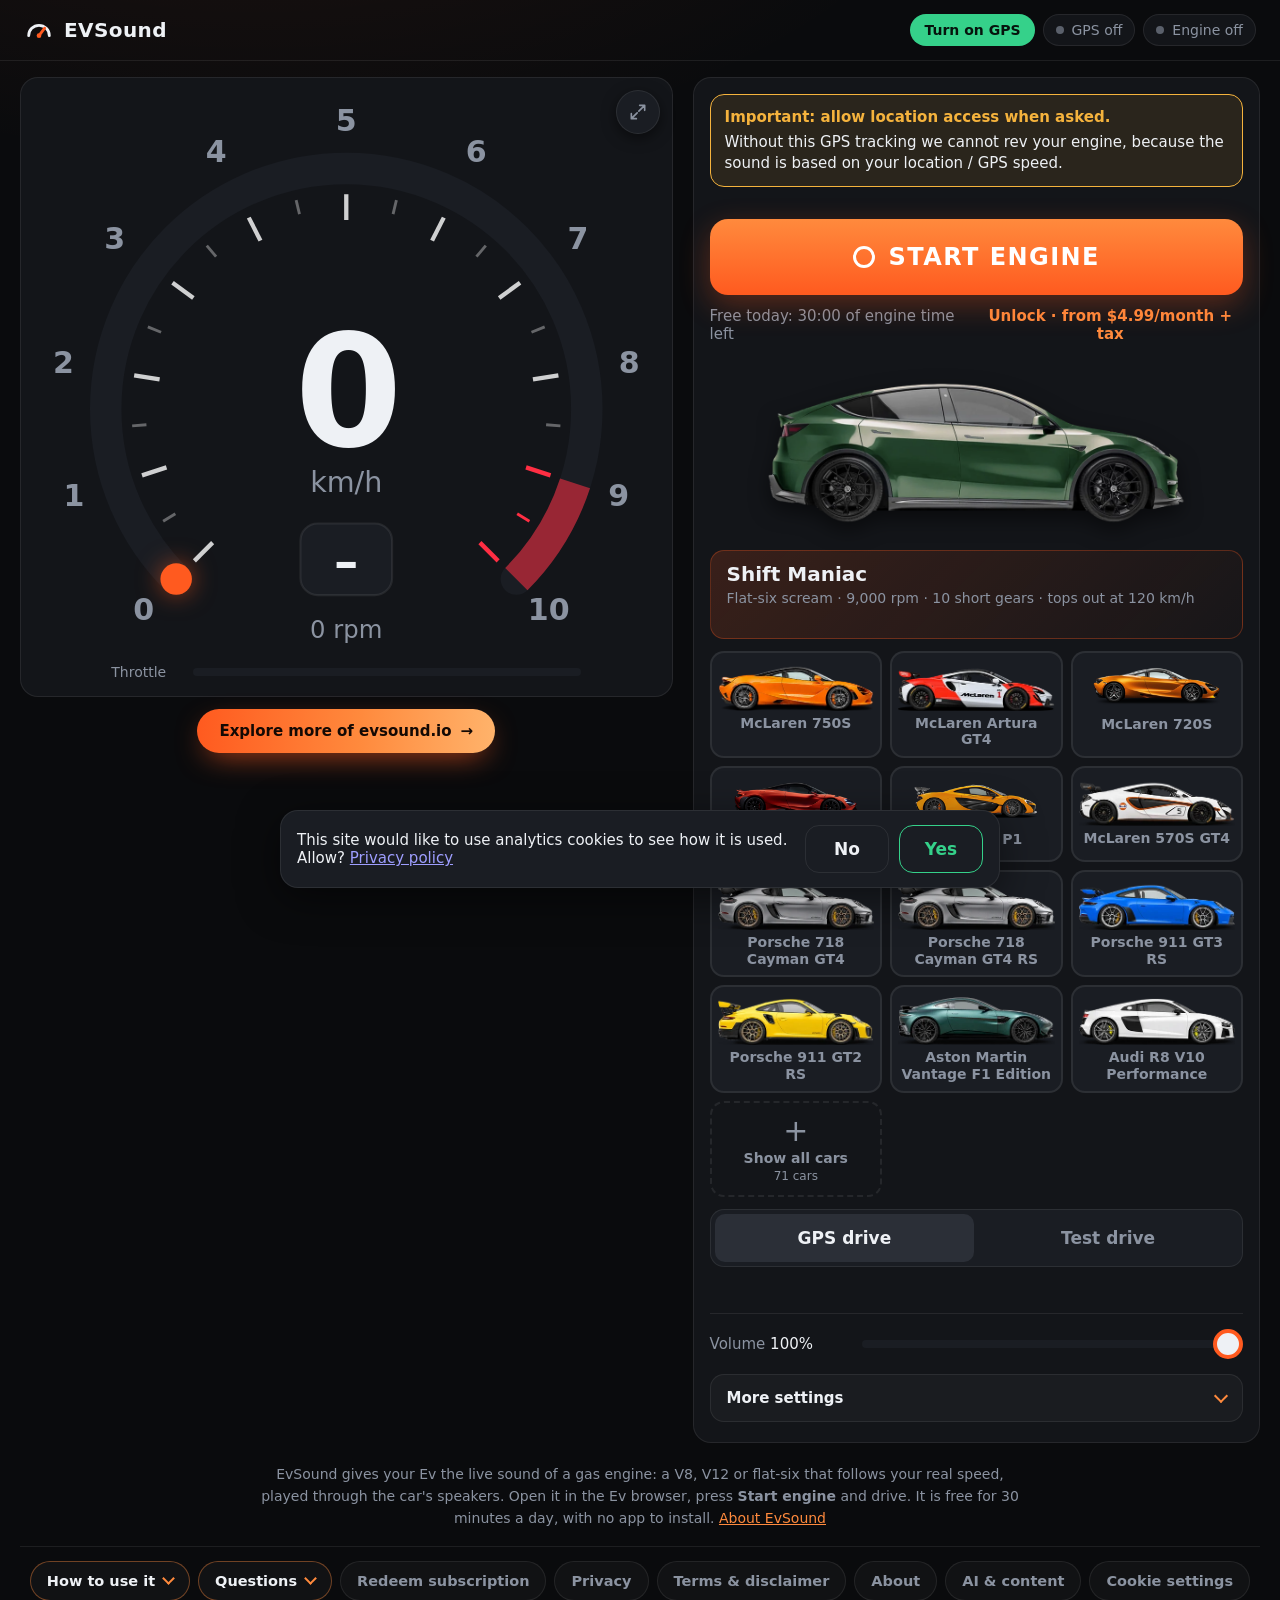
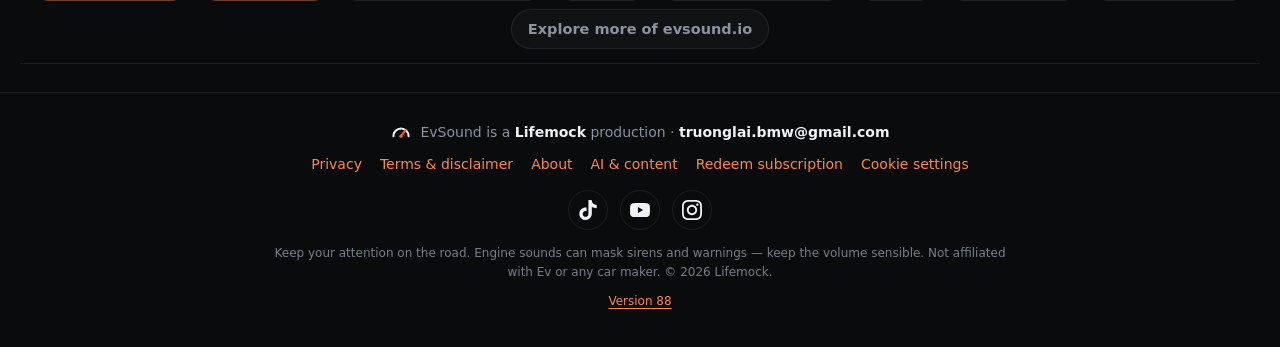
<file: index.html>
<!DOCTYPE html><html lang="en"><head>
<!--
description: Main EvSound simulator page and interface.
createdDate: 2026-11-17
maintainer: Truong Lai
-->
  <meta charset="utf-8">
  <meta name="viewport" content="width=device-width, initial-scale=1, viewport-fit=cover">
  <meta name="theme-color" content="#0a0b0d">
  <meta name="color-scheme" content="dark">
  <title>EvSound – Gas Engine Sound &amp; V8 Noise for Your Ev</title>
  <meta name="description" content="Engine sound for your Ev: a live V8, V12 or flat-six, or an electric motor sound, that follows your speed. For Model 3, Y, S, X and Cybertruck.">
  <link rel="canonical" href="https://evsound.io/">
  <meta name="robots" content="index, follow, max-image-preview:large">
  <meta property="og:type" content="website">
  <meta property="og:site_name" content="EvSound">
  <meta property="og:url" content="https://evsound.io/">
  <meta property="og:title" content="EvSound – Gas Engine Sound for Your Ev">
  <meta property="og:description" content="Make your Ev sound like a gasoline car, or something new: a live V8, V12 or flat-six engine, or an electric buzz, that follows your GPS speed. Runs in the Ev browser.">
  <meta property="og:image" content="images/og.png">
  <meta property="og:image:width" content="1200">
  <meta property="og:image:height" content="630">
  <meta property="og:image:alt" content="EvSound: gas engine sound for your Ev">
  <meta name="twitter:card" content="summary_large_image">
  <meta name="twitter:title" content="EvSound – Gas Engine Sound for Your Ev">
  <meta name="twitter:description" content="A live V8, V12 or flat-six engine sound for your Ev that follows your real speed. Free for 30 minutes a day. Runs in the Ev browser.">
  <meta name="twitter:image" content="images/og.png">
  <link rel="icon" href="images/icon.svg" type="image/svg+xml">
  <link rel="icon" href="images/favicon.ico" sizes="48x48">
  <link rel="icon" href="images/icon-192.png" sizes="192x192" type="image/png">
  <link rel="apple-touch-icon" href="images/apple-touch-icon.png">
  <link rel="stylesheet" href="css/style.css">
  <script type="application/ld+json">
  {
    "@context": "https://schema.org",
    "@graph": [
      {
        "@type": "WebSite",
        "@id": "https://evsound.io/#website",
        "url": "https://evsound.io/",
        "name": "EvSound",
        "alternateName": ["Ev Sound", "evsound.io"],
        "inLanguage": "en",
        "publisher": { "@id": "https://evsound.io/#org" }
      },
      {
        "@type": "Organization",
        "@id": "https://evsound.io/#org",
        "name": "Lifemock",
        "url": "https://lifemock.com/",
        "email": "truonglai.bmw@gmail.com",
        "sameAs": ["#", "#", "#"],
        "brand": { "@type": "Brand", "name": "EvSound" }
      },
      {
        "@type": "HowTo",
        "@id": "https://evsound.io/#howto",
        "name": "How to make your Ev sound like a gas car",
        "description": "Open EvSound in the Ev browser, allow location and drive: a live engine sound follows your speed.",
        "step": [
          { "@type": "HowToStep", "position": 1, "name": "Park and open evsound.io", "text": "Open evsound.io in the Ev browser while parked. Bookmark it so it is one tap away next time." },
          { "@type": "HowToStep", "position": 2, "name": "Press Start engine and allow location", "text": "The engine is driven by your GPS speed, so without location access it cannot rev. Your location stays in the browser." },
          { "@type": "HowToStep", "position": 3, "name": "Turn up the media volume and drive", "text": "The engine plays through the car speakers, like music, and follows your speed. Accelerate harder for more revs." },
          { "@type": "HowToStep", "position": 4, "name": "Hold Rev at a light", "text": "Stopped at a light? Hold Rev to blip the throttle." }
        ]
      },
      {
        "@type": "WebApplication",
        "@id": "https://evsound.io/#app",
        "name": "EvSound",
        "url": "https://evsound.io/",
        "image": "https://evsound.io/img/og.png",
        "description": "Gas engine sound for Ev and other electric cars. A V8, V12 or flat-six engine noise, or an electric buzz, is synthesized live in the browser and follows your GPS speed.",
        "applicationCategory": "EntertainmentApplication",
        "operatingSystem": "Any modern web browser, including the Ev in-car browser",
        "browserRequirements": "Requires JavaScript, Web Audio and location access",
        "isPartOf": { "@id": "https://evsound.io/#website" },
        "offers": [
          {
            "@type": "Offer",
            "name": "Free daily trial",
            "description": "30 minutes of engine time every day",
            "price": "0",
            "priceCurrency": "USD"
          },
          {
            "@type": "Offer",
            "name": "EvSound Pro (monthly)",
            "description": "Unlimited engine time, up to 2 cars, cancel any time",
            "price": "4.99",
            "priceCurrency": "USD",
            "priceSpecification": {
              "@type": "UnitPriceSpecification",
              "price": "4.99",
              "priceCurrency": "USD",
              "valueAddedTaxIncluded": false,
              "referenceQuantity": { "@type": "QuantitativeValue", "value": 1, "unitCode": "MON" }
            }
          },
          {
            "@type": "Offer",
            "name": "EvSound Pro (yearly)",
            "description": "Unlimited engine time, up to 2 cars, cancel any time",
            "price": "49.99",
            "priceCurrency": "USD",
            "priceSpecification": {
              "@type": "UnitPriceSpecification",
              "price": "49.99",
              "priceCurrency": "USD",
              "valueAddedTaxIncluded": false,
              "referenceQuantity": { "@type": "QuantitativeValue", "value": 1, "unitCode": "ANN" }
            }
          }
        ]
      },
      {
        "@type": "FAQPage",
        "@id": "https://evsound.io/#faq",
        "isPartOf": { "@id": "https://evsound.io/#website" },
        "mainEntity": [
          {
            "@type": "Question",
            "name": "How do I make my Ev sound like a gas car?",
            "acceptedAnswer": { "@type": "Answer", "text": "While parked, open evsound.io in the Ev browser, press Start engine and allow location access. Turn up the media volume and drive: the engine sound follows your speed. Bookmark the page so it is one tap away next time." }
          },
          {
            "@type": "Question",
            "name": "Does it play outside the car, like Boombox?",
            "acceptedAnswer": { "@type": "Answer", "text": "No. EvSound plays inside the car through the regular speakers, like music. A web page cannot use the external Boombox speaker." }
          },
          {
            "@type": "Question",
            "name": "Why does it need my location?",
            "acceptedAnswer": { "@type": "Answer", "text": "The engine noise is driven by your speed, and the browser measures speed with GPS. Your location stays in the browser and is never sent anywhere." }
          },
          {
            "@type": "Question",
            "name": "Is there a delay in the sound?",
            "acceptedAnswer": { "@type": "Answer", "text": "A short one. In a Ev the revs follow your speed about half a second behind, and when you floor it or lift off, the engine responds after about a second. About a quarter of a second of that is the car's own audio system; the rest is because GPS only sees the car speed up after it happens. On a phone, GPS updates once a second, so the sound reacts after about 1.5 to 2 seconds." }
          },
          {
            "@type": "Question",
            "name": "Is it a recording of a real engine?",
            "acceptedAnswer": { "@type": "Answer", "text": "No. Every sound is synthesized live by our own code, so the engine reacts to each change in speed instead of looping a sample." }
          },
          {
            "@type": "Question",
            "name": "Does it work in other electric cars?",
            "acceptedAnswer": { "@type": "Answer", "text": "Yes, in any car with a modern web browser and location access. You can also use it on a phone connected to the car speakers by Bluetooth. Keep the page open: the sound stops when the browser goes to the background." }
          },
          {
            "@type": "Question",
            "name": "Is EvSound free?",
            "acceptedAnswer": { "@type": "Answer", "text": "You get 30 minutes of engine time free every day. EvSound Pro costs $4.99 per month or $49.99 per year (two months free), plus tax, for unlimited driving on up to 2 cars, and you can cancel any time. You can pay by card, Apple Pay, Google Pay or Link." }
          },
          {
            "@type": "Question",
            "name": "How do I cancel my subscription?",
            "acceptedAnswer": { "@type": "Answer", "text": "Subscriptions are handled by our payment partner, Stripe. If you pay $4.99 a month or $49.99 a year, whichever way you paid (card, Apple Pay, Google Pay or Link), Stripe sold it through Link: sign in at link.com with the email address you paid with and cancel it there. If you pay $3 a month, open the subscription page and enter the email address you paid with; Stripe will email you a link to sign in, where you can cancel. You keep Pro until the end of the month or year you paid for, and you will not be charged again. This works the same for yearly plans: you can cancel any time, and you keep Pro for the rest of the year. The unused part is not refunded, unless the law where you live requires it." }
          },
          {
            "@type": "Question",
            "name": "Can I use my subscription on my phone or another device?",
            "acceptedAnswer": { "@type": "Answer", "text": "Yes, no need to pay again. One subscription covers up to 2 devices, such as your car and your phone. Tap Redeem subscription under the Start engine button. The browser you paid with unlocks at once; on any other device, tap Add another device on a Pro device to get a one-time code and type it in." }
          }
        ]
      }
    ]
  }
  </script>
</head>
<body>
  <header class="topbar">
    <div class="brand">
      <svg class="brand-mark" viewBox="0 0 32 32" aria-hidden="true">
        <path d="M5 22a11 11 0 1 1 22 0" fill="none" stroke="currentColor" stroke-width="3" stroke-linecap="round"></path>
        <path d="M16 22l6-8" stroke="var(--accent)" stroke-width="3" stroke-linecap="round"></path>
        <circle cx="16" cy="22" r="2.5" fill="var(--accent)"></circle>
      </svg>
      <h1 class="brand-name">EVSound<span class="brand-pro" id="brandPro" hidden=""> Pro</span></h1>
    </div>
    <div class="chips">
      <button type="button" class="gps-on-btn" id="gpsOnBtn" hidden="">Turn on GPS</button>
      <span class="chip" id="gpsChip" data-state="off">GPS off</span>
      <span class="chip" id="audioChip" data-state="off">Engine off</span>
    </div>
  </header>

  <main class="dash">
    <!-- Left column: the gauge box, and under it the way to the story page,
         only without Pro (js/help.js). -->
    <div class="gauge-col">
      <section class="gauge-panel" aria-label="Instrument cluster">
        <div class="gauge">
          <svg id="tach" viewBox="-16 -20 432 390" role="img" aria-label="Speed, gear and engine speed">
            <path id="tachTrack" class="tach-track" pathLength="100"></path>
            <path id="tachRed" class="tach-red"></path>
            <path id="tachValue" class="tach-value" pathLength="100" stroke-dasharray="0 100"></path>
            <g id="tachTicks"></g>
            <text id="speed" class="g-speed" x="200" y="226">0</text>
            <text id="unit" class="g-unit" x="200" y="258">km/h</text>
            <rect class="g-gear-box" x="168" y="280" width="64" height="50" rx="12"></rect>
            <text id="gear" class="g-gear" x="200" y="306">–</text>
            <text class="g-rpm" x="200" y="360"><tspan id="rpm">0</tspan> rpm</text>
          </svg>
        </div>
        <div class="bars">
          <div class="bar"><span class="bar-label">Throttle</span><div class="bar-track"><div class="bar-fill" id="throttleBar"></div></div></div>
        </div>
        <div class="pedals demo-only">
          <button type="button" class="pedal pedal-brake" data-pedal="brake" aria-label="Brake: press lower to brake harder">
            Brake
            <span class="pedal-plate" aria-hidden="true"><i></i><i></i><i></i><i></i><i></i><i></i></span>
          </button>
          <button type="button" class="pedal pedal-gas" data-pedal="gas" aria-label="Gas: the top holds your speed, press lower to accelerate">
            Gas
            <span class="pedal-plate" aria-hidden="true"><i></i><i></i><i></i></span>
          </button>
        </div>
        <p class="pedal-note demo-only">The test drive reacts instantly. On the road, GPS and the car's audio add a short delay.</p>
        <!-- Top right corner: the gauge column takes the full width, the controls move under it, and back (app.js). -->
        <button type="button" class="gauge-max" id="gaugeMax" aria-pressed="false" aria-label="Maximize gauge" title="Maximize gauge">
          <svg class="ico-max" viewBox="0 0 24 24" aria-hidden="true"><path d="M14 4h6v6M20 4l-7 7M10 20H4v-6M4 20l7-7"></path></svg>
          <svg class="ico-min" viewBox="0 0 24 24" aria-hidden="true"><path d="M19 10h-5V5M14 10l7-7M5 14h5v5M10 14l-7 7"></path></svg>
        </button>
      </section>
      <!-- With the gauge maximized, the free engine time left shows to the left of Explore (app.js). -->
      <div class="gauge-foot">
        <span class="gauge-time" id="gaugeTime"></span>
        <a class="explore-link" href="explore.html" hidden="">Explore more of evsound.io<span aria-hidden="true">→</span></a>
      </div>
    </div>

    <section class="control-panel" aria-label="Controls">
      <div class="gps-warn" id="gpsWarn" role="alert" hidden="">
        <strong>Important: allow location access when asked.</strong>
        <span>Without this GPS tracking we cannot rev your engine, because the sound is based on your location / GPS speed.</span>
        <button type="button" class="link-btn" id="gpsWarnHelp" hidden="">How to turn location on</button>
      </div>
      <button class="start-btn" id="startBtn" type="button">
        <span class="start-ring" aria-hidden="true"></span>
        <span id="startLabel">Start engine</span>
      </button>

      <div class="pro-line" id="proLine">
        <span id="proText"></span>
        <button type="button" class="link-btn" id="proBtn">Unlock · from $4.99/month + tax</button>
        <button type="button" class="link-btn" id="redeemBtn" hidden="">Redeem subscription</button>
      </div>

      <div class="car-hero pick-art" id="carHero"><img alt=""></div>
      <div class="car-card">
        <div class="car-name" id="carName">Porsche 911 GT3</div>
        <div class="car-tag" id="carTag"></div>
      </div>

      <div class="car-picker" id="carPicker" role="radiogroup" aria-label="Car"></div>

      <div class="segmented" role="radiogroup" aria-label="Speed source">
        <button type="button" role="radio" data-mode="gps" aria-checked="true">GPS drive</button>
        <button type="button" role="radio" data-mode="demo" aria-checked="false">Test drive</button>
      </div>

      <button type="button" class="pad pad-rev" data-pad="rev">Rev<small>hold while stopped</small></button>
      <button type="button" class="ghost-btn demo-only" id="demoBtn">▶ Play demo run</button>

      <div class="status" id="status" role="status" aria-live="polite"></div>

      <div class="settings">
        <label class="slider">
          <span>Volume <output id="volumeOut"></output></span>
          <input type="range" id="volume" min="0" max="100" step="1">
        </label>
        <!-- Everything but Volume folds away under "More settings" (app.js
             opens it and remembers open or closed). The Pro line stays out. -->
        <button type="button" class="more-btn" id="moreBtn" aria-expanded="false" aria-controls="moreSettings">More settings</button>
        <div class="more-settings" id="moreSettings" hidden="">
          <div class="slider">
            <div class="slider-heading">
              <label class="slider-label" for="intensity">Intensity</label>
              <span class="setting-tip">
                <button type="button" class="setting-tip-button" aria-label="Thông tin về Intensity" aria-describedby="intensityTip" aria-expanded="false">i</button>
                <span class="setting-tooltip" id="intensityTip" role="tooltip">Điều chỉnh độ nhạy của động cơ khi tăng tốc và thời điểm chuyển số. Giá trị cao khiến động cơ phản hồi mạnh hơn và chuyển số muộn hơn.</span>
              </span>
              <output id="intensityOut"></output>
            </div>
            <input type="range" id="intensity" min="0" max="100" step="1">
          </div>
          <div class="slider">
            <div class="slider-heading">
              <label class="slider-label" for="character">Character</label>
              <span class="setting-tip">
                <button type="button" class="setting-tip-button" aria-label="Thông tin về Character" aria-describedby="characterTip" aria-expanded="false">i</button>
                <span class="setting-tooltip" id="characterTip" role="tooltip">Thay đổi âm sắc từ tiếng động cơ nguyên bản, êm và trầm đến tiếng máy gằn, pô thoáng và có tiếng nổ lách tách.</span>
              </span>
              <output id="characterOut"></output>
            </div>
            <input type="range" id="character" min="0" max="100" step="1">
          </div>
          <div class="slider">
            <div class="slider-heading">
              <label class="slider-label" for="crackle">Crackle</label>
              <span class="setting-tip">
                <button type="button" class="setting-tip-button" aria-label="Thông tin về Crackle" aria-describedby="crackleTip" aria-expanded="false">i</button>
                <span class="setting-tooltip" id="crackleTip" role="tooltip">Điều chỉnh mức độ tiếng pô nổ lách tách và tiếng động cơ bỏ máy. 0% là động cơ chạy êm, không có tiếng nổ.</span>
              </span>
              <output id="crackleOut"></output>
            </div>
            <input type="range" id="crackle" min="0" max="100" step="1">
          </div>
          <!-- Whine tuning: only shown when the site runs locally (see app.js). -->
          <div class="slider" data-local="" hidden="">
            <div class="slider-heading">
              <label class="slider-label" for="whinePitch">Whine pitch</label>
              <span class="setting-tip">
                <button type="button" class="setting-tip-button" aria-label="Thông tin về Whine pitch" aria-describedby="whinePitchTip" aria-expanded="false">i</button>
                <span class="setting-tooltip" id="whinePitchTip" role="tooltip">Điều chỉnh cao độ tiếng rít của mô-tơ điện. 0 giữ nguyên âm thanh gốc; -100 thấp hơn một quãng tám, +100 cao hơn một quãng tám.</span>
              </span>
              <output id="whinePitchOut"></output>
            </div>
            <input type="range" id="whinePitch" min="-100" max="100" step="1" value="0">
          </div>
          <div class="slider" data-local="" hidden="">
            <div class="slider-heading">
              <label class="slider-label" for="whineLevel">Whine volume</label>
              <span class="setting-tip">
                <button type="button" class="setting-tip-button" aria-label="Thông tin về Whine volume" aria-describedby="whineLevelTip" aria-expanded="false">i</button>
                <span class="setting-tooltip" id="whineLevelTip" role="tooltip">Điều chỉnh âm lượng tiếng rít của mô-tơ điện. 0 giữ nguyên âm lượng gốc; -100 nhỏ hơn 4 lần, +100 lớn hơn 4 lần.</span>
              </span>
              <output id="whineLevelOut"></output>
            </div>
            <input type="range" id="whineLevel" min="-100" max="100" step="1" value="0">
          </div>
          <p class="hint" id="whineInfo" data-local="" hidden=""></p>
          <div class="units">
            <span>Units</span>
            <div class="segmented small" role="radiogroup" aria-label="Speed units">
              <button type="button" role="radio" data-units="kmh" aria-checked="true">km/h</button>
              <button type="button" role="radio" data-units="mph" aria-checked="false">mph</button>
            </div>
          </div>
          <div class="units" id="autoplaySwitch">
            <span>Autoplay last engine</span>
            <div class="segmented small" role="radiogroup" aria-label="Autoplay last engine">
              <button type="button" role="radio" data-autoplay="on" aria-checked="false">On</button>
              <button type="button" role="radio" data-autoplay="off" aria-checked="true">Off</button>
            </div>
          </div>
        </div>
        <div class="renew-line" id="renewLine" hidden="">EvSound <b>Pro</b> · renews <span id="renewDate"></span> · <button type="button" class="link-btn" id="transferBtn">Add another device</button></div>
      </div>
    </section>
  </main>

  <!-- At the fold: help. "How to use it" and "Questions" open in place
       (js/help.js), the rest are pages. -->
  <section class="help" aria-label="Help">
    <p class="help-intro">EvSound gives your Ev the live sound of a gas engine: a V8, V12 or flat-six that follows your real speed, played through the car's speakers. Open it in the Ev browser, press <b>Start engine</b> and drive. It is free for 30 minutes a day, with no app to install. <a href="about.html">About EvSound</a></p>
    <nav class="help-links" aria-label="Help and legal">
      <button type="button" class="help-tab" aria-expanded="false" aria-controls="howto">How to use it</button>
      <button type="button" class="help-tab" aria-expanded="false" aria-controls="faq">Questions</button>
      <a href="redeem.html">Redeem subscription</a>
      <a href="privacy.html">Privacy</a>
      <a href="terms.html">Terms &amp; disclaimer</a>
      <a href="about.html">About</a>
      <a href="content.html">AI &amp; content</a>
      <a href="#" data-cookie-settings="">Cookie settings</a>
      <a href="explore.html">Explore more of evsound.io</a>
    </nav>
    <div class="help-panel" id="howto" hidden="">
      <div class="help-col">
        <h2>Use it in your Ev</h2>
        <ol class="help-steps">
          <li>Open this page in the Ev browser while parked. Bookmark it so it is one tap away next time.</li>
          <li>Press <b>Start engine</b> and <b class="important">allow location access when asked</b>. Without GPS the engine cannot rev: the sound follows your location / speed.</li>
          <li>Turn up the media volume. The engine follows your speed; accelerate harder for more revs.</li>
          <li>Stopped at a light? Hold <b>Rev</b> to blip the throttle.</li>
        </ol>
        <p class="hint">Volume is always in view; the rest is under <b>More settings</b>, right below it.
          <b>Intensity</b> controls how eagerly acceleration turns into throttle and how late it shifts.
          <b>Character</b> goes from a stock, muffled engine to a lumpy cam with open pipes and crackle.
          <b>Crackle</b> sets how much the exhaust pops and the engine misfires; 0% is a clean-running engine.</p>
        <p class="hint"><b>Test drive</b> lets you hear the car without moving: press the Gas and Brake pedals (lower on the pedal presses harder; the top of Gas holds your speed), or play the demo run.</p>
        <p class="hint"><b>Autoplay last engine</b> starts the car you drove last as soon as the page opens. If the browser blocks sound until you touch the screen, tap anywhere to start it.</p>
      </div>
      <div class="help-col">
        <h2>Compatibility</h2>
        <ul class="diag" id="diag"></ul>
        <p class="hint">Location stays in this browser: it is only used to measure speed and is never sent anywhere.</p>
        <h2>Good to know</h2>
        <ul class="help-know">
          <li>Works in Model 3, Model Y, Model S, Model X and Cybertruck, in other EVs with a modern web browser, and on a phone on the car speakers over Bluetooth.</li>
          <li>Keep your music on. Play Spotify or the radio as usual and the engine sound plays along with it.</li>
          <li>It plays inside the car, like music. A web page cannot use the outside Boombox speaker.</li>
          <li>Expect a short delay: the revs follow your speed about half a second behind.</li>
          <li>Keep the page open. The sound stops when the browser goes to the background.</li>
        </ul>
      </div>
    </div>
    <div class="help-panel help-wide" id="faq" hidden="">
      <h2>Questions</h2>
      <div class="help-faq">
        <details class="faq">
          <summary>How do I make my Ev sound like a gas car?</summary>
          <p>While parked, open evsound.io in the Ev browser, press <b>Start engine</b> and allow location access. Turn up the media volume and drive: the engine sound follows your speed. Bookmark the page so it is one tap away next time.</p>
        </details>
        <details class="faq">
          <summary>Does it play outside the car, like Boombox?</summary>
          <p>No. EvSound plays inside the car through the regular speakers, like music. A web page cannot use the external Boombox speaker.</p>
        </details>
        <details class="faq">
          <summary>Why does it need my location?</summary>
          <p>The engine noise is driven by your speed, and the browser measures speed with GPS. Your location stays in the browser and is never sent anywhere.</p>
        </details>
        <details class="faq">
          <summary>Is there a delay in the sound?</summary>
          <p>A short one. In a Ev the revs follow your speed about half a second behind, and when you floor it or lift off, the engine responds after about a second. About a quarter of a second of that is the car's own audio system; the rest is because GPS only sees the car speed up after it happens. On a phone, GPS updates once a second, so the sound reacts after about 1.5 to 2 seconds.</p>
        </details>
        <details class="faq">
          <summary>Is it a recording of a real engine?</summary>
          <p>No. Every sound is synthesized live by our own code, so the engine reacts to each change in speed instead of looping a sample.</p>
        </details>
        <details class="faq">
          <summary>Does it work in other electric cars?</summary>
          <p>Yes, in any car with a modern web browser and location access. You can also use it on a phone connected to the car speakers by Bluetooth. Keep the page open: the sound stops when the browser goes to the background.</p>
        </details>
        <details class="faq">
          <summary>Is EvSound free?</summary>
          <p>You get 30 minutes of engine time free every day. EvSound Pro costs $4.99 per month or $49.99 per year (two months free), plus tax, for unlimited driving on up to 2 cars, and you can cancel any time. You can pay by card, Apple Pay, Google Pay or Link.</p>
        </details>
        <details class="faq">
          <summary>How do I cancel my subscription?</summary>
          <p>Subscriptions are handled by our payment partner, Stripe.</p>
          <p><b>$4.99 a month or $49.99 a year:</b> whichever way you paid (card, Apple Pay, Google Pay or Link), Stripe sold it through Link. Sign in at <a href="https://link.com/" rel="noopener">link.com</a> with the email address you paid with and cancel it there.</p>
          <p><b>$3 a month:</b> open the <a href="https://billing.stripe.com/p/login/14A14n79t8WC5jn8PY7g400" rel="noopener">subscription page</a> and enter the email address you paid with. Stripe will email you a link to sign in, where you can cancel.</p>
          <p>You keep Pro until the end of the month or year you paid for, and you will not be charged again. This works the same for yearly plans: you can cancel any time, and you keep Pro for the rest of the year. The unused part isn't refunded, unless the law where you live requires it.</p>
        </details>
        <details class="faq">
          <summary>Can I use my subscription on my phone or another device?</summary>
          <p>Yes, no need to pay again. One subscription covers up to 2 devices, such as your car and your phone. Tap <b>Redeem subscription</b> under the Start engine button. The browser you paid with unlocks at once; on any other device, tap <b>Add another device</b> on a Pro device to get a one-time code and type it in. <a href="redeem.html">Step-by-step guide</a>.</p>
        </details>
      </div>
    </div>
  </section>

  <footer class="foot foot-made">
    <p class="made-line"><svg class="made-mark" viewBox="0 0 32 32" aria-hidden="true"><path d="M5 22a11 11 0 1 1 22 0" fill="none" stroke="currentColor" stroke-width="3" stroke-linecap="round"></path><path d="M16 22l6-8" stroke="var(--accent)" stroke-width="3" stroke-linecap="round"></path><circle cx="16" cy="22" r="2.5" fill="var(--accent)"></circle></svg><span>EvSound is a <a href="https://lifemock.com/">Lifemock</a> production · <a href="mailto:truonglai.bmw@gmail.com">truonglai.bmw@gmail.com</a></span></p>
    <nav class="foot-links" aria-label="Legal">
      <a href="privacy.html">Privacy</a>
      <a href="terms.html">Terms &amp; disclaimer</a>
      <a href="about.html">About</a>
      <a href="content.html">AI &amp; content</a>
      <a href="redeem.html">Redeem subscription</a>
      <a href="#" data-cookie-settings="">Cookie settings</a>
    </nav>
    <p class="foot-social"><a href="#" target="_blank" rel="noopener" aria-label="Lifemock on TikTok" title="Lifemock on TikTok"><svg viewBox="0 0 24 24" aria-hidden="true"><path d="M12.525.02c1.31-.02 2.61-.01 3.91-.02.08 1.53.63 3.09 1.75 4.17 1.12 1.11 2.7 1.62 4.24 1.79v4.03c-1.44-.05-2.89-.35-4.2-.97-.57-.26-1.1-.59-1.62-.93-.01 2.92.01 5.84-.02 8.75-.08 1.4-.54 2.79-1.35 3.94-1.31 1.92-3.58 3.17-5.91 3.21-1.43.08-2.86-.31-4.08-1.03-2.02-1.19-3.44-3.37-3.65-5.71-.02-.5-.03-1-.01-1.49.18-1.9 1.12-3.72 2.58-4.96 1.66-1.44 3.98-2.13 6.15-1.72.02 1.48-.04 2.96-.04 4.44-.99-.32-2.15-.23-3.02.37-.63.41-1.11 1.04-1.36 1.75-.21.51-.15 1.07-.14 1.61.24 1.64 1.82 3.02 3.5 2.87 1.12-.01 2.19-.66 2.77-1.61.19-.33.4-.67.41-1.06.1-1.79.06-3.57.07-5.36.01-4.03-.01-8.05.02-12.07z"></path></svg></a><a href="#" target="_blank" rel="noopener" aria-label="Lifemock on YouTube" title="Lifemock on YouTube"><svg viewBox="0 0 24 24" aria-hidden="true"><path d="M23.498 6.186a3.016 3.016 0 0 0-2.122-2.136C19.505 3.545 12 3.545 12 3.545s-7.505 0-9.377.505A3.017 3.017 0 0 0 .502 6.186C0 8.07 0 12 0 12s0 3.93.502 5.814a3.016 3.016 0 0 0 2.122 2.136c1.871.505 9.376.505 9.376.505s7.505 0 9.377-.505a3.015 3.015 0 0 0 2.122-2.136C24 15.93 24 12 24 12s0-3.93-.502-5.814zM9.545 15.568V8.432L15.818 12l-6.273 3.568z"></path></svg></a><a href="#" target="_blank" rel="noopener" aria-label="Lifemock on Instagram" title="Lifemock on Instagram"><svg viewBox="0 0 24 24" aria-hidden="true"><path d="M12 0C8.74 0 8.333.015 7.053.072 5.775.132 4.905.333 4.14.63c-.789.306-1.459.717-2.126 1.384S.935 3.35.63 4.14C.333 4.905.131 5.775.072 7.053.012 8.333 0 8.74 0 12s.015 3.667.072 4.947c.06 1.277.261 2.148.558 2.913.306.788.717 1.459 1.384 2.126.667.666 1.336 1.079 2.126 1.384.766.296 1.636.499 2.913.558C8.333 23.988 8.74 24 12 24s3.667-.015 4.947-.072c1.277-.06 2.148-.262 2.913-.558.788-.306 1.459-.718 2.126-1.384.666-.667 1.079-1.335 1.384-2.126.296-.765.499-1.636.558-2.913.06-1.28.072-1.687.072-4.947s-.015-3.667-.072-4.947c-.06-1.277-.262-2.149-.558-2.913-.306-.789-.718-1.459-1.384-2.126C21.319 1.347 20.651.935 19.86.63c-.765-.297-1.636-.499-2.913-.558C15.667.012 15.26 0 12 0zm0 2.16c3.203 0 3.585.016 4.85.071 1.17.055 1.805.249 2.227.415.562.217.96.477 1.382.896.419.42.679.819.896 1.381.164.422.36 1.057.413 2.227.057 1.266.07 1.646.07 4.85s-.015 3.585-.074 4.85c-.061 1.17-.256 1.805-.421 2.227-.224.562-.479.96-.899 1.382-.419.419-.824.679-1.38.896-.42.164-1.065.36-2.235.413-1.274.057-1.649.07-4.859.07-3.211 0-3.586-.015-4.859-.074-1.171-.061-1.816-.256-2.236-.421-.569-.224-.96-.479-1.379-.899-.421-.419-.69-.824-.9-1.38-.165-.42-.359-1.065-.42-2.235-.045-1.26-.061-1.649-.061-4.844 0-3.196.016-3.586.061-4.861.061-1.17.255-1.814.42-2.234.21-.57.479-.96.9-1.381.419-.419.81-.689 1.379-.898.42-.166 1.051-.361 2.221-.421 1.275-.045 1.65-.06 4.859-.06l.045.03zm0 3.678c-3.405 0-6.162 2.76-6.162 6.162 0 3.405 2.76 6.162 6.162 6.162 3.405 0 6.162-2.76 6.162-6.162 0-3.405-2.76-6.162-6.162-6.162zM12 16c-2.21 0-4-1.79-4-4s1.79-4 4-4 4 1.79 4 4-1.79 4-4 4zm7.846-10.405c0 .795-.646 1.44-1.44 1.44-.795 0-1.44-.646-1.44-1.44 0-.794.646-1.439 1.44-1.439.793-.001 1.44.645 1.44 1.439z"></path></svg></a></p>
    <p class="made-legal">Keep your attention on the road. Engine sounds can mask sirens and warnings — keep the volume sensible.
      Not affiliated with Ev or any car maker. © 2026 Lifemock.</p>
  </footer>

  <!-- Before payModal, so the payment modal stacks on top when opened from here. -->
  <div class="modal" id="carsModal" hidden="" role="dialog" aria-modal="true" aria-labelledby="carsTitle">
    <div class="modal-card cars-card">
      <button type="button" class="modal-close" id="carsClose" aria-label="Close">×</button>
      <h2 id="carsTitle">All cars</h2>
      <p class="modal-lead" id="carsLead"></p>
      <button type="button" class="try-sort-btn" id="trySortBtn" hidden="">Test out the new way of sorting</button>
      <div class="cars-split" id="carsSplit">
        <section class="cars-col my-cars" id="myCars" hidden="" aria-labelledby="myCarsTitle">
          <h3 id="myCarsTitle">Your cars on the front page</h3>
          <div class="my-cars-list" id="myCarsList"></div>
        </section>
        <section class="cars-col" aria-labelledby="allCarsTitle">
          <div class="cars-col-head">
            <h3 id="allCarsTitle">All cars</h3>
            <p class="cars-pro-note" id="carsProNote" hidden="">With Pro you can pick your own cars and put them in any order.</p>
            <div class="segmented small cars-sort" role="group" aria-label="Sort all cars">
              <button type="button" data-sort="new" aria-pressed="false">Newest</button>
              <button type="button" data-sort="az" aria-pressed="false">A–Z</button>
            </div>
          </div>
          <div class="cars-grid" id="carsGrid"></div>
        </section>
      </div>
      <p class="try-sort-bar" id="trySortBar" hidden="">Test run: nothing you change here is kept.
        <button type="button" class="link-btn" id="trySortPro">Get Pro to keep this list</button></p>
      <p class="cars-hint" id="carsHint" role="status" aria-live="polite"></p>
    </div>
  </div>

  <div class="modal" id="payModal" hidden="" role="dialog" aria-modal="true" aria-labelledby="payTitle" data-state="wait">
    <div class="modal-card">
      <button type="button" class="modal-close" id="payClose" aria-label="Close">×</button>
      <h2 id="payTitle">Unlock EvSound</h2>
      <p class="modal-lead" id="payLead"></p>
      <div class="segmented pay-plans" id="payPlans" role="radiogroup" aria-label="Plan">
        <button type="button" role="radio" data-plan="month" aria-checked="false">Monthly<small>$4.99 / month</small></button>
        <button type="button" role="radio" data-plan="year" aria-checked="false">Yearly<small>$49.99 / year</small><em>2 months free</em></button>
      </div>
      <div class="qr" id="payQr" aria-label="QR code for payment"></div>
      <p class="pay-alt" id="payAlt" hidden=""><a id="payLink" href="#" target="_blank" rel="noopener">Pay on this device instead</a> · Already subscribed? Close this and tap Redeem subscription (<a href="redeem.html" target="_blank" rel="noopener">how it works</a>).</p>
      <p class="pay-alt pay-help"><a href="redeem.html" target="_blank" rel="noopener">How redeeming works</a></p>
      <div class="code-show" id="transferCode" hidden=""></div>
      <form class="code-form" id="redeemForm" hidden="" autocomplete="off">
        <input type="text" id="redeemCode" maxlength="12" placeholder="ABCD-2345" autocapitalize="characters" autocomplete="off" autocorrect="off" spellcheck="false" aria-label="Code from your other device">
        <button type="submit" class="ghost-btn">Redeem</button>
      </form>
      <p class="pay-hint" id="payHint" role="status" aria-live="polite"></p>
      <button type="button" class="ghost-btn" id="payRetry" hidden="">Try again</button>
      <p class="pay-price">Prices plus tax · pay by card, Apple Pay, Google Pay or Link · cancel any time</p>
    </div>
  </div>

  <div class="modal" id="gpsHelp" hidden="" role="dialog" aria-modal="true" aria-labelledby="gpsHelpTitle">
    <div class="modal-card help-card">
      <button type="button" class="modal-close" id="gpsHelpClose" aria-label="Close">×</button>
      <h2 id="gpsHelpTitle">Location is blocked</h2>
      <p class="modal-lead">EvSound needs your location to measure speed. The browser remembers "Never allow", so it has to be switched back on:</p>
      <h3>Ev browser</h3>
      <ol>
        <li>Tap the lock or info icon next to the address, if one is shown, and set <b>Location</b> to <b>Allow</b>.</li>
        <li>Check the car's own privacy setting: <b>Controls → Software → Data Sharing</b>.</li>
        <li>Still blocked? The permission is stored per address, so open the site under a different address (for example with or without <b>www.</b>) and allow it when asked.</li>
      </ol>
      <h3>Chrome / Edge</h3>
      <ol><li>Click the lock or sliders icon left of the address, set <b>Location</b> to <b>Allow</b> (or <b>Reset permission</b>).</li></ol>
      <h3>Safari</h3>
      <ol><li>Mac: Safari → Settings → Websites → Location. iPhone: tap <b>aA</b> → Website Settings → Location.</li></ol>
      <p class="pay-hint">Then reload the page and press <b>Start engine</b> again. Or use <b>Test drive</b> without GPS.</p>
    </div>
  </div>

  <script src="js/qrcode.js"></script>
  <script src="js/cars.js"></script>
  <script src="js/engine-dsp.js"></script>
  <script src="js/vehicle.js"></script>
  <script src="js/gps.js"></script>
  <script src="js/audio.js"></script>
  <script src="js/thruster-fx.js"></script>
  <script src="js/paywall.js"></script>
  <script src="js/car-photos.js"></script>
  <script src="js/app.js"></script>
  <script src="js/help.js"></script>
  <script src="js/consent.js"></script>
  <script src="js/version.js"></script>


</body></html>
</file>
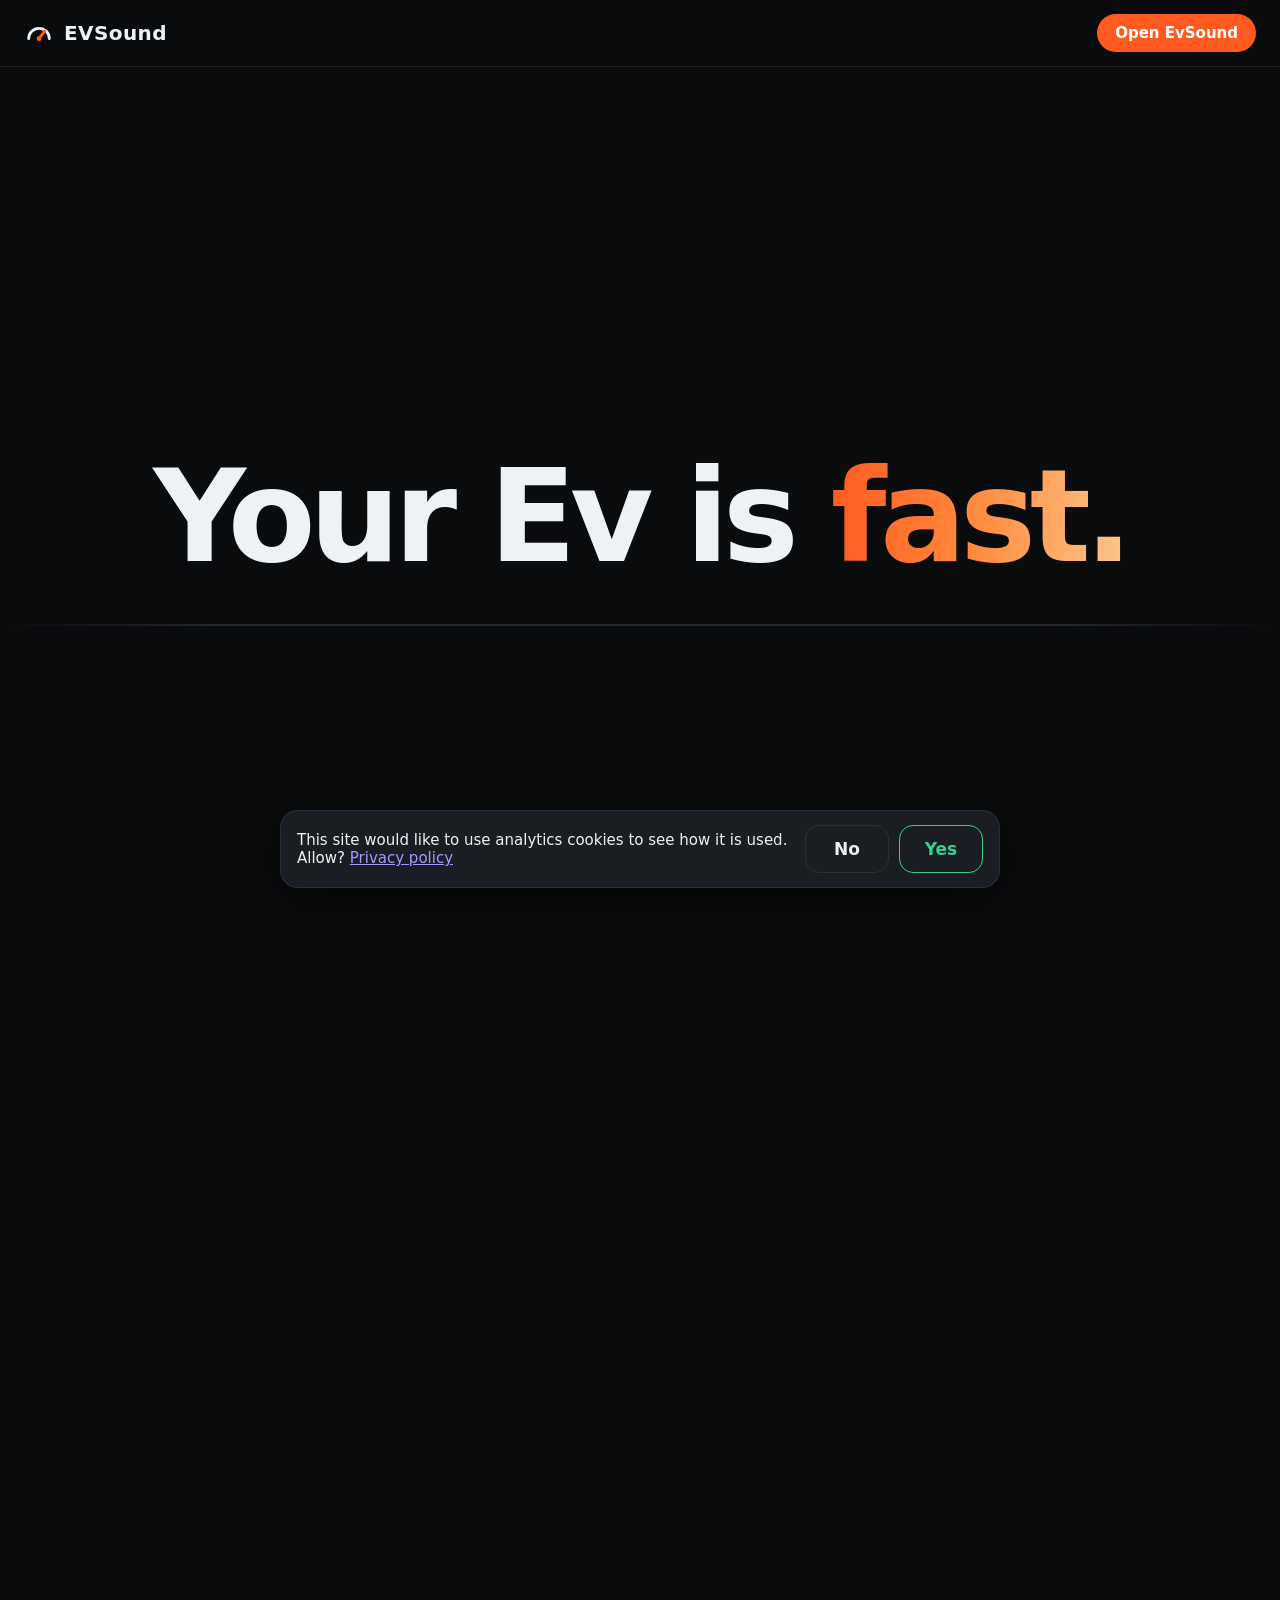
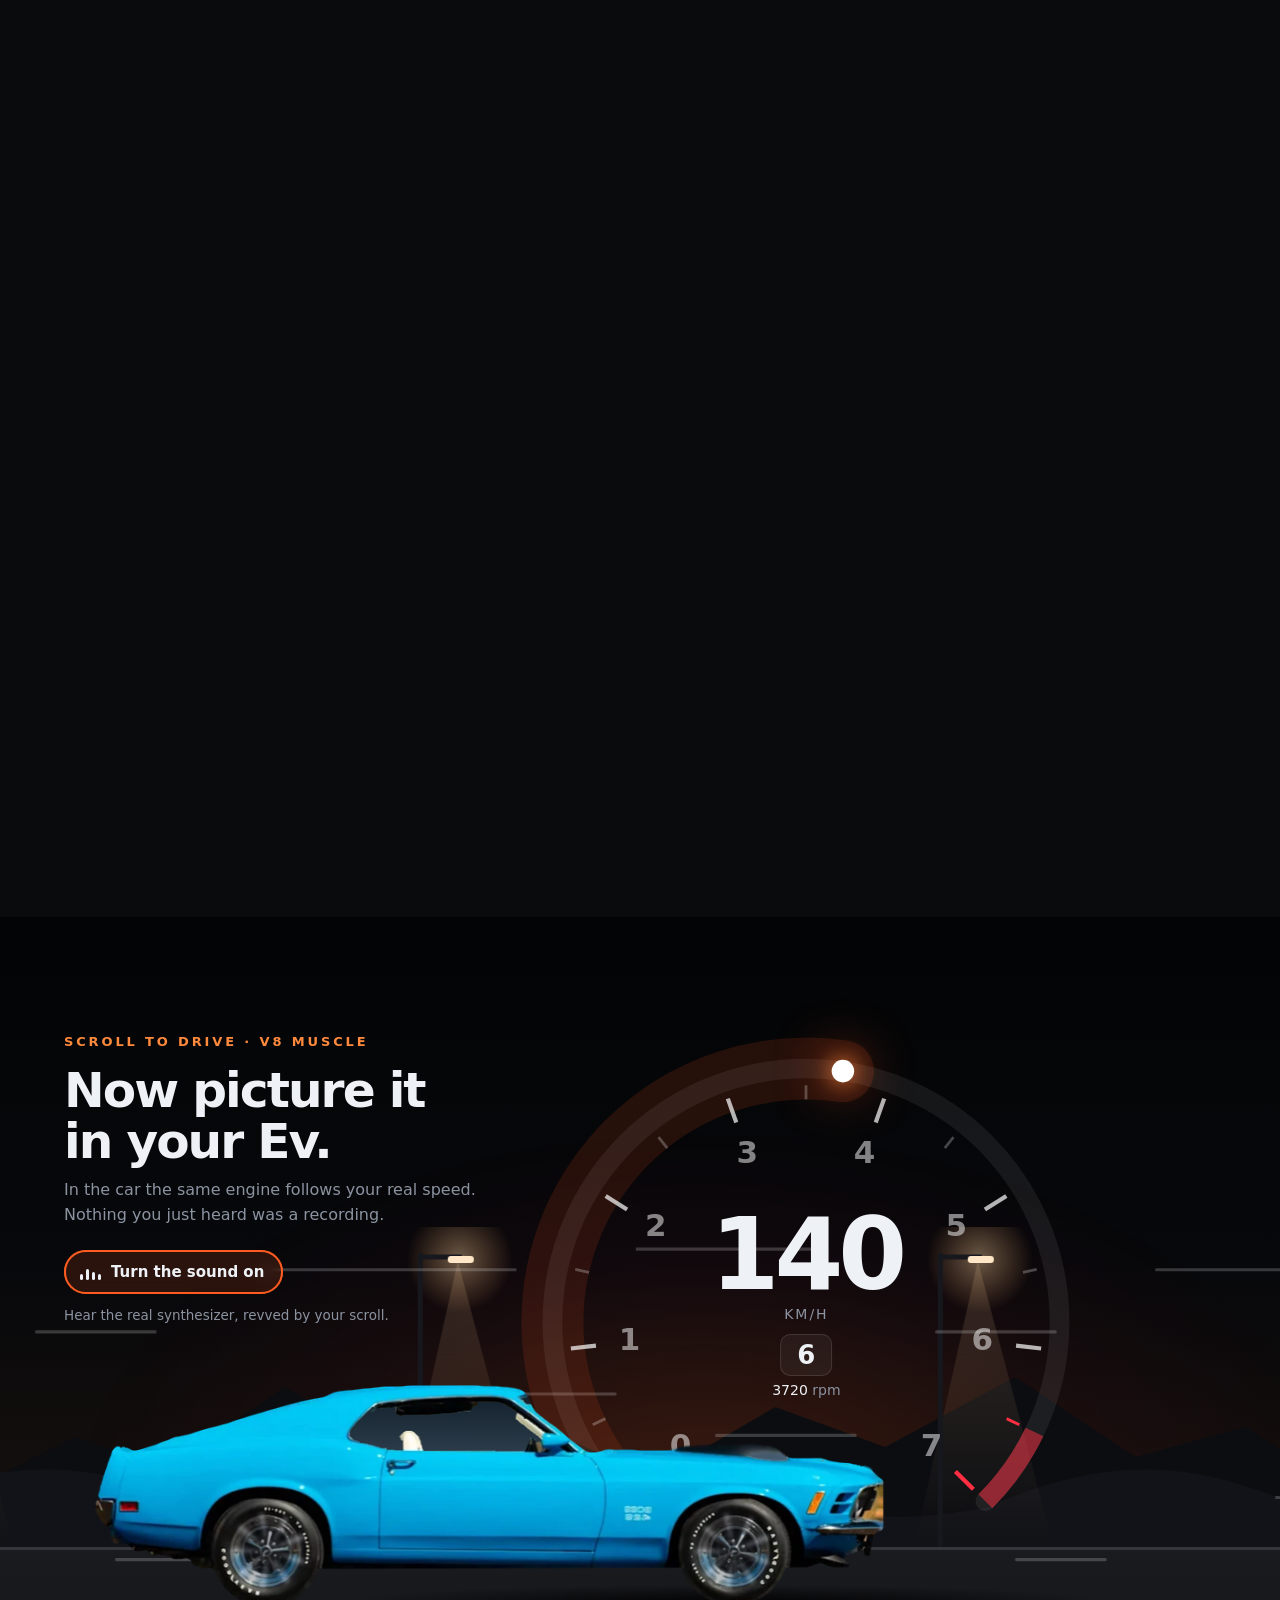
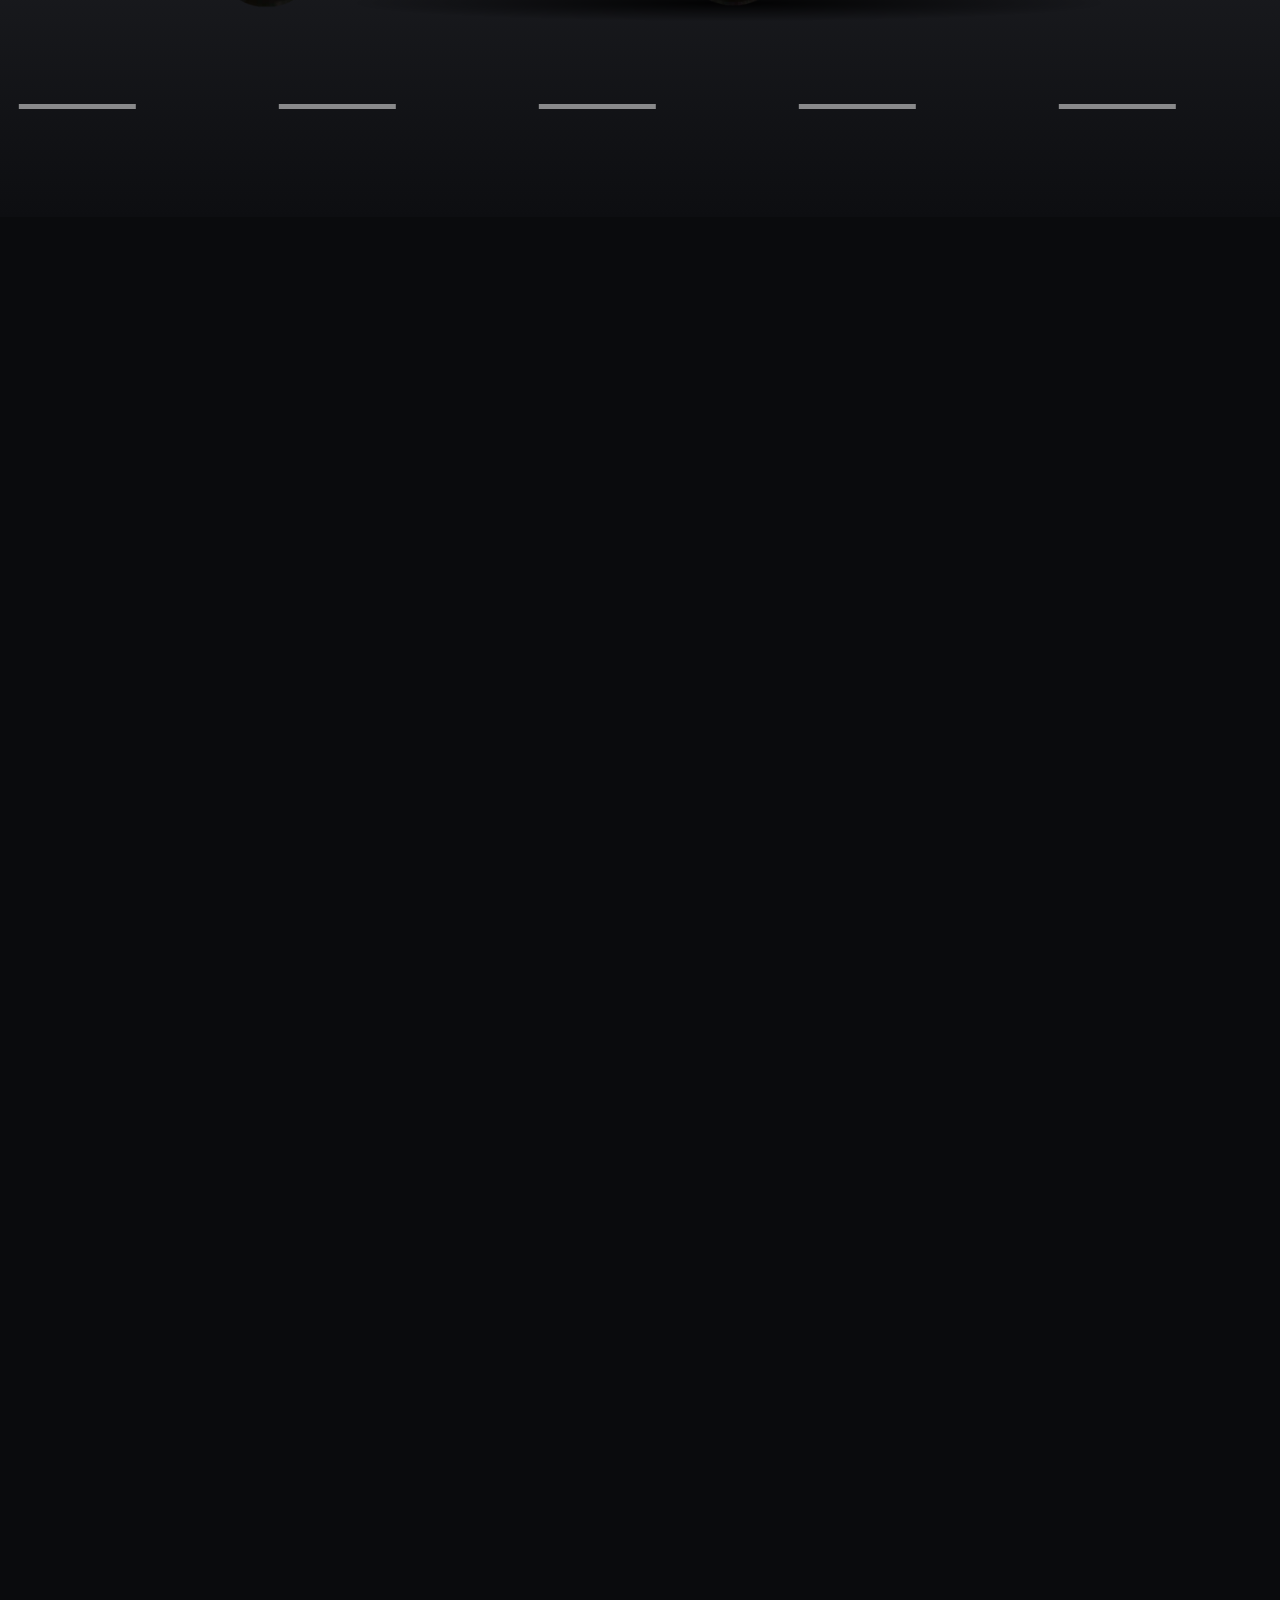
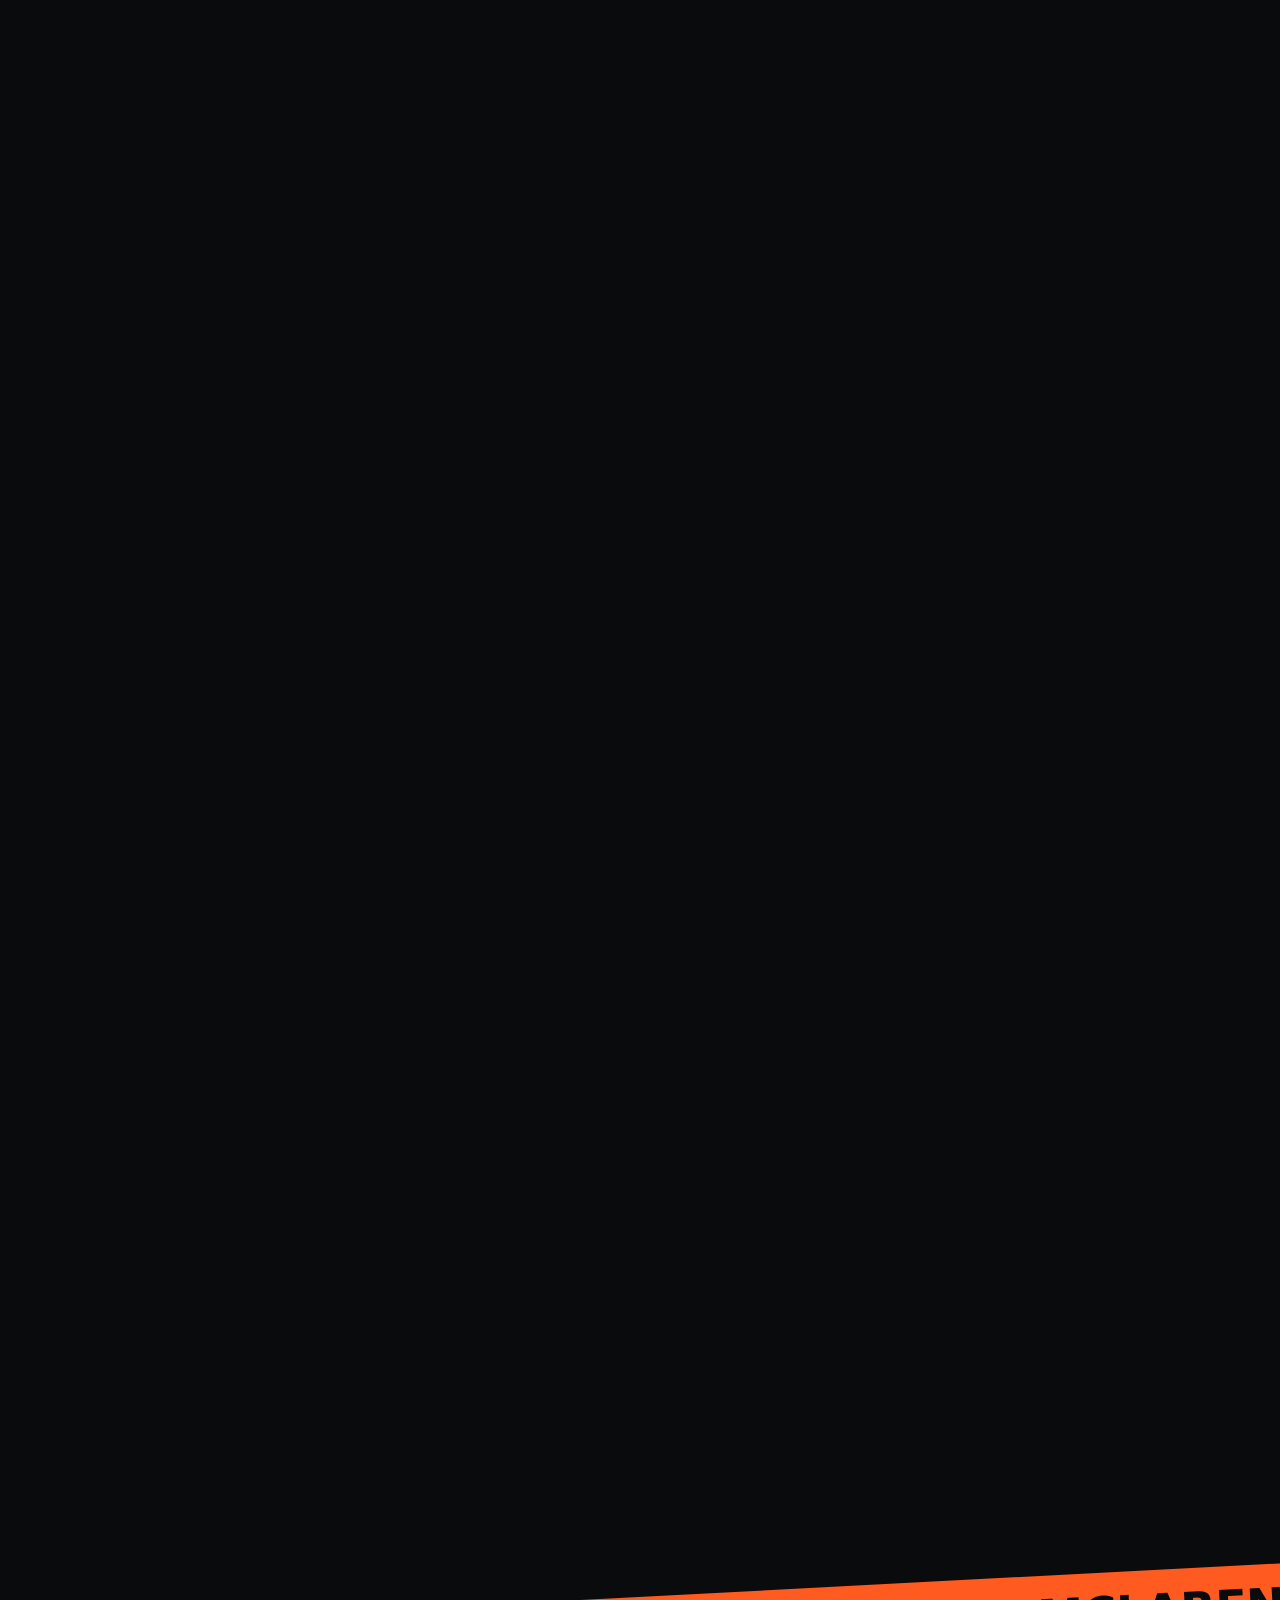
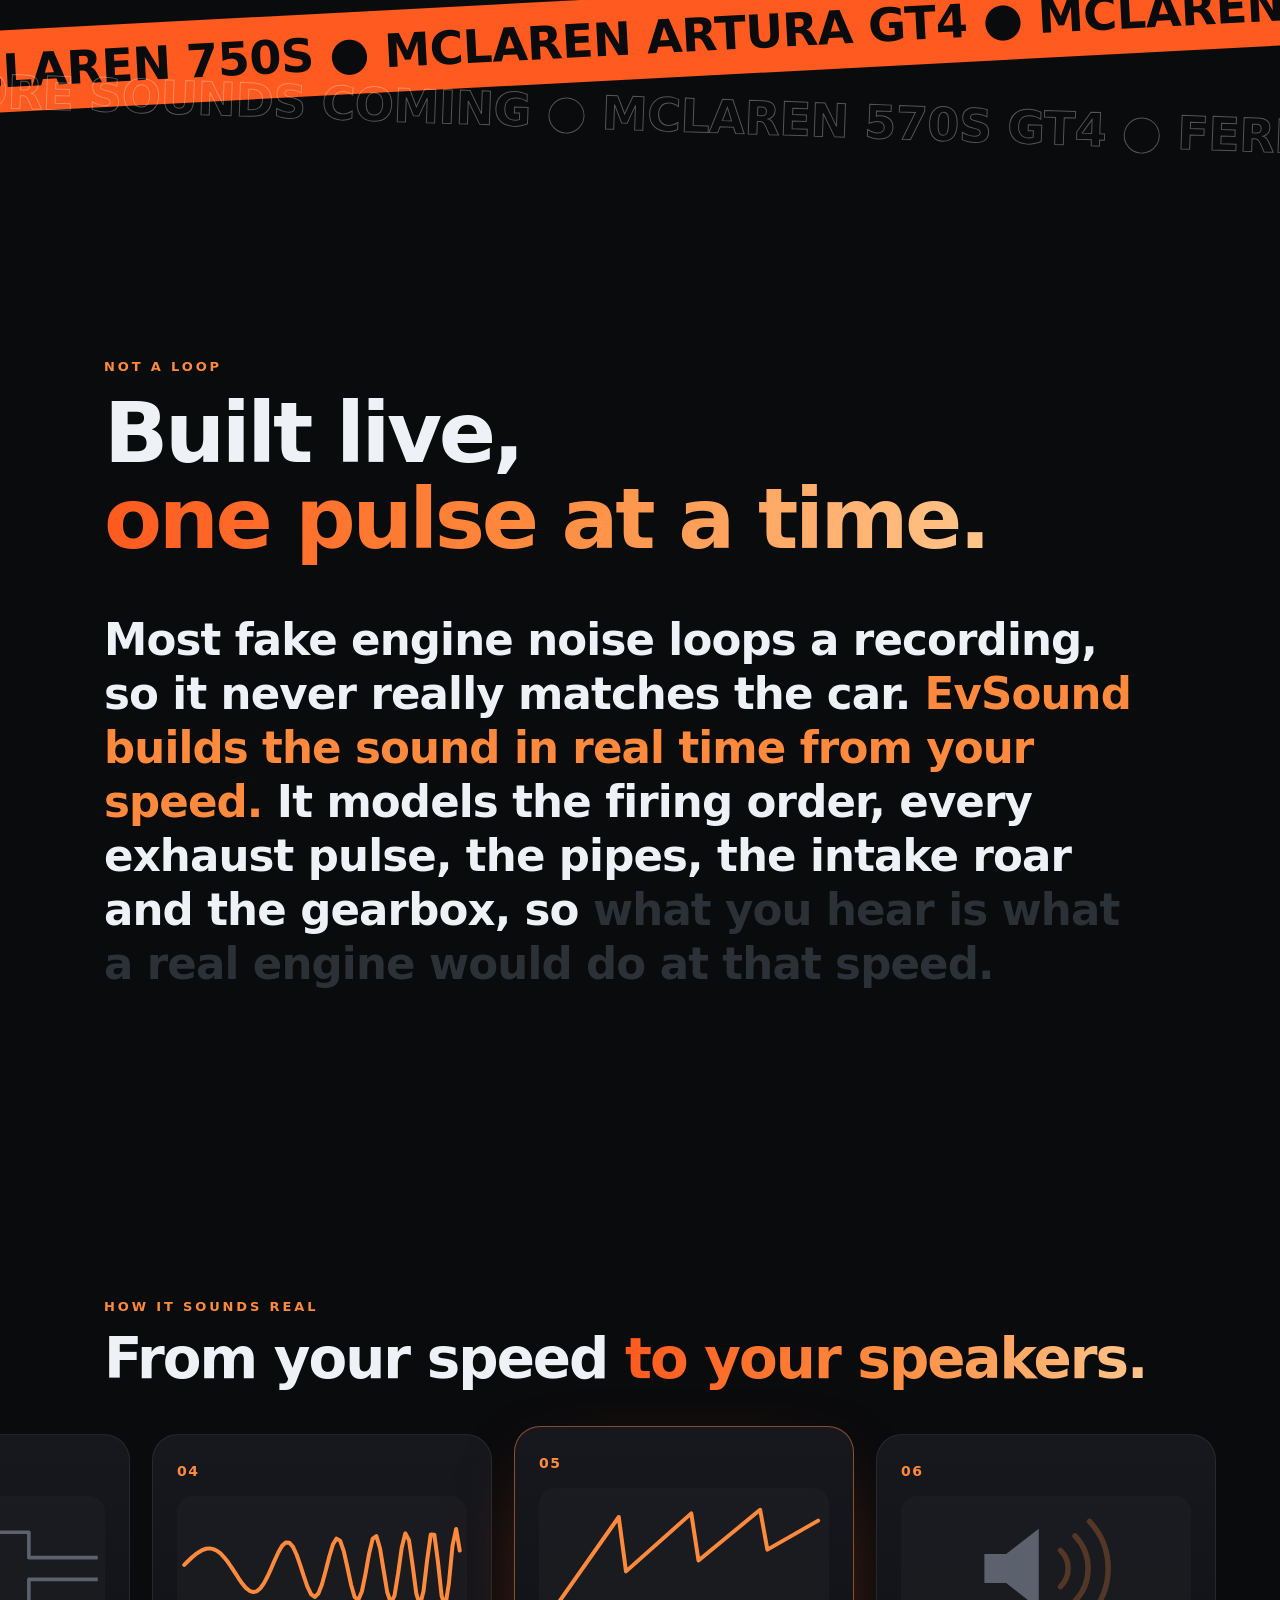
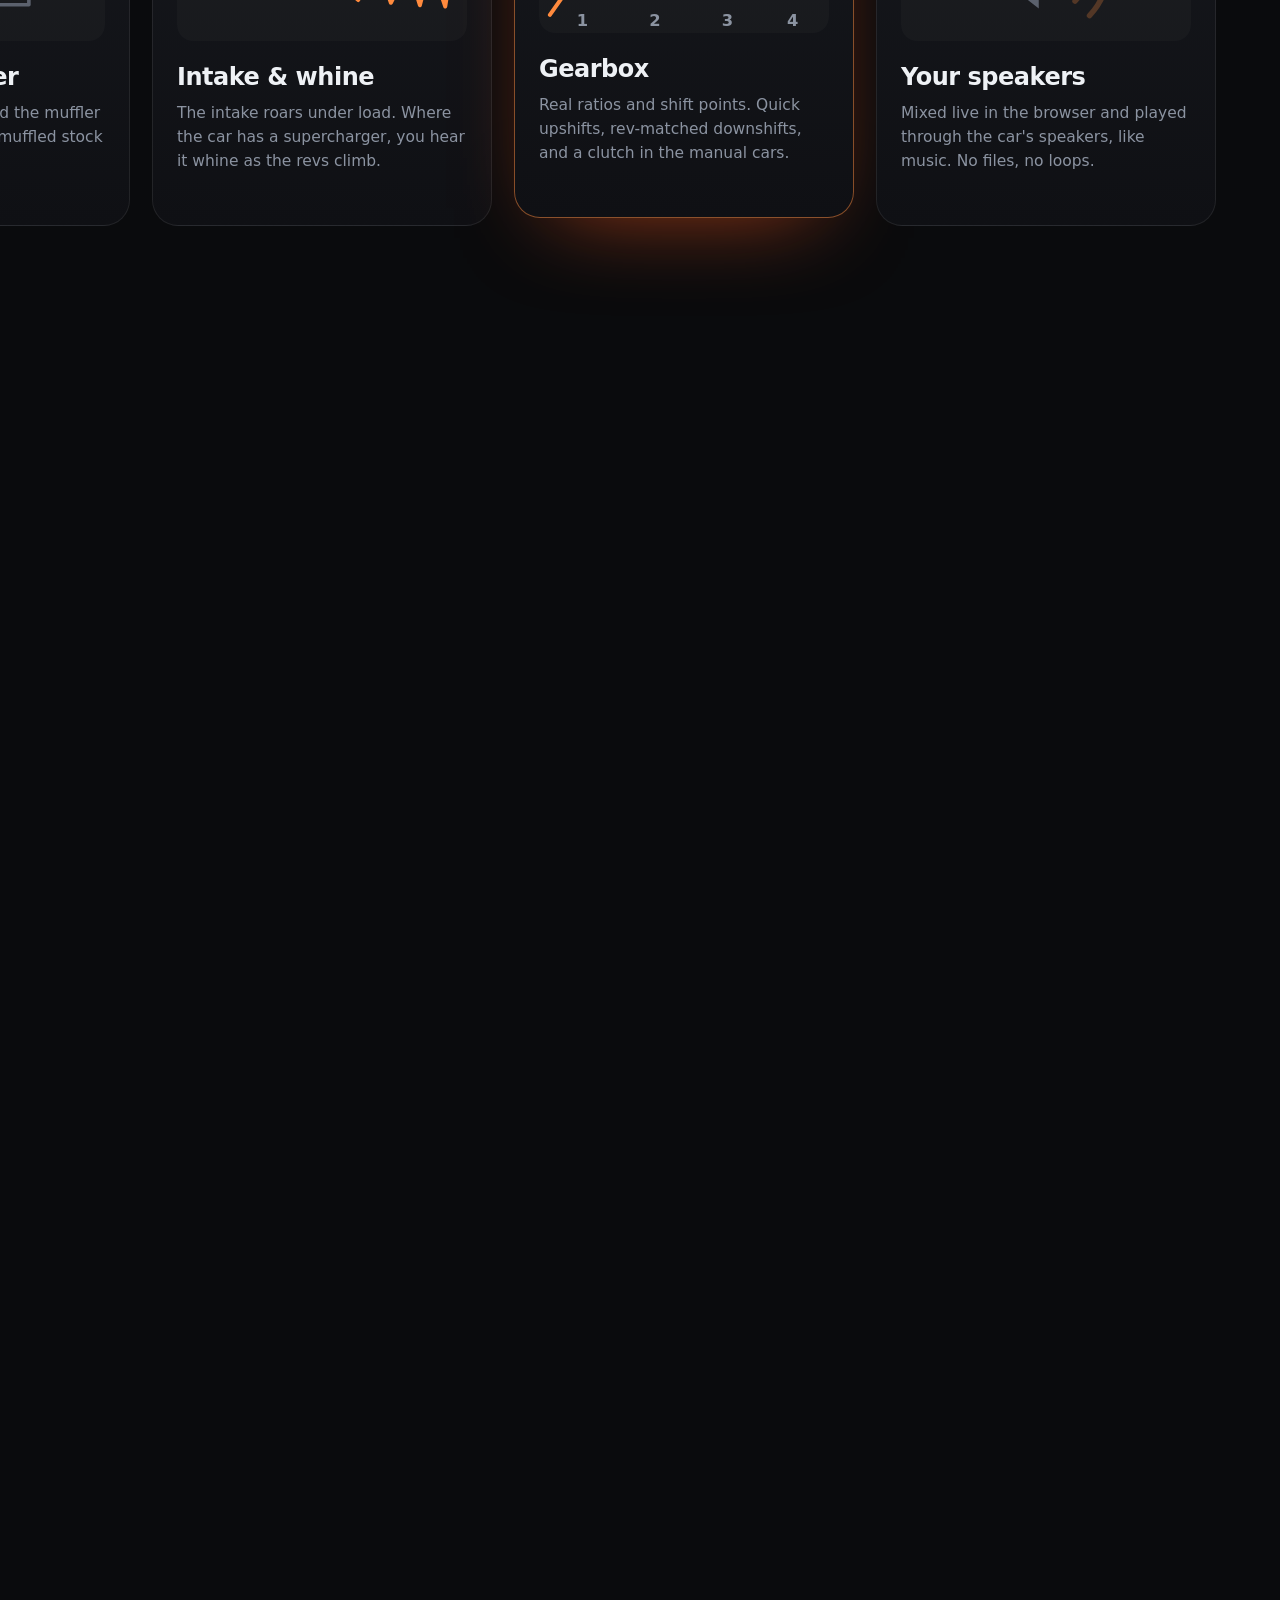
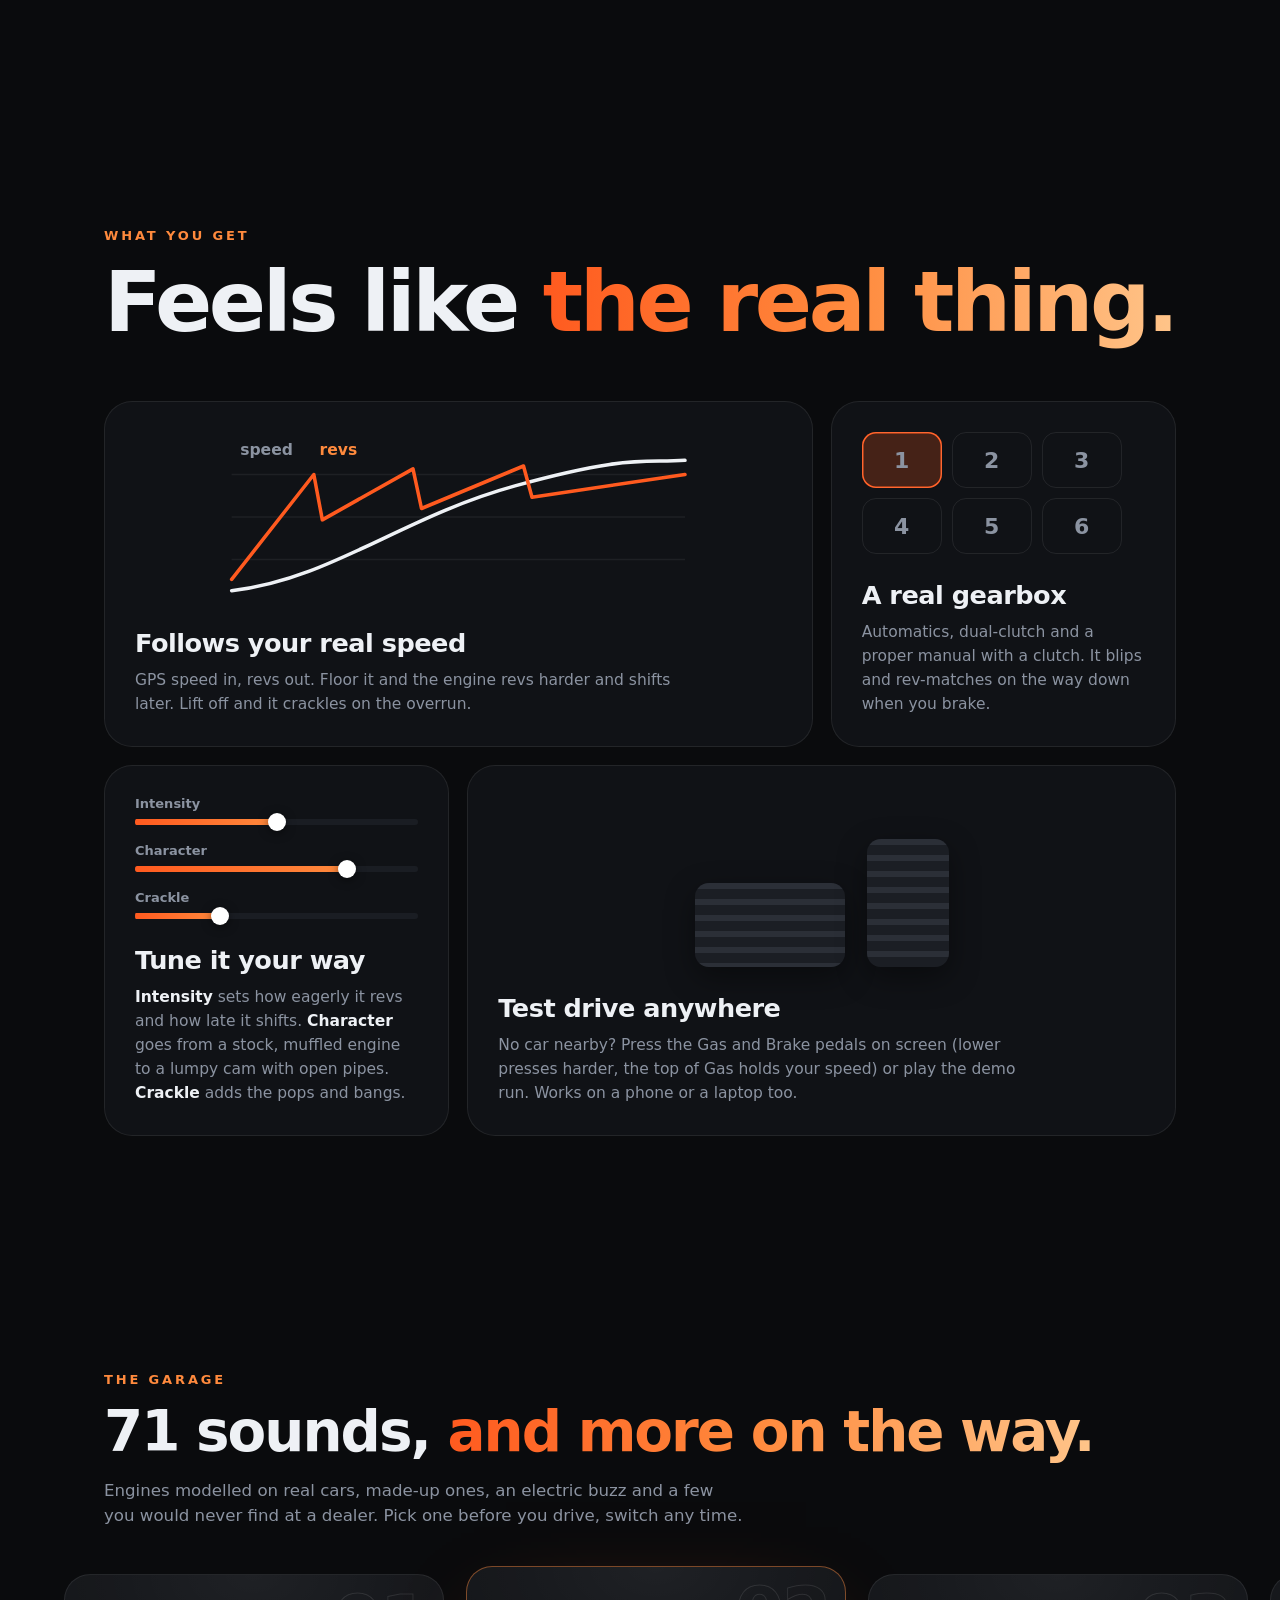
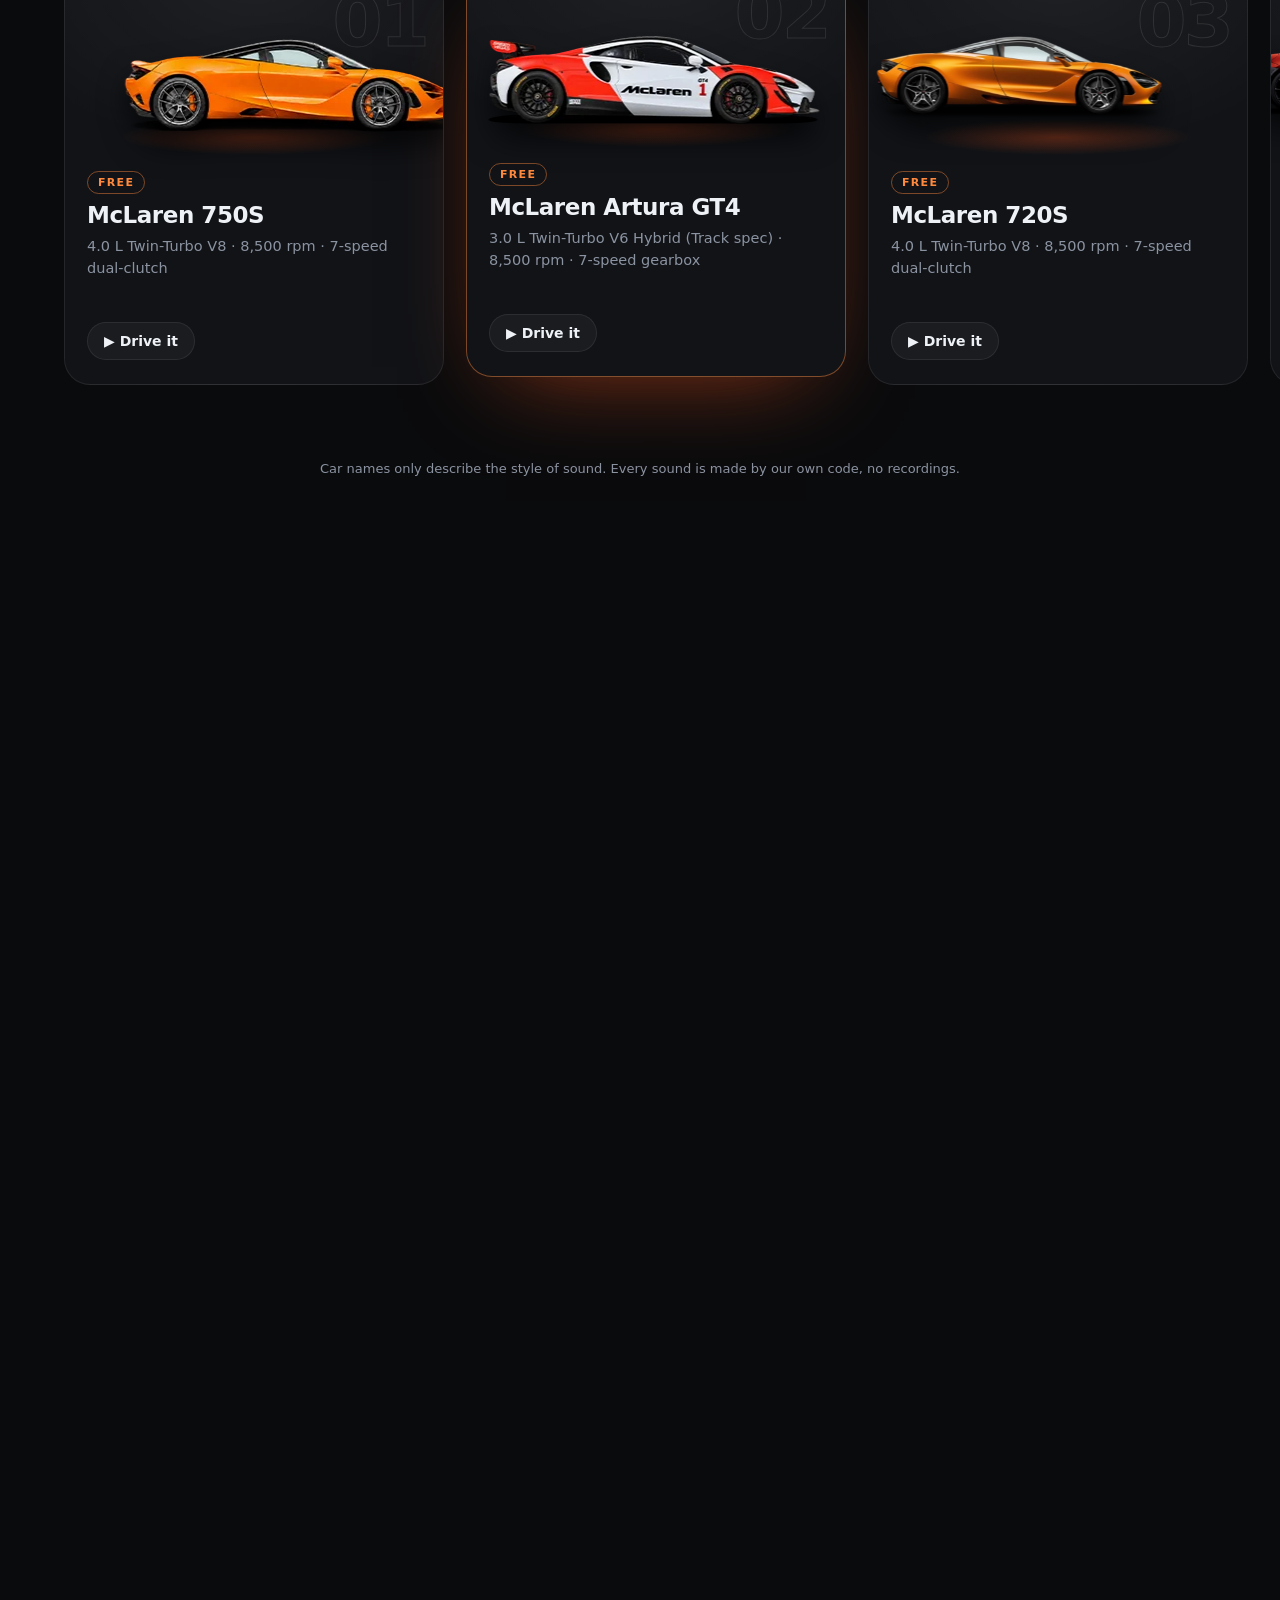
<file: explore.html>
<!DOCTYPE html><html lang="en"><head>
<!--
description: EvSound feature showcase and scroll-driven car story.
createdDate: 2026-11-17
maintainer: Truong Lai
-->
  <meta charset="utf-8">
  <meta name="viewport" content="width=device-width, initial-scale=1, viewport-fit=cover">
  <meta name="theme-color" content="#0a0b0d">
  <meta name="color-scheme" content="dark">
  <title>Explore EvSound – Engine Sound for Your Ev</title>
  <meta name="description" content="How EvSound gives your Ev the live sound of a gas engine that follows your real speed.">
  <link rel="canonical" href="https://Evsound.io/explore.html">
  <meta property="og:type" content="website">
  <meta property="og:site_name" content="EvSound">
  <meta property="og:url" content="https://Evsound.io/explore.html">
  <meta property="og:title" content="Explore EvSound – Engine Sound for Your Ev">
  <meta property="og:description" content="How EvSound gives your Ev the live sound of a gas engine that follows your real speed.">
  <meta property="og:image" content="images/og.png">
  <meta name="twitter:card" content="summary_large_image">
  <link rel="icon" href="images/icon.svg" type="image/svg+xml">
  <link rel="icon" href="images/favicon.ico" sizes="48x48">
  <link rel="icon" href="images/icon-192.png" sizes="192x192" type="image/png">
  <link rel="apple-touch-icon" href="images/apple-touch-icon.png">
  <link rel="stylesheet" href="css/style-exp.css">
  <link rel="stylesheet" href="css/story-exp.css">
</head>
<body>
  <header class="topbar">
    <a class="brand story-brand" href="./">
      <svg class="brand-mark" viewBox="0 0 32 32" aria-hidden="true">
        <path d="M5 22a11 11 0 1 1 22 0" fill="none" stroke="currentColor" stroke-width="3" stroke-linecap="round"></path>
        <path d="M16 22l6-8" stroke="var(--accent)" stroke-width="3" stroke-linecap="round"></path>
        <circle cx="16" cy="22" r="2.5" fill="var(--accent)"></circle>
      </svg>
      EVSound
    </a>
    <a class="story-open" href="./">Open EvSound</a>
  </header>

  <!-- The story, a scroll-driven page (css/story.css, js/story.js), opened
       by "Explore more" on the front page. -->
  <div class="story story-page" id="story">

    <section class="scene scene-silence" data-scene="silence" aria-labelledby="storyTitle">
      <div class="sticky">
        <canvas class="wave" aria-hidden="true"></canvas>
        <div class="silence-copy">
          <p class="sl" data-fade="-1 0 .15 .2">Your Ev is <span class="grad">fast.</span></p>
          <p class="sl" data-fade=".19 .24 .32 .37">Brilliant.</p>
          <p class="sl" data-fade=".36 .41 .5 .55">And completely <span class="hush">silent.</span></p>
          <p class="sl sl-turn" data-fade=".56 .61 .7 .75">Until now.</p>
          <div class="sl sl-final" data-fade=".74 .84 2 2">
            <p class="eyebrow">EvSound · engine sound for EVs</p>
            <h2 class="h-big" id="storyTitle">Make your Ev <span class="grad">sound like a gas car.</span></h2>
            <p class="lead">EvSound plays a live engine through your car's speakers, and it follows your real speed. It burbles at idle, revs when you floor it, shifts gears and crackles when you lift off. Open it in the Ev browser and go. Nothing to install.</p>
            <ul class="pills">
              <li>5 min free every day</li>
              <li>No app, no account</li>
              <li>Location stays in your browser</li>
              <li><span data-car-count="">14</span> sounds, more coming</li>
            </ul>
          </div>
        </div>
      </div>
    </section>

    <section class="scene scene-drive" data-scene="drive" aria-labelledby="driveTitle">
      <div class="sticky">
        <div class="d-glow" aria-hidden="true"></div>
        <div class="d-layer d-far" aria-hidden="true"></div>
        <div class="d-layer d-hills" aria-hidden="true"></div>
        <div class="d-layer d-lights" aria-hidden="true"></div>
        <div class="d-road" aria-hidden="true"><div class="d-layer d-dash"></div></div>
        <div class="d-layer d-streaks" aria-hidden="true"></div>
        <div class="d-tach" aria-hidden="true">
          <svg viewBox="-30 -30 460 460">
            <defs>
              <linearGradient id="dtGrad" x1="0" x2="1" y1="0" y2="0">
                <stop offset="0" stop-color="#ff8a3d"></stop>
                <stop offset=".7" stop-color="#ff5a1f"></stop>
                <stop offset="1" stop-color="#ff2e43"></stop>
              </linearGradient>
            </defs>
            <path class="dt-track"></path>
            <path class="dt-red"></path>
            <path class="dt-glow" pathLength="100" stroke-dasharray="0 100"></path>
            <path class="dt-value" pathLength="100" stroke-dasharray="0 100"></path>
            <g class="dt-ticks"></g>
            <circle class="dt-tip" r="8" cx="-999" cy="-999"></circle>
          </svg>
          <div class="d-read">
            <b class="d-speed">0</b>
            <span class="d-unit">km/h</span>
            <span class="d-gear">N</span>
            <span class="d-rpm"><i>760</i> rpm</span>
          </div>
        </div>
        <div class="d-car">
          <div class="d-body">
            <img src="images/v8-muscle.png" alt="V8 Muscle, a car from the EvSound garage" width="880" height="253" loading="lazy" decoding="async">
            <i class="d-wheel" style="left: 22.2%; top: 73.6%"></i>
            <i class="d-wheel" style="left: 80.8%; top: 74.3%"></i>
            <i class="d-flame"></i>
          </div>
        </div>
        <div class="d-copy">
          <p class="eyebrow" id="driveTitle">Scroll to drive · V8 Muscle</p>
          <div class="d-caps">
            <div class="d-cap" data-fade="-1 0 .11 .14"><h3>Idle. Then a blip.</h3><p>A lumpy crossplane burble at 760 rpm. Stopped at a light? Hold REV and it barks.</p></div>
            <div class="d-cap" data-fade=".13 .16 .3 .33"><h3>Floor it.</h3><p>First gear. The revs climb, the pipes open up and the intake roars.</p></div>
            <div class="d-cap" data-fade=".32 .35 .5 .53"><h3>Shift.</h3><p>A real gearbox with real ratios. The revs drop and the pull goes on.</p></div>
            <div class="d-cap" data-fade=".52 .55 .71 .74"><h3>Keep going.</h3><p>Third, fourth, all the way up. Every rev follows the speed, the way a real engine would.</p></div>
            <div class="d-cap" data-fade=".73 .76 .87 .9"><h3>Lift off.</h3><p>Pops and crackle on the overrun. Scroll back up and do it again.</p></div>
            <div class="d-cap" data-fade=".89 .92 2 2"><h3>Now picture it in your Ev.</h3><p>In the car the same engine follows your real speed. Nothing you just heard was a recording.</p></div>
          </div>
          <button type="button" class="sound-btn" aria-pressed="false"><span class="eq" aria-hidden="true"><i></i><i></i><i></i><i></i></span><span class="sound-label">Turn the sound on</span></button>
          <p class="sound-note" role="status" aria-live="polite">Hear the real synthesizer, revved by your scroll.</p>
        </div>
      </div>
    </section>

    <div class="marquee" aria-hidden="true">
      <div class="mq-row"><div class="mq-move"></div></div>
      <div class="mq-row mq-alt"><div class="mq-move"></div></div>
    </div>

    <section class="block manifesto wrap" aria-labelledby="loopTitle">
      <p class="eyebrow">Not a loop</p>
      <h2 class="h-big" id="loopTitle">Built live,<br><span class="grad">one pulse at a time.</span></h2>
      <p class="words">Most fake engine noise loops a recording, so it never really matches the car. <b>EvSound builds the sound in real time from your speed.</b> It models the firing order, every exhaust pulse, the pipes, the intake roar and the gearbox, so what you hear is what a real engine would do at that speed.</p>
    </section>

    <section class="scene scene-track scene-pipe" data-scene="pipe" aria-labelledby="pipeTitle">
      <div class="sticky">
        <div class="wrap track-head">
          <p class="eyebrow">How it sounds real</p>
          <h2 class="h-mid" id="pipeTitle">From your speed <span class="grad">to your speakers.</span></h2>
        </div>
        <ol class="track stages">
          <li class="stage">
            <span class="stage-n">01</span>
            <svg class="stage-art art-fire" viewBox="0 0 160 80" aria-hidden="true">
              <circle cx="35" cy="28" r="9" style="--d: 0"></circle><circle cx="65" cy="28" r="9" style="--d: 7"></circle><circle cx="95" cy="28" r="9" style="--d: 5"></circle><circle cx="125" cy="28" r="9" style="--d: 2"></circle>
              <circle cx="35" cy="54" r="9" style="--d: 3"></circle><circle cx="65" cy="54" r="9" style="--d: 6"></circle><circle cx="95" cy="54" r="9" style="--d: 4"></circle><circle cx="125" cy="54" r="9" style="--d: 1"></circle>
            </svg>
            <h3>Firing order</h3>
            <p>Each cylinder fires in the real engine's order. That uneven beat is why a crossplane V8 lopes and a V12 howls.</p>
          </li>
          <li class="stage">
            <span class="stage-n">02</span>
            <svg class="stage-art art-pulse" viewBox="0 0 160 80" aria-hidden="true">
              <path class="mv" d="M0 40l4-28l4 46l4-32l4 22l4-12l4 6l16-2l4-18l4 30l4-20l4 14l4-8l4 4l16-2l4-28l4 46l4-32l4 22l4-12l4 6l16-2l4-18l4 30l4-20l4 14l4-8l4 4l16-2l4-28l4 46l4-32l4 22l4-12l4 6l16-2l4-18l4 30l4-20l4 14l4-8l4 4l16-2l4-28l4 46l4-32l4 22l4-12l4 6l16-2l4-18l4 30l4-20l4 14l4-8l4 4l16-2"></path>
            </svg>
            <h3>Exhaust pulses</h3>
            <p>Every firing is its own pulse of sound, never quite the same twice, like real metal and real combustion.</p>
          </li>
          <li class="stage">
            <span class="stage-n">03</span>
            <svg class="stage-art art-pipe" viewBox="0 0 160 80" aria-hidden="true">
              <path class="pipe" d="M4 34H62V20H118V34H156M4 46H62V60H118V46H156"></path>
              <circle r="4" cx="0" cy="40" style="--d: 0"></circle><circle r="4" cx="0" cy="40" style="--d: 1"></circle><circle r="4" cx="0" cy="40" style="--d: 2"></circle>
            </svg>
            <h3>Pipes &amp; muffler</h3>
            <p>Pipe lengths, echoes and the muffler shape the tone, from a muffled stock car to open pipes.</p>
          </li>
          <li class="stage">
            <span class="stage-n">04</span>
            <svg class="stage-art art-chirp" viewBox="0 0 160 80" aria-hidden="true">
              <path d="M4 38.0L6 36.0L8 34.1L10 32.4L12 31.0L14 29.8L16 29.1L18 28.9L20 29.3L22 30.2L24 31.7L26 33.8L28 36.3L30 39.2L32 42.3L34 45.4L36 48.3L38 50.7L40 52.3L42 53.0L44 52.6L46 50.9L48 48.1L50 44.3L52 39.9L54 35.2L56 30.9L58 27.5L60 25.7L62 25.8L64 28.1L66 32.4L68 38.1L70 44.4L72 50.2L74 54.3L76 55.7L78 53.8L80 48.7L82 41.4L84 33.5L86 26.8L88 23.5L90 24.7L92 30.4L94 39.3L96 48.8L98 55.7L100 57.4L102 52.7L104 43.0L106 31.7L108 23.5L110 22.1L112 28.8L114 41.0L116 53.1L118 58.9L120 55.0L122 42.7L124 28.4L126 20.6L128 24.4L130 38.3L132 53.7L134 60.3L136 52.6L138 35.5L140 21.3L142 21.4L144 36.6L146 55.1L148 61.0L150 48.2L152 27.5L154 18.2L156 30.1"></path>
            </svg>
            <h3>Intake &amp; whine</h3>
            <p>The intake roars under load. Where the car has a supercharger, you hear it whine as the revs climb.</p>
          </li>
          <li class="stage">
            <span class="stage-n">05</span>
            <svg class="stage-art art-gear" viewBox="0 0 160 80" aria-hidden="true">
              <path pathLength="100" d="M6 70L44 16L48 46L84 14L88 40L122 12L126 34L154 18"></path>
              <text x="24" y="76">1</text><text x="64" y="76">2</text><text x="104" y="76">3</text><text x="140" y="76">4</text>
            </svg>
            <h3>Gearbox</h3>
            <p>Real ratios and shift points. Quick upshifts, rev-matched downshifts, and a clutch in the manual cars.</p>
          </li>
          <li class="stage">
            <span class="stage-n">06</span>
            <svg class="stage-art art-spk" viewBox="0 0 160 80" aria-hidden="true">
              <path class="cone" d="M46 32h12l18-14v44L58 48H46z"></path>
              <path class="arc" style="--d: 0" d="M88 30a14 14 0 0 1 0 20"></path>
              <path class="arc" style="--d: 1" d="M96 22a26 26 0 0 1 0 36"></path>
              <path class="arc" style="--d: 2" d="M104 14a38 38 0 0 1 0 52"></path>
            </svg>
            <h3>Your speakers</h3>
            <p>Mixed live in the browser and played through the car's speakers, like music. No files, no loops.</p>
          </li>
        </ol>
        <div class="wrap"><div class="track-bar" aria-hidden="true"><i class="track-fill"></i></div></div>
      </div>
    </section>

    <section class="block features wrap" aria-labelledby="featTitle">
      <p class="eyebrow">What you get</p>
      <h2 class="h-big" id="featTitle">Feels like <span class="grad">the real thing.</span></h2>
      <div class="bento">
        <article class="tile t-wide rv">
          <svg class="t-viz t-chart" viewBox="0 0 320 120" aria-hidden="true">
            <path class="grid" d="M0 30H320M0 60H320M0 90H320"></path>
            <path class="sp" pathLength="100" d="M0 112C70 104 120 60 200 38S290 22 320 20"></path>
            <path class="rp" pathLength="100" d="M0 104L58 30L64 62L128 26L134 54L206 24L212 46L320 30"></path>
            <text x="6" y="16">speed</text><text class="rp-t" x="62" y="16">revs</text>
          </svg>
          <h3>Follows your real speed</h3>
          <p>GPS speed in, revs out. Floor it and the engine revs harder and shifts later. Lift off and it crackles on the overrun.</p>
        </article>
        <article class="tile rv" style="--rd: .08s">
          <div class="t-viz t-gears" aria-hidden="true"><span>1</span><span>2</span><span>3</span><span>4</span><span>5</span><span>6</span><i></i></div>
          <h3>A real gearbox</h3>
          <p>Automatics, dual-clutch and a proper manual with a clutch. It blips and rev-matches on the way down when you brake.</p>
        </article>
        <article class="tile rv">
          <div class="t-viz t-sliders" aria-hidden="true">
            <div style="--v: .5"><span>Intensity</span><i></i></div>
            <div style="--v: .75"><span>Character</span><i></i></div>
            <div style="--v: .3"><span>Crackle</span><i></i></div>
          </div>
          <h3>Tune it your way</h3>
          <p><b>Intensity</b> sets how eagerly it revs and how late it shifts. <b>Character</b> goes from a stock, muffled engine to a lumpy cam with open pipes. <b>Crackle</b> adds the pops and bangs.</p>
        </article>
        <article class="tile t-wide rv" style="--rd: .08s">
          <div class="t-viz t-pedals" aria-hidden="true"><span class="tp-brake"></span><span class="tp-gas"></span></div>
          <h3>Test drive anywhere</h3>
          <p>No car nearby? Press the Gas and Brake pedals on screen (lower presses harder, the top of Gas holds your speed) or play the demo run. Works on a phone or a laptop too.</p>
        </article>
      </div>
    </section>

    <section class="scene scene-track scene-garage" data-scene="garage" aria-labelledby="garageTitle">
      <div class="sticky">
        <div class="wrap track-head">
          <p class="eyebrow">The garage</p>
          <h2 class="h-mid" id="garageTitle"><span data-car-count="">14</span> sounds, <span class="grad">and more on the way.</span></h2>
          <p class="track-sub">Engines modelled on real cars, made-up ones, an electric buzz and a few you would never find at a dealer. Pick one before you drive, switch any time.</p>
        </div>
        <div class="track garage-track">
          <article class="gcar gcar-soon">
            <span class="gcar-n">+</span>
            <div class="gcar-art"><span class="soon-mark" aria-hidden="true">?</span></div>
            <div class="gcar-body">
              <span class="badge">Coming soon</span>
              <h3>More sounds coming</h3>
              <p>New cars land in the garage all the time, real and made-up. Got an engine you would love to hear in your EV? Tell us at <a href="mailto:truonglai.bmw@gmail.com">truonglai.bmw@gmail.com</a>.</p>
            </div>
          </article>
        </div>
        <div class="wrap"><div class="track-bar" aria-hidden="true"><i class="track-fill"></i></div></div>
        <p class="wrap track-note">Car names only describe the style of sound. Every sound is made by our own code, no recordings.</p>
      </div>
    </section>

    <section class="block steps wrap" aria-labelledby="stepsTitle">
      <p class="eyebrow">In the car</p>
      <h2 class="h-big" id="stepsTitle">Four steps, <span class="grad">about a minute.</span></h2>
      <div class="steps-grid">
        <div class="screen-wrap">
          <div class="screen" data-step="1" aria-hidden="true">
            <div class="scr-bar"><span class="scr-lock"></span><span class="scr-url">Evsound.io</span></div>
            <div class="scr-body">
              <div class="scr-panel scr-1">
                <svg class="scr-mark" viewBox="0 0 32 32"><path d="M5 22a11 11 0 1 1 22 0" fill="none" stroke="currentColor" stroke-width="3" stroke-linecap="round"></path><path d="M16 22l6-8" stroke="#ff5a1f" stroke-width="3" stroke-linecap="round"></path><circle cx="16" cy="22" r="2.5" fill="#ff5a1f"></circle></svg>
                <b>EvSound</b>
                <span class="scr-star">★ Bookmarked</span>
              </div>
              <div class="scr-panel scr-2">
                <div class="scr-prompt"><span><b>Evsound.io</b> wants to know your location</span><span class="scr-acts"><i>Block</i><i class="allow">Allow</i></span></div>
                <div class="scr-start"><span></span>Start engine</div>
              </div>
              <div class="scr-panel scr-3">
                <div class="scr-vol"><svg viewBox="0 0 24 24"><path d="M4 9h4l5-4v14l-5-4H4z" fill="currentColor"></path><path d="M16 8a5 5 0 0 1 0 8M18.5 5.5a8.5 8.5 0 0 1 0 13" fill="none" stroke="currentColor" stroke-width="2" stroke-linecap="round"></path></svg><div class="vol-track"><i></i></div></div>
                <div class="scr-eq"><i></i><i></i><i></i><i></i><i></i><i></i><i></i><i></i><i></i><i></i><i></i><i></i></div>
              </div>
              <div class="scr-panel scr-4">
                <div class="scr-gauge"><i></i></div>
                <div class="scr-rev">REV<small>hold while stopped</small></div>
              </div>
            </div>
          </div>
        </div>
        <ol class="steps-list">
          <li class="step" data-step="1"><span class="step-n">1</span><h3>Park and open Evsound.io</h3><p>Use the Ev browser. Bookmark it so it is one tap away next time.</p></li>
          <li class="step" data-step="2"><span class="step-n">2</span><h3>Press Start engine and allow location</h3><p>The engine is driven by your GPS speed, so without location it cannot rev. Your location stays in the browser.</p></li>
          <li class="step" data-step="3"><span class="step-n">3</span><h3>Turn up the media volume and drive</h3><p>It plays through the car speakers, like music. Accelerate harder for more revs.</p></li>
          <li class="step" data-step="4"><span class="step-n">4</span><h3>Stopped at a light? Hold REV</h3><p>Blip the throttle while you wait for green.</p></li>
        </ol>
      </div>
      <div class="know">
        <div class="know-card rv">
          <h3>Works in</h3>
          <ul>
            <li>Model 3, Model Y, Model S, Model X and Cybertruck</li>
            <li>Other EVs with a modern web browser</li>
            <li>A phone on the car speakers over Bluetooth</li>
          </ul>
        </div>
        <div class="know-card rv" style="--rd: .08s">
          <h3>Good to know</h3>
          <ul>
            <li>Keep your music on. Play Spotify or the radio as usual and the engine sound plays along with it.</li>
            <li>It plays inside the car, like music. A web page cannot use the outside Boombox speaker.</li>
            <li>Expect a short delay: the revs follow your speed about half a second behind.</li>
            <li>Keep the page open. The sound stops when the browser goes to the background.</li>
          </ul>
        </div>
      </div>
    </section>

    <section class="block pricing wrap" id="pricing" aria-labelledby="priceTitle">
      <p class="eyebrow">Pricing</p>
      <h2 class="h-big" id="priceTitle">Free every day.<br><span class="grad">Pro for the long drives.</span></h2>
      <div class="plans">
        <article class="plan rv">
          <h3>Free</h3>
          <p class="price"><b>$0</b> every day</p>
          <ul>
            <li>30 minutes of engine time every day</li>
            <li>All the free sounds</li>
            <li>Test drive mode, no car needed</li>
            <li>No account, no sign-up</li>
          </ul>
          <button type="button" class="plan-btn" data-go="start">Start the engine</button>
        </article>
        <article class="plan plan-pro rv" style="--rd: .08s">
          <h3>EvSound Pro</h3>
          <p class="price"><b>$4.99</b> a month + tax<br><small>or $49.99 a year, 2 months free</small></p>
          <ul>
            <li>Unlimited engine time</li>
            <li>Every sound, Pro ones included</li>
            <li>One subscription for 2 devices, like your car and your phone</li>
            <li>Pay by card, Apple Pay, Google Pay or Link, cancel any time</li>
          </ul>
          <button type="button" class="plan-btn plan-btn-pro" data-go="pro">Get Pro</button>
        </article>
      </div>
      <div class="trust">
        <div class="rv"><h3>Your location stays put</h3><p>GPS is only used to measure your speed, in the browser. It is never sent anywhere.</p></div>
        <div class="rv" style="--rd: .06s"><h3>No files, no recordings</h3><p>Every engine is synthesized live by our own code, so it reacts to each change in speed.</p></div>
        <div class="rv" style="--rd: .12s"><h3>Eyes on the road</h3><p>Engine sound can mask sirens and warnings. Keep the volume sensible.</p></div>
      </div>
    </section>

    <section class="finale" aria-labelledby="finTitle">
      <div class="fin-glow" aria-hidden="true"></div>
      <h2 class="h-huge rv" id="finTitle">Your engine is<br><span class="grad">one address away.</span></h2>
      <p class="lead rv" style="--rd: .1s">Next time you are parked, type this into the car's browser.</p>
      <a class="url-pill rv" style="--rd: .2s" href="https://Evsound.io/" data-go="start">Evsound.io</a>
    </section>
  </div>

  <footer class="foot foot-made">
    <p class="made-line"><svg class="made-mark" viewBox="0 0 32 32" aria-hidden="true"><path d="M5 22a11 11 0 1 1 22 0" fill="none" stroke="currentColor" stroke-width="3" stroke-linecap="round"></path><path d="M16 22l6-8" stroke="var(--accent)" stroke-width="3" stroke-linecap="round"></path><circle cx="16" cy="22" r="2.5" fill="var(--accent)"></circle></svg><span>EvSound is a <a href="https://lifemock.com/">Lifemock</a> production · <a href="mailto:truonglai.bmw@gmail.com">truonglai.bmw@gmail.com</a></span></p>
    <nav class="foot-links" aria-label="Legal">
      <a href="privacy.html">Privacy</a>
      <a href="terms.html">Terms &amp; disclaimer</a>
      <a href="content.html">AI &amp; content</a>
      <a href="redeem.html">Redeem subscription</a>
      <a href="#" data-cookie-settings="">Cookie settings</a>
    </nav>
    <p class="foot-social"><a href="#" target="_blank" rel="noopener" aria-label="Lifemock on TikTok" title="Lifemock on TikTok"><svg viewBox="0 0 24 24" aria-hidden="true"><path d="M12.525.02c1.31-.02 2.61-.01 3.91-.02.08 1.53.63 3.09 1.75 4.17 1.12 1.11 2.7 1.62 4.24 1.79v4.03c-1.44-.05-2.89-.35-4.2-.97-.57-.26-1.1-.59-1.62-.93-.01 2.92.01 5.84-.02 8.75-.08 1.4-.54 2.79-1.35 3.94-1.31 1.92-3.58 3.17-5.91 3.21-1.43.08-2.86-.31-4.08-1.03-2.02-1.19-3.44-3.37-3.65-5.71-.02-.5-.03-1-.01-1.49.18-1.9 1.12-3.72 2.58-4.96 1.66-1.44 3.98-2.13 6.15-1.72.02 1.48-.04 2.96-.04 4.44-.99-.32-2.15-.23-3.02.37-.63.41-1.11 1.04-1.36 1.75-.21.51-.15 1.07-.14 1.61.24 1.64 1.82 3.02 3.5 2.87 1.12-.01 2.19-.66 2.77-1.61.19-.33.4-.67.41-1.06.1-1.79.06-3.57.07-5.36.01-4.03-.01-8.05.02-12.07z"></path></svg></a><a href="#" target="_blank" rel="noopener" aria-label="Lifemock on YouTube" title="Lifemock on YouTube"><svg viewBox="0 0 24 24" aria-hidden="true"><path d="M23.498 6.186a3.016 3.016 0 0 0-2.122-2.136C19.505 3.545 12 3.545 12 3.545s-7.505 0-9.377.505A3.017 3.017 0 0 0 .502 6.186C0 8.07 0 12 0 12s0 3.93.502 5.814a3.016 3.016 0 0 0 2.122 2.136c1.871.505 9.376.505 9.376.505s7.505 0 9.377-.505a3.015 3.015 0 0 0 2.122-2.136C24 15.93 24 12 24 12s0-3.93-.502-5.814zM9.545 15.568V8.432L15.818 12l-6.273 3.568z"></path></svg></a><a href="#" target="_blank" rel="noopener" aria-label="Lifemock on Instagram" title="Lifemock on Instagram"><svg viewBox="0 0 24 24" aria-hidden="true"><path d="M12 0C8.74 0 8.333.015 7.053.072 5.775.132 4.905.333 4.14.63c-.789.306-1.459.717-2.126 1.384S.935 3.35.63 4.14C.333 4.905.131 5.775.072 7.053.012 8.333 0 8.74 0 12s.015 3.667.072 4.947c.06 1.277.261 2.148.558 2.913.306.788.717 1.459 1.384 2.126.667.666 1.336 1.079 2.126 1.384.766.296 1.636.499 2.913.558C8.333 23.988 8.74 24 12 24s3.667-.015 4.947-.072c1.277-.06 2.148-.262 2.913-.558.788-.306 1.459-.718 2.126-1.384.666-.667 1.079-1.335 1.384-2.126.296-.765.499-1.636.558-2.913.06-1.28.072-1.687.072-4.947s-.015-3.667-.072-4.947c-.06-1.277-.262-2.149-.558-2.913-.306-.789-.718-1.459-1.384-2.126C21.319 1.347 20.651.935 19.86.63c-.765-.297-1.636-.499-2.913-.558C15.667.012 15.26 0 12 0zm0 2.16c3.203 0 3.585.016 4.85.071 1.17.055 1.805.249 2.227.415.562.217.96.477 1.382.896.419.42.679.819.896 1.381.164.422.36 1.057.413 2.227.057 1.266.07 1.646.07 4.85s-.015 3.585-.074 4.85c-.061 1.17-.256 1.805-.421 2.227-.224.562-.479.96-.899 1.382-.419.419-.824.679-1.38.896-.42.164-1.065.36-2.235.413-1.274.057-1.649.07-4.859.07-3.211 0-3.586-.015-4.859-.074-1.171-.061-1.816-.256-2.236-.421-.569-.224-.96-.479-1.379-.899-.421-.419-.69-.824-.9-1.38-.165-.42-.359-1.065-.42-2.235-.045-1.26-.061-1.649-.061-4.844 0-3.196.016-3.586.061-4.861.061-1.17.255-1.814.42-2.234.21-.57.479-.96.9-1.381.419-.419.81-.689 1.379-.898.42-.166 1.051-.361 2.221-.421 1.275-.045 1.65-.06 4.859-.06l.045.03zm0 3.678c-3.405 0-6.162 2.76-6.162 6.162 0 3.405 2.76 6.162 6.162 6.162 3.405 0 6.162-2.76 6.162-6.162 0-3.405-2.76-6.162-6.162-6.162zM12 16c-2.21 0-4-1.79-4-4s1.79-4 4-4 4 1.79 4 4-1.79 4-4 4zm7.846-10.405c0 .795-.646 1.44-1.44 1.44-.795 0-1.44-.646-1.44-1.44 0-.794.646-1.439 1.44-1.439.793-.001 1.44.645 1.44 1.439z"></path></svg></a></p>
    <p class="made-legal">Keep your attention on the road. Engine sounds can mask sirens and warnings — keep the volume sensible.
      Not affiliated with Ev or any car maker. © 2026 Lifemock.</p>
  </footer>

  <script src="js/cars.js"></script>
  <script src="js/car-photos.js"></script>
  <script src="js/engine-dsp.js"></script>
  <script src="js/audio.js"></script>
  <script src="js/story.js"></script>
  <script src="js/consent.js"></script>
  <script src="js/version.js"></script>


</body></html>
</file>
<file: css/style.css>
/*
 * description: Main styles for the EvSound simulator interface.
 * createdDate: 2026-11-17
 * maintainer: Truong Lai
 */
:root {
  --bg: #0a0b0d;
  --panel: #131519;
  --panel-2: #1a1d23;
  --line: rgba(255, 255, 255, 0.08);
  --text: #eef1f5;
  --muted: #8b93a1;
  --accent: #ff5a1f;
  --accent-2: #ff8a3d;
  --red: #ff2e43;
  --green: #35d18a;
  --amber: #f5b33d;
  --radius: 18px;
  font-family: system-ui, -apple-system, "Segoe UI", Roboto, "Helvetica Neue", Arial, sans-serif;
  color: var(--text);
  background: var(--bg);
}

* { box-sizing: border-box; }

html, body { margin: 0; }

body {
  min-height: 100vh;
  background:
    radial-gradient(1200px 600px at 20% -10%, rgba(255, 90, 31, 0.08), transparent 60%),
    var(--bg);
  -webkit-tap-highlight-color: transparent;
}

/* The Halloween car: a haunted night behind the page (img/halloween-bg.jpg),
   darkened so the gauge and text stay easy to read, and showing a little
   through the panels. */
body.haunted { background: transparent; }
body.haunted::before {
  content: '';
  position: fixed;
  inset: 0;
  z-index: -1;
  pointer-events: none;
  background:
    linear-gradient(180deg, rgba(10, 11, 13, 0.25), rgba(10, 11, 13, 0.6) 80%),
    url('../images/halloween-bg.jpg') center / cover no-repeat;
}
body.haunted .gauge-panel,
body.haunted .control-panel { background: rgba(19, 21, 25, 0.82); }

button {
  font: inherit;
  color: inherit;
  /* No text selection or iPhone Copy / Look Up bubble when a button is held. */
  user-select: none;
  -webkit-user-select: none;
  -webkit-touch-callout: none;
}

/* ---------- top bar ---------- */

.topbar {
  display: flex;
  align-items: center;
  justify-content: space-between;
  gap: 16px;
  padding: 14px 24px;
  border-bottom: 1px solid var(--line);
}

.brand {
  display: flex;
  align-items: center;
  gap: 10px;
  font-weight: 700;
  font-size: 20px;
  letter-spacing: 0.02em;
}

/* The brand is the page's h1; keep it looking like plain brand text. */
.brand-name { margin: 0; font: inherit; letter-spacing: inherit; }
.brand-pro { color: var(--green); }
.brand-mark { width: 30px; height: 30px; color: var(--text); }

.chips { display: flex; gap: 8px; flex-wrap: wrap; justify-content: flex-end; }

.chip {
  display: inline-flex;
  align-items: center;
  gap: 8px;
  padding: 7px 12px;
  border-radius: 999px;
  background: var(--panel);
  border: 1px solid var(--line);
  color: var(--muted);
  font-size: 14px;
  white-space: nowrap;
}

.chip::before {
  content: "";
  width: 8px;
  height: 8px;
  border-radius: 50%;
  background: currentColor;
  opacity: 0.6;
}

.chip[data-state="ok"] { color: var(--green); }
.chip[data-state="wait"] { color: var(--amber); }
.chip[data-state="bad"] { color: var(--red); }
.chip[data-help] { cursor: pointer; border-color: var(--red); }
.chip[data-help]::after { content: "?"; font-weight: 700; font-size: 12px; width: 18px; height: 18px; line-height: 18px; text-align: center; border-radius: 50%; border: 1px solid currentColor; }

/* "Turn on GPS", left of the GPS chip while GPS is off: a green button that
   catches the eye, so nobody has to hunt for where location is switched on. */
.gps-on-btn {
  padding: 7px 14px;
  border: 0;
  border-radius: 999px;
  background: var(--green);
  color: #06140d;
  font: inherit;
  font-size: 14px;
  font-weight: 700;
  white-space: nowrap;
  cursor: pointer;
  animation: gps-on-pulse 2s ease-out infinite;
}
.gps-on-btn[hidden] { display: none; }
.gps-on-btn:hover { filter: brightness(1.1); }
@keyframes gps-on-pulse {
  0% { box-shadow: 0 0 0 0 rgba(53, 209, 138, 0.55); }
  70%, 100% { box-shadow: 0 0 0 10px rgba(53, 209, 138, 0); }
}
@media (prefers-reduced-motion: reduce) {
  .gps-on-btn { animation: none; }
}

.help-card { text-align: left; }
.help-card h2 { padding-right: 40px; }
.help-card h3 { margin: 16px 0 4px; font-size: 16px; }
.help-card ol { margin: 0; padding-left: 22px; color: var(--muted); font-size: 15px; line-height: 1.5; }
.help-card .pay-hint { margin-top: 16px; }

/* ---------- dashboard ---------- */

.dash {
  display: grid;
  grid-template-columns: minmax(0, 1.15fr) minmax(0, 1fr);
  gap: 20px;
  padding: 16px 20px;
  max-width: 1400px;
  margin: 0 auto;
  align-items: start;
}

.gauge-panel,
.control-panel {
  background: var(--panel);
  border: 1px solid var(--line);
  border-radius: var(--radius);
  padding: 16px;
}

/* Left column: the gauge box, and the Explore button under it when it shows. */
.gauge-col { display: flex; flex-direction: column; align-items: center; gap: 12px; min-width: 0; }
.gauge-col > .gauge-panel { align-self: stretch; }

.gauge-panel {
  display: flex; flex-direction: column; align-items: center; justify-content: center; gap: 12px;
  /* Holding a pedal must not select the speed / rpm text around it on iPhone. */
  user-select: none; -webkit-user-select: none; -webkit-touch-callout: none;
}

/* GPS drive: the dial takes all the room it has, the panel's width or the
   screen height left over after the top bar and the throttle bar (about
   160 px), and the Explore button under it when that shows (--below). The
   dial is 0.9 as tall as wide. */
.gauge {
  position: relative;
  width: 100%;
  max-width: calc((100vh - 160px - var(--below, 0px)) / 0.9);
}
.show-explore { --below: 56px; }

#tach { width: 100%; height: auto; display: block; }

.tach-track { fill: none; stroke: var(--panel-2); stroke-width: 22; stroke-linecap: round; }
.tach-red { fill: none; stroke: rgba(255, 46, 67, 0.55); stroke-width: 22; }
.tach-value {
  fill: none;
  stroke: var(--accent);
  stroke-width: 22;
  stroke-linecap: round;
  filter: drop-shadow(0 0 8px rgba(255, 90, 31, 0.55));
  transition: stroke 0.15s;
}
.tach-value.shift { stroke: var(--red); filter: drop-shadow(0 0 14px rgba(255, 46, 67, 0.9)); }

.tick { stroke: rgba(255, 255, 255, 0.35); stroke-width: 2; }
.tick.major { stroke: rgba(255, 255, 255, 0.8); stroke-width: 3; }
.tick.red { stroke: var(--red); }
.tick-label { fill: var(--muted); font-size: 21px; font-weight: 600; text-anchor: middle; dominant-baseline: middle; }

.g-speed {
  fill: var(--text);
  font-size: 108px;
  font-weight: 700;
  letter-spacing: -0.03em;
  text-anchor: middle;
  font-variant-numeric: tabular-nums;
}
.g-unit { fill: var(--muted); font-size: 20px; text-anchor: middle; }
.g-gear-box { fill: var(--panel-2); stroke: var(--line); stroke-width: 1.5; }
.g-gear { fill: var(--text); font-size: 34px; font-weight: 700; text-anchor: middle; dominant-baseline: central; }
.g-rpm { fill: var(--muted); font-size: 17px; text-anchor: middle; font-variant-numeric: tabular-nums; }

.bars { width: 100%; max-width: 470px; }

.bar { display: flex; align-items: center; gap: 12px; }
.bar-label { color: var(--muted); font-size: 14px; width: 70px; }
.bar-track { flex: 1; height: 8px; border-radius: 4px; background: var(--panel-2); overflow: hidden; }
.bar-fill { height: 100%; width: 0; background: linear-gradient(90deg, var(--accent), var(--accent-2)); border-radius: 4px; }

/* ---------- controls ---------- */

.control-panel { display: flex; flex-direction: column; gap: 12px; }

.car-card {
  display: flex;
  flex-direction: column;
  gap: 2px;
  padding: 10px 16px;
  border-radius: 14px;
  background: linear-gradient(135deg, rgba(255, 90, 31, 0.16), rgba(255, 90, 31, 0.02));
  border: 1px solid rgba(255, 90, 31, 0.3);
}
.car-name { font-size: 20px; font-weight: 700; line-height: 1.3; }
.car-tag { color: var(--muted); font-size: 14px; line-height: 1.4; }

/* ---------- car picker ---------- */

.car-picker { display: grid; grid-template-columns: repeat(3, 1fr); gap: 8px; }
.car-picker button {
  display: flex;
  flex-direction: column;
  align-items: center;
  gap: 4px;
  min-height: 96px;
  padding: 10px 6px 8px;
  border-radius: 14px;
  border: 2px solid var(--line);
  background: var(--panel-2);
  color: var(--muted);
  cursor: pointer;
  touch-action: manipulation;
}
.pick-art { display: block; width: 100%; }
.pick-art img { display: none; width: 100%; height: auto; }
.pick-art.has-photo img { display: block; }
.pick-art.has-photo svg { display: none; }
/* The picture's box is always there, shaped for the tallest car picture
   (300×105), so nothing below moves while it loads or when another car is
   picked. Wider pictures sit on its bottom edge. */
.car-hero { max-width: 420px; aspect-ratio: 20 / 7; margin: 14px auto 14px; position: relative; z-index: 1; pointer-events: none; }
.car-hero img {
  display: block; width: 100%; height: 100%;
  object-fit: contain; object-position: center bottom;
  opacity: 0; transition: opacity 0.2s;
  filter: drop-shadow(0 8px 10px rgba(0, 0, 0, 0.5));
}
.car-hero.has-photo img { opacity: 1; }
.car-picker svg, .cars-grid svg { width: 100%; max-width: 150px; height: auto; fill: currentColor; }
.car-picker svg .glass, .cars-grid svg .glass { fill: var(--panel-2); opacity: 0.85; }
.car-picker svg .wheel, .cars-grid svg .wheel { fill: var(--panel-2); stroke: currentColor; stroke-width: 4; }
.car-picker .pick-name { font-size: 14px; font-weight: 600; line-height: 1.2; text-align: center; }
.car-picker button[aria-checked="true"] {
  color: var(--text);
  border-color: rgba(255, 90, 31, 0.9);
  background: linear-gradient(135deg, rgba(255, 90, 31, 0.22), rgba(255, 90, 31, 0.04));
}
.car-picker button[aria-checked="true"] svg { color: #ff5a1f; }

.start-btn {
  position: sticky;
  top: 8px;
  z-index: 5;
  position: relative;
  display: flex;
  align-items: center;
  justify-content: center;
  gap: 14px;
  min-height: 76px;
  border: 0;
  border-radius: var(--radius);
  background: linear-gradient(180deg, var(--accent-2), var(--accent));
  color: #fff;
  font-size: 24px;
  font-weight: 800;
  letter-spacing: 0.06em;
  text-transform: uppercase;
  cursor: pointer;
  box-shadow: 0 10px 30px rgba(255, 90, 31, 0.3);
  touch-action: manipulation;
}
.start-btn:active { transform: translateY(1px); }
.start-btn.on { background: linear-gradient(180deg, #3a3e46, #2a2d33); box-shadow: none; }
.start-ring { width: 22px; height: 22px; border-radius: 50%; border: 3px solid currentColor; }
.start-btn.on .start-ring { background: var(--red); border-color: var(--red); box-shadow: 0 0 12px var(--red); }

.segmented {
  display: grid;
  grid-auto-flow: column;
  grid-auto-columns: 1fr;
  gap: 4px;
  padding: 4px;
  background: var(--panel-2);
  border-radius: 14px;
  border: 1px solid var(--line);
}
.segmented button {
  min-height: 48px;
  border: 0;
  border-radius: 10px;
  background: transparent;
  color: var(--muted);
  font-size: 17px;
  font-weight: 600;
  cursor: pointer;
  touch-action: manipulation;
}
.segmented button[aria-checked="true"],
.segmented button[aria-pressed="true"] { background: #2b2f37; color: var(--text); }
.segmented.small button { min-height: 40px; font-size: 15px; padding: 0 14px; }

/* Test-drive pedals under the throttle bar: a wide, short brake and a taller
   gas pedal in brushed aluminum, standing on the same floor line. Kept low so
   the dial, bar and pedals all fit the car's split-screen browser. The lower
   the finger on a pedal, the harder it presses. */
.pedals {
  display: flex;
  justify-content: center;
  align-items: flex-end;
  gap: 28px;
}
.pedal {
  display: flex;
  flex-direction: column;
  align-items: center;
  gap: 4px;
  padding: 0;
  border: 0;
  background: none;
  color: var(--muted);
  font-size: 12px;
  line-height: 14px;
  font-weight: 700;
  letter-spacing: 0.08em;
  text-transform: uppercase;
  cursor: pointer;
  touch-action: none;
}
.pedal.active { color: var(--accent-2); }
.pedal-plate {
  position: relative;
  display: flex;
  justify-content: space-evenly;
  padding: 14px 10px;
  overflow: hidden;
  border-radius: 14px;
  background:
    repeating-linear-gradient(90deg, rgba(255, 255, 255, 0.08) 0 1px, rgba(0, 0, 0, 0.04) 1px 2px, transparent 2px 4px),
    linear-gradient(165deg, #f1f3f5, #c9ced4 40%, #a3aab3);
  box-shadow: inset 0 1px 0 rgba(255, 255, 255, 0.8), inset 0 -3px 4px rgba(0, 0, 0, 0.25), 0 8px 18px rgba(0, 0, 0, 0.55);
  transition: transform 0.08s;
}
.pedal-brake .pedal-plate { width: 156px; height: 92px; padding: 12px 10px; border-radius: 14px 14px 14px 32px / 14px 14px 14px 24px; }
.pedal-gas .pedal-plate { width: 96px; height: 120px; padding: 12px 10px; }
.pedal-plate i {
  width: 7px;
  border-radius: 4px;
  background: #23262c;
  box-shadow: inset 0 2px 3px rgba(0, 0, 0, 0.7), 0 1px 0 rgba(255, 255, 255, 0.6);
}
/* How hard the pedal is pressed: orange from the top down to the finger. */
.pedal-plate::after {
  content: "";
  position: absolute;
  left: 0;
  right: 0;
  top: 0;
  height: calc(var(--press, 0) * 100%);
  background: linear-gradient(180deg, rgba(255, 90, 31, 0.1), rgba(255, 90, 31, 0.45));
  border-bottom: 2px solid var(--accent);
  opacity: 0;
}
.pedal.active .pedal-plate { transform: translateY(2px) scale(0.98); }
.pedal.active .pedal-plate::after { opacity: 1; }
.pedal-note { max-width: 400px; margin: 0; color: var(--muted); font-size: 12px; line-height: 1.45; text-align: center; }
/* Test drive: the dial gets the screen height the pedals leave over, so the
   whole panel fits without scrolling (about 260 px wide on the car's split
   screen, 592 px high). The rest of the panel takes about 360 px. */
.mode-demo .gauge { max-width: min(470px, max(200px, calc((100vh - 360px - var(--below, 0px)) / 0.9))); }
body:not(.mode-demo) .demo-only { display: none; }

.pad {
  display: flex;
  flex-direction: column;
  align-items: center;
  justify-content: center;
  gap: 4px;
  min-height: 84px;
  border-radius: 16px;
  border: 1px solid var(--line);
  background: var(--panel-2);
  font-size: 22px;
  font-weight: 800;
  letter-spacing: 0.05em;
  text-transform: uppercase;
  cursor: pointer;
  touch-action: none;
}
.pad small { font-size: 12px; font-weight: 500; color: var(--muted); letter-spacing: 0; text-transform: none; }
.pad.active { transform: scale(0.98); }
.pad-rev {
  position: fixed;
  top: calc(env(safe-area-inset-top, 0px) + 76px);
  left: 16px;
  z-index: 20;
  display: none;
  width: 150px;
  min-height: 110px;
  background: rgba(255, 90, 31, 0.18);
  border-color: var(--accent);
  box-shadow: 0 8px 24px rgba(0, 0, 0, 0.5);
}
.pad-rev.shown { display: flex; }
.pad-rev.active { background: rgba(255, 90, 31, 0.25); border-color: var(--accent); }
.pad:disabled { opacity: 0.4; }
.mode-demo .pad-rev small { display: none; }

.ghost-btn {
  min-height: 48px;
  border-radius: 14px;
  border: 1px solid var(--line);
  background: transparent;
  font-size: 17px;
  font-weight: 600;
  cursor: pointer;
  touch-action: manipulation;
}
.ghost-btn.running { border-color: var(--accent); color: var(--accent-2); }

.status { min-height: 22px; color: var(--muted); font-size: 15px; }
.status.warn { color: var(--amber); }
.status.error { color: var(--red); }

.settings { display: flex; flex-direction: column; gap: 4px; padding-top: 8px; border-top: 1px solid var(--line); }

.slider { display: grid; grid-template-columns: 140px 1fr; align-items: center; gap: 12px; font-size: 15px; color: var(--muted); }
.slider-heading { position: relative; display: flex; align-items: center; min-width: 0; }
.slider-label { flex: none; cursor: pointer; }
.slider-heading > output { margin-left: auto; }
.slider output { color: var(--text); font-variant-numeric: tabular-nums; }
.slider[hidden] { display: none; }
.setting-tip { position: relative; display: inline-flex; flex: none; margin-left: 8px; }
.setting-tip-button {
  display: inline-grid; place-items: center; width: 20px; height: 20px; padding: 0;
  border: 1px solid currentColor; border-radius: 50%; background: transparent;
  color: var(--accent-2); font-size: 13px; font-weight: 700; line-height: 1; cursor: help;
}
.setting-tip-button:focus-visible { outline: 2px solid var(--accent-2); outline-offset: 2px; }
.setting-tooltip {
  position: absolute; z-index: 30; top: calc(100% + 8px); left: 0; width: min(280px, calc(100vw - 48px));
  padding: 10px 12px; border: 1px solid var(--line); border-radius: 10px;
  background: var(--panel-2); color: var(--text); font-size: 13px; line-height: 1.45;
  box-shadow: 0 8px 24px rgba(0, 0, 0, .45); visibility: hidden; opacity: 0;
  pointer-events: none; transition: opacity .15s;
}
.setting-tip:hover .setting-tooltip,
.setting-tip-button:focus-visible + .setting-tooltip,
.setting-tip.is-open .setting-tooltip { visibility: visible; opacity: 1; pointer-events: auto; }

input[type="range"] {
  -webkit-appearance: none;
  appearance: none;
  width: 100%;
  height: 44px;
  margin: 0;
  background: transparent;
  touch-action: pan-y;
}
input[type="range"]::-webkit-slider-runnable-track { height: 8px; border-radius: 4px; background: var(--panel-2); }
input[type="range"]::-webkit-slider-thumb {
  -webkit-appearance: none;
  width: 30px;
  height: 30px;
  margin-top: -11px;
  border-radius: 50%;
  background: var(--text);
  border: 4px solid var(--accent);
}
input[type="range"]::-moz-range-track { height: 8px; border-radius: 4px; background: var(--panel-2); }
input[type="range"]::-moz-range-thumb { width: 22px; height: 22px; border-radius: 50%; background: var(--text); border: 4px solid var(--accent); }

.units { display: flex; align-items: center; justify-content: space-between; color: var(--muted); font-size: 15px; padding-top: 4px; }

/* "More settings": one row under Volume that opens and closes the rest. */
.more-btn {
  display: flex; align-items: center; justify-content: space-between; gap: 12px;
  width: 100%; min-height: 48px; margin: 4px 0; padding: 0 16px;
  border: 1px solid var(--line); border-radius: 14px; background: rgba(255, 255, 255, .03);
  color: var(--text); font-size: 15px; font-weight: 600; cursor: pointer; touch-action: manipulation;
  transition: background .2s, border-color .2s;
}
.more-btn::after { content: ''; width: 8px; height: 8px; border: solid var(--accent-2); border-width: 0 2px 2px 0; transform: translateY(-2px) rotate(45deg); transition: transform .25s; }
.more-btn:hover { background: rgba(255, 255, 255, .07); }
.more-btn[aria-expanded="true"] { border-color: rgba(255, 138, 61, .4); }
.more-btn[aria-expanded="true"]::after { transform: translateY(2px) rotate(-135deg); }
.more-settings { display: flex; flex-direction: column; gap: 4px; }
.more-settings[hidden] { display: none; }

/* ---------- info ---------- */

.info {
  display: grid;
  grid-template-columns: 1fr 1fr;
  gap: 24px;
  max-width: 1400px;
  margin: 0 auto;
  padding: 4px 24px 8px;
}
.info h2 { font-size: 18px; margin: 12px 0 10px; }
.info ol { margin: 0; padding-left: 22px; line-height: 1.7; }
.hint { color: var(--muted); font-size: 15px; line-height: 1.55; }

.diag { list-style: none; margin: 0; padding: 0; display: grid; gap: 6px; font-size: 15px; }
.diag li { display: flex; gap: 10px; align-items: baseline; }
.diag .ok { color: var(--green); }
.diag .bad { color: var(--red); }
.diag .warn { color: var(--amber); }
.diag .muted { color: var(--muted); }

/* ---------- about + FAQ ---------- */

.about { margin: 16px auto 0; padding-top: 12px; border-top: 1px solid var(--line); }
.about p, .about-cars { color: var(--muted); font-size: 15px; line-height: 1.6; }
.about p b, .about-cars b { color: var(--text); }
.about-cars { margin: 0; padding-left: 22px; line-height: 1.7; }
.faq { border-bottom: 1px solid var(--line); }
.faq summary {
  display: flex; justify-content: space-between; gap: 12px;
  padding: 12px 0; font-weight: 600; cursor: pointer; list-style: none;
}
.faq summary::-webkit-details-marker { display: none; }
.faq summary::after { content: '+'; color: var(--accent-2); font-weight: 700; }
.faq[open] summary::after { content: '\2013'; }
.faq p { margin: 0 0 14px; }

/* The way to the story page (explore.html), under the gauge and only for
   people without Pro (js/help.js shows it). */
.explore-link {
  position: relative; display: inline-flex; align-items: center; justify-content: center; gap: 9px; flex: none;
  height: 44px; max-width: 100%; padding: 0 22px; overflow: hidden; border-radius: 999px;
  background: linear-gradient(92deg, #ff5a1f, #ff8a3d 55%, #ffb36b); box-shadow: 0 10px 30px -10px rgba(255, 90, 31, .8);
  color: #140904; font-size: 15px; font-weight: 800; white-space: nowrap; text-decoration: none; touch-action: manipulation;
}
.explore-link:hover { background: linear-gradient(92deg, #ff6a2e, #ff9a52 55%, #ffc07f); }
.explore-link[hidden] { display: none; }
.explore-link span { transition: transform .25s; }
.explore-link:hover span { transform: translateX(3px); }
.explore-link::after {
  content: ''; position: absolute; inset: 0; pointer-events: none;
  background: linear-gradient(110deg, transparent 30%, rgba(255, 255, 255, .5) 50%, transparent 70%) 130% 0 / 250% 100% no-repeat;
  animation: explore-shine 3.6s ease-in-out infinite;
}
@keyframes explore-shine { 60%, 100% { background-position: -130% 0; } }
@media (prefers-reduced-motion: reduce) { .explore-link::after { animation: none; } }

/* ---------- help at the fold ---------- */

.help { max-width: 1400px; margin: 4px auto 0; padding: 0 20px; }
.help-intro { max-width: 760px; margin: 0 auto 16px; font-size: 14px; line-height: 1.6; text-align: center; color: var(--muted, rgba(255, 255, 255, .7)); }
.help-intro a { color: var(--accent-2); }
.help-links { display: flex; flex-wrap: wrap; justify-content: center; gap: 8px; padding: 14px 0; border-top: 1px solid var(--line); border-bottom: 1px solid var(--line); }
.help-links a, .help-tab {
  display: inline-flex; align-items: center; gap: 9px; min-height: 40px; padding: 0 16px;
  border: 1px solid var(--line); border-radius: 999px; background: rgba(255, 255, 255, .03);
  color: var(--muted); font-size: 14.5px; font-weight: 600; text-decoration: none; cursor: pointer; touch-action: manipulation;
  transition: background .2s, border-color .2s, color .2s;
}
.help-tab { border-color: rgba(255, 138, 61, .4); color: var(--text); }
.help-tab::after { content: ''; width: 7px; height: 7px; border: solid var(--accent-2); border-width: 0 2px 2px 0; transform: translateY(-2px) rotate(45deg); transition: transform .25s; }
.help-links a:hover, .help-tab:hover { background: rgba(255, 255, 255, .07); color: var(--text); }
.help-tab[aria-expanded="true"] { border-color: var(--accent); background: rgba(255, 90, 31, .16); }
.help-tab[aria-expanded="true"]::after { transform: translateY(2px) rotate(-135deg); }
.help-panel { display: grid; grid-template-columns: 1fr 1fr; gap: 8px 48px; padding: 22px 4px 30px; border-bottom: 1px solid var(--line); animation: help-in .35s cubic-bezier(.2, .7, .2, 1) both; }
.help-panel[hidden] { display: none; }
.help-wide { display: block; }
.help-panel h2 { margin: 8px 0 12px; font-size: 18px; }
.help-steps { margin: 0; padding-left: 22px; line-height: 1.7; }
.help-know { margin: 0; padding-left: 20px; color: var(--muted); font-size: 15px; line-height: 1.6; }
.help-faq { display: grid; grid-template-columns: 1fr 1fr; gap: 0 48px; align-items: start; }
.help-faq .faq p { color: var(--muted); font-size: 15px; line-height: 1.6; }
@keyframes help-in { from { opacity: 0; transform: translateY(-8px); } }
@media (max-width: 860px) {
  .help { padding: 0 16px; }
  .help-panel, .help-faq { grid-template-columns: 1fr; }
}

.foot { max-width: 1400px; margin: 0 auto; padding: 12px 24px 28px; color: var(--muted); font-size: 13px; }

@media (max-width: 520px) {
  .brand { font-size: 18px; }
  .chip { font-size: 12px; padding: 5px 9px; }
  .gps-on-btn { font-size: 12px; padding: 5px 11px; }
  .slider { grid-template-columns: 112px 1fr; }
}

@media (max-width: 860px) and (orientation: portrait) {
  .gauge, .mode-demo .gauge { max-width: min(470px, 40vh); }
}

/* Stack only in portrait: the car screen is landscape but under 860 CSS px wide. */
@media (max-width: 860px) and (orientation: portrait) {
  .dash, .info { grid-template-columns: 1fr; }
  .dash { padding: 16px; }
  .info { padding: 4px 16px 8px; }
  .topbar { padding: 12px 16px; }
  .foot { padding: 12px 16px 24px; }
}

/* ---------- maximized gauge ---------- */

/* The round button in the gauge panel's top right corner, which the dial
   leaves empty. */
.gauge-panel { position: relative; }
.gauge-max {
  position: absolute;
  top: 12px;
  right: 12px;
  z-index: 2;
  display: grid;
  place-items: center;
  width: 44px;
  height: 44px;
  padding: 0;
  border-radius: 50%;
  border: 1px solid var(--line);
  background: var(--panel-2);
  color: var(--muted);
  box-shadow: 0 4px 14px rgba(0, 0, 0, 0.5);
  cursor: pointer;
  touch-action: manipulation;
}
.gauge-max:hover { color: var(--text); border-color: rgba(255, 90, 31, 0.6); }
.gauge-max svg { width: 20px; height: 20px; fill: none; stroke: currentColor; stroke-width: 2; stroke-linecap: round; stroke-linejoin: round; }
.gauge-max .ico-min, .gauge-max-on .gauge-max .ico-max { display: none; }
.gauge-max-on .gauge-max .ico-min { display: block; }

/* Maximized: the gauge column takes the full width and the controls move
   down under it, as when the panels stack in portrait. The dial still fits
   the screen height as in GPS drive (.gauge above), also in portrait and in
   test drive, where it drops the 470 px cap. */
.gauge-max-on .dash { grid-template-columns: minmax(0, 1fr); }
.gauge-max-on .gauge { max-width: calc((100vh - 160px - var(--below, 0px)) / 0.9); }
.gauge-max-on.mode-demo .gauge { max-width: max(200px, calc((100vh - 360px - var(--below, 0px)) / 0.9)); }

/* The row under the gauge: Explore in the middle and, while maximized, the
   free engine time left on its left. Only without Pro, like Explore. */
.gauge-foot {
  display: grid;
  grid-template-columns: minmax(0, 1fr) auto minmax(0, 1fr);
  align-items: center;
  gap: 12px;
  align-self: stretch;
}
body:not(.show-explore) .gauge-foot { display: none; }
.gauge-foot .explore-link { grid-column: 2; }
.gauge-time { display: none; grid-column: 1; padding-left: 4px; color: var(--amber); font-size: 15px; font-weight: 600; font-variant-numeric: tabular-nums; }
.gauge-time.out { color: var(--red); }
.gauge-max-on .gauge-time { display: block; }
/* Too narrow to share the row: the time goes on its own line above. */
@media (max-width: 860px) and (orientation: portrait) {
  .gauge-foot { grid-template-columns: minmax(0, 1fr); }
  .gauge-foot .explore-link, .gauge-time { grid-column: 1; justify-self: center; }
}

/* ---------- pro line + payment modal ---------- */

.pro-line[hidden] { display: none; }
.pro-line {
  display: flex;
  align-items: center;
  justify-content: space-between;
  gap: 12px;
  min-height: 24px;
  color: var(--muted);
  font-size: 15px;
}

.link-btn {
  padding: 8px 4px;
  border: 0;
  background: none;
  color: var(--accent-2);
  font-weight: 700;
  font-size: 15px;
  cursor: pointer;
  touch-action: manipulation;
}

.modal {
  position: fixed;
  inset: 0;
  z-index: 50;
  display: flex;
  align-items: center;
  justify-content: center;
  padding: 16px;
  background: rgba(5, 6, 8, 0.82);
  backdrop-filter: blur(6px);
}
.modal[hidden] { display: none; }
/* While the cars window is open the page behind it does not scroll, and a
   list that reaches its end does not hand the scroll on to the page. */
html.no-scroll, html.no-scroll body { overflow: hidden; }
.modal, .modal-card, .my-cars-list, .cars-grid, .cars-split { overscroll-behavior: contain; }

.modal-card {
  position: relative;
  width: min(440px, 100%);
  max-height: 100%;
  overflow-y: auto;
  padding: 28px 28px 22px;
  border: 1px solid var(--line);
  border-radius: 24px;
  background: var(--panel);
  text-align: center;
  box-shadow: 0 30px 80px rgba(0, 0, 0, 0.6);
}
.modal-card h2 { margin: 0 0 6px; font-size: 26px; }
.modal-lead { margin: 0 0 16px; color: var(--muted); font-size: 16px; line-height: 1.5; }

.modal-close {
  position: absolute;
  top: 10px;
  right: 12px;
  width: 44px;
  height: 44px;
  border: 0;
  background: none;
  color: var(--muted);
  font-size: 30px;
  line-height: 1;
  cursor: pointer;
}

.qr {
  width: min(270px, 62vmin);
  min-height: 120px;
  aspect-ratio: 1;
  margin: 0 auto 14px;
  border-radius: 14px;
  background: #fff;   /* QR codes need a light background to scan reliably */
  overflow: hidden;
}
.qr svg { display: block; width: 100%; height: 100%; }
.qr:empty { display: none; }
.modal[data-mode="redeem"] .qr,
.modal[data-mode="transfer"] .qr { display: none; }

/* plan choice in the pay window, styled like the Units switch */
.pay-plans { margin: 0 auto 14px; max-width: 420px; }
.pay-plans button { display: flex; flex-direction: column; align-items: center; justify-content: center; gap: 2px; padding: 6px 10px; }
.pay-plans small { font-size: 13px; font-weight: 500; }
.pay-plans em { font-size: 12px; font-style: normal; font-weight: 700; color: var(--accent-2); }
.modal[data-mode="redeem"] .pay-plans,
.modal[data-mode="transfer"] .pay-plans,
.modal[data-state="ok"] .pay-plans { display: none; }

/* one-time code: shown on a Pro device, typed on the other one */
.code-show {
  margin: 0 0 16px;
  font: 700 38px/1.2 ui-monospace, Menlo, Consolas, monospace;
  letter-spacing: 0.08em;
  text-align: center;
  color: var(--text, #eef1f5);
  user-select: all;
}
.code-show[hidden], .code-form[hidden], .pay-alt[hidden] { display: none; }
.pay-alt { margin: 0 0 12px; color: var(--muted); font-size: 14px; line-height: 1.5; }
.pay-alt a { color: var(--accent-2); font-weight: 700; }
.pay-help { display: none; }
.modal[data-mode="redeem"] .pay-help,
.modal[data-mode="transfer"] .pay-help { display: block; }
.code-form { display: flex; gap: 10px; align-items: center; justify-content: center; margin: 0 0 12px; }
.code-form input {
  width: 14ch;
  min-height: 48px;
  padding: 0 12px;
  border: 1px solid var(--line, #2a2f38);
  border-radius: 12px;
  background: transparent;
  color: inherit;
  font: 700 22px ui-monospace, Menlo, Consolas, monospace;
  letter-spacing: 0.08em;
  text-align: center;
  text-transform: uppercase;
}
.code-form .ghost-btn { margin-bottom: 0; }
.renew-line .link-btn { padding: 0; font-size: 14px; }

.pay-hint { min-height: 24px; margin: 0 0 12px; font-size: 16px; line-height: 1.45; }
.modal[data-state="error"] .pay-hint { color: var(--red); }
.modal[data-state="ok"] .pay-hint { color: var(--green); font-size: 20px; font-weight: 700; }
.modal .ghost-btn { padding: 0 24px; margin-bottom: 12px; }
.pay-price { margin: 0; color: var(--muted); font-size: 13px; }

/* ---------- payment return page ---------- */

.done {
  min-height: 100vh;
  display: flex;
  flex-direction: column;
  align-items: center;
  justify-content: center;
  gap: 8px;
  padding: 24px;
  text-align: center;
}
.done h1 { margin: 8px 0 0; font-size: 28px; }
.done p { max-width: 360px; margin: 0; color: var(--muted); font-size: 17px; line-height: 1.5; }
.done-mark { width: 84px; height: 84px; color: var(--green); }
.done-mark.off { color: var(--muted); }

/* ---------- legal links, consent banner, legal pages ---------- */
.foot-links { display: flex; flex-wrap: wrap; gap: 6px 18px; margin-top: 10px; }
.foot-links a, .legal a, .faq a { color: var(--accent-2); }

/* "EvSound is a Lifemock production", centered at the very bottom. */
.foot-made { margin-top: 28px; padding: 28px 16px 36px; border-top: 1px solid var(--line); font-size: 14px; line-height: 1.6; text-align: center; }
.foot-made p { margin: 0 auto 10px; max-width: 760px; }
.foot-made a { color: var(--text); text-decoration: none; }
.foot-made a:hover { color: var(--accent-2); }
.made-line { display: flex; flex-wrap: wrap; align-items: center; justify-content: center; gap: 8px; }
.made-line a { font-weight: 700; }
.made-mark { width: 22px; height: 22px; flex: none; color: var(--text); }
.foot-made .foot-social { display: flex; justify-content: center; gap: 12px; margin: 0 auto 14px; }
.foot-social a { display: inline-flex; align-items: center; justify-content: center; width: 40px; height: 40px; border: 1px solid var(--line); border-radius: 50%; color: var(--text); }
.foot-social a:hover, .foot-social a:focus-visible { color: var(--accent-2); border-color: var(--accent); }
.foot-social svg { width: 20px; height: 20px; fill: currentColor; }
.made-legal { font-size: 12px; opacity: .85; }
.foot-made .made-version { margin-bottom: 0; font-size: 12px; font-variant-numeric: tabular-nums; }
.foot-made .made-version a { color: var(--accent-2); text-decoration: underline; text-underline-offset: 3px; }
/* changelog.html: one entry per version, newest first. */
.changelog .log-entry { padding: 14px 0; border-bottom: 1px solid var(--line); }
.changelog .log-entry h2 { margin: 0 0 4px; color: var(--accent-2); }
.changelog .log-entry p { margin: 0; }
.foot-made .foot-links { justify-content: center; margin: 0 0 14px; }
.foot-made .foot-links a { color: var(--accent-2); }
.consent {
  position: fixed; left: 12px; right: 12px; bottom: calc(12px + env(safe-area-inset-bottom, 0px)); z-index: 50;
  max-width: 720px; margin: 0 auto; padding: 14px 16px;
  display: flex; align-items: center; justify-content: space-between; gap: 14px; flex-wrap: wrap;
  background: var(--panel-2); border: 1px solid var(--line); border-radius: var(--radius);
  box-shadow: 0 10px 40px rgba(0, 0, 0, 0.5); font-size: 15px;
}
.consent p { margin: 0; flex: 1 1 260px; color: var(--text); }
.consent-actions { display: flex; gap: 10px; }
.consent-actions .ghost-btn { min-width: 84px; }
.consent-yes { border-color: var(--green); color: var(--green); }
.legal { max-width: 760px; margin: 0 auto; padding: 28px 20px 60px; line-height: 1.6; }
.legal h1 { margin: 0 0 4px; }
.legal h2 { margin: 28px 0 6px; font-size: 18px; }
.legal p, .legal li { color: var(--muted); }
.legal ul { padding-left: 22px; }
.legal .updated { font-size: 14px; }

/* teslasound.io/redeem: the code form at the top of the page. */
.redeem-box { margin: 18px 0 8px; padding: 18px 16px 6px; border: 1px solid var(--line); border-radius: 16px; text-align: center; }
.redeem-box > p:first-child { margin-top: 0; }
.redeem-box .ghost-btn { padding: 0 24px; color: var(--text); }
.redeem-box[data-state="error"] .pay-hint { color: var(--red); }
.redeem-box[data-state="ok"] .pay-hint { color: var(--green); font-size: 20px; font-weight: 700; }
.redeem-box .mail-form { flex-wrap: wrap; }
.redeem-box .mail-form input { width: 26ch; max-width: 100%; font-family: inherit; font-size: 17px; font-weight: 400; letter-spacing: 0; text-align: left; text-transform: none; }
#mailBox[data-state="ok"] .pay-hint { font-size: 16px; font-weight: 600; }

/* teslasound.io/cancel: one big button per price. */
.big-links { display: grid; gap: 12px; margin: 20px 0; }
.legal .big-link { display: block; padding: 16px 18px; border: 1px solid var(--line); border-radius: 14px; color: var(--text); text-decoration: none; }
.legal .big-link:hover { border-color: var(--accent); }
.big-link b { display: block; margin-bottom: 4px; color: var(--accent-2); font-size: 18px; }
.big-link span { color: var(--muted); font-size: 15px; line-height: 1.45; }

.renew-line { padding-top: 8px; color: var(--green); font-size: 14px; }
.renew-line[hidden] { display: none; }
.renew-line b { font-weight: 700; }

/* ---------- location warning ---------- */
.gps-warn {
  display: flex; flex-direction: column; gap: 4px;
  margin-bottom: 12px; padding: 12px 14px;
  border: 1px solid var(--amber); border-radius: 14px;
  background: rgba(245, 179, 61, 0.1);
  color: var(--text); font-size: 15px; line-height: 1.4;
}
.gps-warn[hidden] { display: none; }
.gps-warn strong { color: var(--amber); }
.gps-warn .link-btn { align-self: flex-start; padding-left: 0; }
.important { color: var(--amber); }

/* ---------- "Show all cars" ---------- */
.car-picker .pick-all {
  justify-content: center;
  border-style: dashed;
  background: transparent;
}
.all-plus { font-size: 30px; line-height: 1; font-weight: 300; color: var(--muted); }
.car-picker .pick-name small { display: block; margin-top: 2px; font-size: 12px; font-weight: 500; }
/* Pinned, but its sound isn't made yet. */
.car-picker .pick-later { opacity: 0.6; cursor: default; }
/* The garage (garage.html): a car that isn't released yet. */
.car-picker .pick-garage .pick-name small { color: var(--accent-2); }
/* Garage: the header over each group of cars, the production one a divider. */
.car-picker .pick-section {
  grid-column: 1 / -1;
  display: flex; align-items: center; gap: 10px;
  font-size: 12px; font-weight: 700; letter-spacing: 0.08em; text-transform: uppercase;
  color: var(--muted);
}
.car-picker .pick-section::after { content: ""; flex: 1; height: 1px; background: var(--line); }
.car-picker .pick-section-garage { color: var(--accent-2); }
.car-picker .pick-section:not(:first-child) { margin-top: 14px; padding-top: 14px; border-top: 2px solid var(--line); }

.cars-card { width: min(760px, 100%); }
.cars-col h3 { margin: 0; font-size: 16px; text-align: left; }
.cars-col-head { display: flex; align-items: center; justify-content: space-between; gap: 10px; margin: 0 0 8px; }
.cars-sort { flex: none; margin-left: auto; }
.cars-pro-note { margin: 0; color: var(--accent-2); font-size: 14px; line-height: 1.35; text-align: left; }
.cars-sort button { min-height: 40px; }
.cars-split { display: block; }
.my-cars-list { display: flex; flex-direction: column; gap: 6px; }
.my-car {
  display: flex;
  user-select: none;
  -webkit-user-select: none;
  /* A swipe over the row scrolls the list; a finger holding still picks it up (app.js). */
  touch-action: pan-y;
  -webkit-touch-callout: none;
  cursor: grab;
  align-items: center;
  gap: 10px;
  padding: 6px 8px;
  border: 2px solid rgba(53, 209, 138, 0.8);
  border-radius: 12px;
  background: rgba(53, 209, 138, 0.16);
  text-align: left;
}
.my-car.dragging {
  position: relative;
  z-index: 3;
  cursor: grabbing;
  background: rgba(53, 209, 138, 0.3);
  box-shadow: 0 10px 28px rgba(0, 0, 0, 0.6);
}
.my-car .pick-art { width: 92px; flex: none; }
.my-car svg, .my-car img { width: 100%; height: auto; }
.my-car svg { fill: currentColor; color: var(--muted); }
.my-car svg .glass { fill: var(--panel-2); opacity: 0.85; }
.my-car svg .wheel { fill: var(--panel-2); stroke: currentColor; stroke-width: 4; }
.my-car .all-name { flex: 1; min-width: 0; }
.my-move { display: flex; gap: 6px; flex: none; }
.my-move button {
  width: 44px;
  height: 44px;
  border: 1px solid var(--line);
  border-radius: 10px;
  background: var(--panel-2);
  color: var(--text);
  font-size: 18px;
  line-height: 1;
  cursor: pointer;
  touch-action: manipulation;
}
.my-move button:disabled { opacity: 0.3; cursor: default; }
.my-move .x-icon {
  width: 16px;
  height: 16px;
  vertical-align: middle;
  fill: none;
  color: inherit;
  stroke: currentColor;
  stroke-width: 2.2;
  stroke-linecap: round;
}
.cars-grid {
  display: grid;
  grid-template-columns: repeat(auto-fill, minmax(150px, 1fr));
  gap: 10px;
}
.all-car {
  display: flex;
  flex-direction: column;
  align-items: center;
  gap: 4px;
  padding: 10px 8px 12px;
  border: 2px solid var(--line);
  border-radius: 14px;
  background: var(--panel-2);
  color: var(--muted);
  cursor: pointer;
  touch-action: manipulation;
}
.all-name { color: var(--text); font-size: 15px; font-weight: 700; line-height: 1.2; }
.all-tag { font-size: 12px; line-height: 1.35; }
.all-badge {
  margin-top: auto;
  padding: 2px 10px;
  border: 1px solid currentColor;
  border-radius: 999px;
  background: none;
  color: inherit;
  font: inherit;
  font-size: 12px;
  font-weight: 700;
  cursor: pointer;
  touch-action: manipulation;
}
.all-car[data-badge="pro"] .all-badge { color: var(--accent-2); }
.all-car[hidden] { display: none; }
/* Pro: your front page on the left, the cars to add on the right. Each column
   scrolls by itself, so the window stays inside a 600 px-tall screen. */
.cars-card.is-pro {
  width: min(1000px, 100%);
  display: flex;
  flex-direction: column;
  height: 100%;
  max-height: 568px;
  overflow: hidden;
  padding: 14px 18px 10px;
}
/* No title row: the column headings are the top line, and the close button
   sits on it, right of the sort buttons. The h2 stays for screen readers. */
.cars-card.is-pro .modal-close { top: 17px; right: 12px; }
.cars-card.is-pro h2 { position: absolute; width: 1px; height: 1px; overflow: hidden; clip: rect(0 0 0 0); white-space: nowrap; }
.cars-card.is-pro .cars-col-head { padding-right: 44px; }
.cars-card.is-pro .cars-split { display: grid; grid-template-columns: 1fr 1fr; gap: 16px; flex: 1; min-height: 0; }
.cars-card.is-pro .cars-col { display: flex; flex-direction: column; min-height: 0; }
.cars-card.is-pro .cars-col > h3 { margin: 0 0 8px; min-height: 50px; display: flex; align-items: center; }
.cars-card.is-pro .my-cars-list,
.cars-card.is-pro .cars-grid { flex: 1; min-height: 0; overflow-y: auto; padding-right: 4px; }
.cars-card.is-pro .cars-grid { display: flex; flex-direction: column; gap: 6px; }
.cars-card.is-pro .all-car {
  flex-direction: row;
  gap: 10px;
  padding: 6px 10px;
  text-align: left;
  border-radius: 12px;
  min-height: 56px;
  cursor: default;
}
.cars-card.is-pro .all-car .pick-art { width: 92px; flex: none; }
.cars-card.is-pro .all-car svg, .cars-card.is-pro .all-car img { max-width: 92px; }
.cars-card.is-pro .all-name { flex: 1; min-width: 0; }
.cars-card.is-pro .all-tag { display: none; }
/* Pro: the Add button is the only thing in the row that adds the car. */
.cars-card.is-pro .all-badge {
  margin: 0;
  flex: none;
  min-width: 84px;
  min-height: 44px;
  padding: 0 14px;
  border-radius: 10px;
  color: var(--green);
  font-size: 15px;
}
.cars-card.is-pro .cars-hint { margin: 6px 0 0; min-height: 18px; }
.cars-hint { min-height: 20px; margin: 12px 0 0; color: var(--amber); font-size: 14px; }
/* Free: the big button that starts a test run of the Pro cars window. */
.try-sort-btn {
  display: block;
  width: 100%;
  min-height: 60px;
  margin: 0 0 16px;
  border: 0;
  border-radius: var(--radius);
  background: linear-gradient(180deg, var(--accent-2), var(--accent));
  color: #fff;
  font-size: 20px;
  font-weight: 800;
  cursor: pointer;
  box-shadow: 0 10px 30px rgba(255, 90, 31, 0.3);
  touch-action: manipulation;
}
.try-sort-btn:active { transform: translateY(1px); }
.try-sort-btn[hidden], .try-sort-bar[hidden] { display: none; }
.try-sort-bar { margin: 8px 0 0; color: var(--amber); font-size: 14px; text-align: left; }
.try-sort-bar .link-btn { margin-left: 6px; }
@media (max-width: 700px) {
  /* One column: each column is as tall as its cars and the window scrolls,
     so a list never spills over the one below it. */
  .cars-card.is-pro .cars-split { grid-template-columns: minmax(0, 1fr); grid-auto-rows: max-content; overflow-y: auto; }
  .cars-card.is-pro .cars-col { min-height: auto; }
  /* One column: the front-page heading is the top line, so it makes room for ×. */
  .cars-card.is-pro .cars-col > h3 { padding-right: 44px; }
  .cars-card.is-pro .my-cars-list, .cars-card.is-pro .cars-grid { overflow: visible; }
}
@media (max-width: 520px) {
  .cars-card { padding: 24px 14px 16px; }
  .cars-card.is-pro { padding: 14px 12px 10px; }
  /* Phone width: smaller pictures, so the arrows and X fit next to the name. */
  .my-car .pick-art, .cars-card.is-pro .all-car .pick-art { width: 64px; }
  .my-move { gap: 4px; }
  .cars-grid { grid-template-columns: repeat(2, minmax(0, 1fr)); gap: 8px; }
}
</file>
<file: css/style-exp.css>
/*
 * description: Experimental styles for the EvSound simulator interface.
 * createdDate: 2026-11-17
 * maintainer: Truong Lai
 */
:root {
  --bg: #0a0b0d;
  --panel: #131519;
  --panel-2: #1a1d23;
  --line: rgba(255, 255, 255, 0.08);
  --text: #eef1f5;
  --muted: #8b93a1;
  --accent: #ff5a1f;
  --accent-2: #ff8a3d;
  --red: #ff2e43;
  --green: #35d18a;
  --amber: #f5b33d;
  --radius: 18px;
  font-family: system-ui, -apple-system, "Segoe UI", Roboto, "Helvetica Neue", Arial, sans-serif;
  color: var(--text);
  background: var(--bg);
}

* { box-sizing: border-box; }

html, body { margin: 0; }

body {
  min-height: 100vh;
  background:
    radial-gradient(1200px 600px at 20% -10%, rgba(255, 90, 31, 0.08), transparent 60%),
    var(--bg);
  -webkit-tap-highlight-color: transparent;
}

/* The Halloween car: a haunted night behind the page (img/halloween-bg.jpg),
   darkened so the gauge and text stay easy to read, and showing a little
   through the panels. */
body.haunted { background: transparent; }
body.haunted::before {
  content: '';
  position: fixed;
  inset: 0;
  z-index: -1;
  pointer-events: none;
  background:
    linear-gradient(180deg, rgba(10, 11, 13, 0.25), rgba(10, 11, 13, 0.6) 80%),
    url('../images/halloween-bg.jpg') center / cover no-repeat;
}
body.haunted .gauge-panel,
body.haunted .control-panel { background: rgba(19, 21, 25, 0.82); }

button {
  font: inherit;
  color: inherit;
  /* No text selection or iPhone Copy / Look Up bubble when a button is held. */
  user-select: none;
  -webkit-user-select: none;
  -webkit-touch-callout: none;
}

/* ---------- top bar ---------- */

.topbar {
  display: flex;
  align-items: center;
  justify-content: space-between;
  gap: 16px;
  padding: 14px 24px;
  border-bottom: 1px solid var(--line);
}

.brand {
  display: flex;
  align-items: center;
  gap: 10px;
  font-weight: 700;
  font-size: 20px;
  letter-spacing: 0.02em;
}

/* The brand is the page's h1; keep it looking like plain brand text. */
.brand-name { margin: 0; font: inherit; letter-spacing: inherit; }
.brand-pro { color: var(--green); }
.brand-mark { width: 30px; height: 30px; color: var(--text); }

.chips { display: flex; gap: 8px; flex-wrap: wrap; justify-content: flex-end; }

.chip {
  display: inline-flex;
  align-items: center;
  gap: 8px;
  padding: 7px 12px;
  border-radius: 999px;
  background: var(--panel);
  border: 1px solid var(--line);
  color: var(--muted);
  font-size: 14px;
  white-space: nowrap;
}

.chip::before {
  content: "";
  width: 8px;
  height: 8px;
  border-radius: 50%;
  background: currentColor;
  opacity: 0.6;
}

.chip[data-state="ok"] { color: var(--green); }
.chip[data-state="wait"] { color: var(--amber); }
.chip[data-state="bad"] { color: var(--red); }
.chip[data-help] { cursor: pointer; border-color: var(--red); }
.chip[data-help]::after { content: "?"; font-weight: 700; font-size: 12px; width: 18px; height: 18px; line-height: 18px; text-align: center; border-radius: 50%; border: 1px solid currentColor; }

/* "Turn on GPS", left of the GPS chip while GPS is off: a green button that
   catches the eye, so nobody has to hunt for where location is switched on. */
.gps-on-btn {
  padding: 7px 14px;
  border: 0;
  border-radius: 999px;
  background: var(--green);
  color: #06140d;
  font: inherit;
  font-size: 14px;
  font-weight: 700;
  white-space: nowrap;
  cursor: pointer;
  animation: gps-on-pulse 2s ease-out infinite;
}
.gps-on-btn[hidden] { display: none; }
.gps-on-btn:hover { filter: brightness(1.1); }
@keyframes gps-on-pulse {
  0% { box-shadow: 0 0 0 0 rgba(53, 209, 138, 0.55); }
  70%, 100% { box-shadow: 0 0 0 10px rgba(53, 209, 138, 0); }
}
@media (prefers-reduced-motion: reduce) {
  .gps-on-btn { animation: none; }
}

.help-card { text-align: left; }
.help-card h2 { padding-right: 40px; }
.help-card h3 { margin: 16px 0 4px; font-size: 16px; }
.help-card ol { margin: 0; padding-left: 22px; color: var(--muted); font-size: 15px; line-height: 1.5; }
.help-card .pay-hint { margin-top: 16px; }

/* ---------- dashboard ---------- */

.dash {
  display: grid;
  grid-template-columns: minmax(0, 1.15fr) minmax(0, 1fr);
  gap: 20px;
  padding: 16px 20px;
  max-width: 1400px;
  margin: 0 auto;
  align-items: start;
}

.gauge-panel,
.control-panel {
  background: var(--panel);
  border: 1px solid var(--line);
  border-radius: var(--radius);
  padding: 16px;
}

/* Left column: the gauge box, and the Explore button under it when it shows. */
.gauge-col { display: flex; flex-direction: column; align-items: center; gap: 12px; min-width: 0; }
.gauge-col > .gauge-panel { align-self: stretch; }

.gauge-panel {
  display: flex; flex-direction: column; align-items: center; justify-content: center; gap: 12px;
  /* Holding a pedal must not select the speed / rpm text around it on iPhone. */
  user-select: none; -webkit-user-select: none; -webkit-touch-callout: none;
}

/* GPS drive: the dial takes all the room it has, the panel's width or the
   screen height left over after the top bar and the throttle bar (about
   160 px), and the Explore button under it when that shows (--below). The
   dial is 0.9 as tall as wide. */
.gauge {
  position: relative;
  width: 100%;
  max-width: calc((100vh - 160px - var(--below, 0px)) / 0.9);
}
.show-explore { --below: 56px; }

#tach { width: 100%; height: auto; display: block; }

.tach-track { fill: none; stroke: var(--panel-2); stroke-width: 22; stroke-linecap: round; }
.tach-red { fill: none; stroke: rgba(255, 46, 67, 0.55); stroke-width: 22; }
.tach-value {
  fill: none;
  stroke: var(--accent);
  stroke-width: 22;
  stroke-linecap: round;
  filter: drop-shadow(0 0 8px rgba(255, 90, 31, 0.55));
  transition: stroke 0.15s;
}
.tach-value.shift { stroke: var(--red); filter: drop-shadow(0 0 14px rgba(255, 46, 67, 0.9)); }

.tick { stroke: rgba(255, 255, 255, 0.35); stroke-width: 2; }
.tick.major { stroke: rgba(255, 255, 255, 0.8); stroke-width: 3; }
.tick.red { stroke: var(--red); }
.tick-label { fill: var(--muted); font-size: 21px; font-weight: 600; text-anchor: middle; dominant-baseline: middle; }

.g-speed {
  fill: var(--text);
  font-size: 108px;
  font-weight: 700;
  letter-spacing: -0.03em;
  text-anchor: middle;
  font-variant-numeric: tabular-nums;
}
.g-unit { fill: var(--muted); font-size: 20px; text-anchor: middle; }
.g-gear-box { fill: var(--panel-2); stroke: var(--line); stroke-width: 1.5; }
.g-gear { fill: var(--text); font-size: 34px; font-weight: 700; text-anchor: middle; dominant-baseline: central; }
.g-rpm { fill: var(--muted); font-size: 17px; text-anchor: middle; font-variant-numeric: tabular-nums; }

.bars { width: 100%; max-width: 470px; }

.bar { display: flex; align-items: center; gap: 12px; }
.bar-label { color: var(--muted); font-size: 14px; width: 70px; }
.bar-track { flex: 1; height: 8px; border-radius: 4px; background: var(--panel-2); overflow: hidden; }
.bar-fill { height: 100%; width: 0; background: linear-gradient(90deg, var(--accent), var(--accent-2)); border-radius: 4px; }

/* ---------- controls ---------- */

.control-panel { display: flex; flex-direction: column; gap: 12px; }

.car-card {
  display: flex;
  flex-direction: column;
  gap: 2px;
  padding: 10px 16px;
  border-radius: 14px;
  background: linear-gradient(135deg, rgba(255, 90, 31, 0.16), rgba(255, 90, 31, 0.02));
  border: 1px solid rgba(255, 90, 31, 0.3);
}
.car-name { font-size: 20px; font-weight: 700; line-height: 1.3; }
.car-tag { color: var(--muted); font-size: 14px; line-height: 1.4; }

/* ---------- car picker ---------- */

.car-picker { display: grid; grid-template-columns: repeat(3, 1fr); gap: 8px; }
.car-picker button {
  display: flex;
  flex-direction: column;
  align-items: center;
  gap: 4px;
  min-height: 96px;
  padding: 10px 6px 8px;
  border-radius: 14px;
  border: 2px solid var(--line);
  background: var(--panel-2);
  color: var(--muted);
  cursor: pointer;
  touch-action: manipulation;
}
.pick-art { display: block; width: 100%; }
.pick-art img { display: none; width: 100%; height: auto; }
.pick-art.has-photo img { display: block; }
.pick-art.has-photo svg { display: none; }
/* The picture's box is always there, shaped for the tallest car picture
   (300×105), so nothing below moves while it loads or when another car is
   picked. Wider pictures sit on its bottom edge. */
.car-hero { max-width: 420px; aspect-ratio: 20 / 7; margin: 14px auto 14px; position: relative; z-index: 1; pointer-events: none; }
.car-hero img {
  display: block; width: 100%; height: 100%;
  object-fit: contain; object-position: center bottom;
  opacity: 0; transition: opacity 0.2s;
  filter: drop-shadow(0 8px 10px rgba(0, 0, 0, 0.5));
}
.car-hero.has-photo img { opacity: 1; }
.car-picker svg, .cars-grid svg { width: 100%; max-width: 150px; height: auto; fill: currentColor; }
.car-picker svg .glass, .cars-grid svg .glass { fill: var(--panel-2); opacity: 0.85; }
.car-picker svg .wheel, .cars-grid svg .wheel { fill: var(--panel-2); stroke: currentColor; stroke-width: 4; }
.car-picker .pick-name { font-size: 14px; font-weight: 600; line-height: 1.2; text-align: center; }
.car-picker button[aria-checked="true"] {
  color: var(--text);
  border-color: rgba(255, 90, 31, 0.9);
  background: linear-gradient(135deg, rgba(255, 90, 31, 0.22), rgba(255, 90, 31, 0.04));
}
.car-picker button[aria-checked="true"] svg { color: #ff5a1f; }

.start-btn {
  position: sticky;
  top: 8px;
  z-index: 5;
  position: relative;
  display: flex;
  align-items: center;
  justify-content: center;
  gap: 14px;
  min-height: 76px;
  border: 0;
  border-radius: var(--radius);
  background: linear-gradient(180deg, var(--accent-2), var(--accent));
  color: #fff;
  font-size: 24px;
  font-weight: 800;
  letter-spacing: 0.06em;
  text-transform: uppercase;
  cursor: pointer;
  box-shadow: 0 10px 30px rgba(255, 90, 31, 0.3);
  touch-action: manipulation;
}
.start-btn:active { transform: translateY(1px); }
.start-btn.on { background: linear-gradient(180deg, #3a3e46, #2a2d33); box-shadow: none; }
.start-ring { width: 22px; height: 22px; border-radius: 50%; border: 3px solid currentColor; }
.start-btn.on .start-ring { background: var(--red); border-color: var(--red); box-shadow: 0 0 12px var(--red); }

.segmented {
  display: grid;
  grid-auto-flow: column;
  grid-auto-columns: 1fr;
  gap: 4px;
  padding: 4px;
  background: var(--panel-2);
  border-radius: 14px;
  border: 1px solid var(--line);
}
.segmented button {
  min-height: 48px;
  border: 0;
  border-radius: 10px;
  background: transparent;
  color: var(--muted);
  font-size: 17px;
  font-weight: 600;
  cursor: pointer;
  touch-action: manipulation;
}
.segmented button[aria-checked="true"],
.segmented button[aria-pressed="true"] { background: #2b2f37; color: var(--text); }
.segmented.small button { min-height: 40px; font-size: 15px; padding: 0 14px; }

/* Test-drive pedals under the throttle bar: a wide, short brake and a taller
   gas pedal in brushed aluminum, standing on the same floor line. Kept low so
   the dial, bar and pedals all fit the car's split-screen browser. The lower
   the finger on a pedal, the harder it presses. */
.pedals {
  display: flex;
  justify-content: center;
  align-items: flex-end;
  gap: 28px;
}
.pedal {
  display: flex;
  flex-direction: column;
  align-items: center;
  gap: 4px;
  padding: 0;
  border: 0;
  background: none;
  color: var(--muted);
  font-size: 12px;
  line-height: 14px;
  font-weight: 700;
  letter-spacing: 0.08em;
  text-transform: uppercase;
  cursor: pointer;
  touch-action: none;
}
.pedal.active { color: var(--accent-2); }
.pedal-plate {
  position: relative;
  display: flex;
  justify-content: space-evenly;
  padding: 14px 10px;
  overflow: hidden;
  border-radius: 14px;
  background:
    repeating-linear-gradient(90deg, rgba(255, 255, 255, 0.08) 0 1px, rgba(0, 0, 0, 0.04) 1px 2px, transparent 2px 4px),
    linear-gradient(165deg, #f1f3f5, #c9ced4 40%, #a3aab3);
  box-shadow: inset 0 1px 0 rgba(255, 255, 255, 0.8), inset 0 -3px 4px rgba(0, 0, 0, 0.25), 0 8px 18px rgba(0, 0, 0, 0.55);
  transition: transform 0.08s;
}
.pedal-brake .pedal-plate { width: 156px; height: 92px; padding: 12px 10px; border-radius: 14px 14px 14px 32px / 14px 14px 14px 24px; }
.pedal-gas .pedal-plate { width: 96px; height: 120px; padding: 12px 10px; }
.pedal-plate i {
  width: 7px;
  border-radius: 4px;
  background: #23262c;
  box-shadow: inset 0 2px 3px rgba(0, 0, 0, 0.7), 0 1px 0 rgba(255, 255, 255, 0.6);
}
/* How hard the pedal is pressed: orange from the top down to the finger. */
.pedal-plate::after {
  content: "";
  position: absolute;
  left: 0;
  right: 0;
  top: 0;
  height: calc(var(--press, 0) * 100%);
  background: linear-gradient(180deg, rgba(255, 90, 31, 0.1), rgba(255, 90, 31, 0.45));
  border-bottom: 2px solid var(--accent);
  opacity: 0;
}
.pedal.active .pedal-plate { transform: translateY(2px) scale(0.98); }
.pedal.active .pedal-plate::after { opacity: 1; }
.pedal-note { max-width: 400px; margin: 0; color: var(--muted); font-size: 12px; line-height: 1.45; text-align: center; }
/* Test drive: the dial gets the screen height the pedals leave over, so the
   whole panel fits without scrolling (about 260 px wide on the car's split
   screen, 592 px high). The rest of the panel takes about 360 px. */
.mode-demo .gauge { max-width: min(470px, max(200px, calc((100vh - 360px - var(--below, 0px)) / 0.9))); }
body:not(.mode-demo) .demo-only { display: none; }

.pad {
  display: flex;
  flex-direction: column;
  align-items: center;
  justify-content: center;
  gap: 4px;
  min-height: 84px;
  border-radius: 16px;
  border: 1px solid var(--line);
  background: var(--panel-2);
  font-size: 22px;
  font-weight: 800;
  letter-spacing: 0.05em;
  text-transform: uppercase;
  cursor: pointer;
  touch-action: none;
}
.pad small { font-size: 12px; font-weight: 500; color: var(--muted); letter-spacing: 0; text-transform: none; }
.pad.active { transform: scale(0.98); }
.pad-rev {
  position: fixed;
  top: calc(env(safe-area-inset-top, 0px) + 76px);
  left: 16px;
  z-index: 20;
  display: none;
  width: 150px;
  min-height: 110px;
  background: rgba(255, 90, 31, 0.18);
  border-color: var(--accent);
  box-shadow: 0 8px 24px rgba(0, 0, 0, 0.5);
}
.pad-rev.shown { display: flex; }
.pad-rev.active { background: rgba(255, 90, 31, 0.25); border-color: var(--accent); }
.pad:disabled { opacity: 0.4; }
.mode-demo .pad-rev small { display: none; }

.ghost-btn {
  min-height: 48px;
  border-radius: 14px;
  border: 1px solid var(--line);
  background: transparent;
  font-size: 17px;
  font-weight: 600;
  cursor: pointer;
  touch-action: manipulation;
}
.ghost-btn.running { border-color: var(--accent); color: var(--accent-2); }

.status { min-height: 22px; color: var(--muted); font-size: 15px; }
.status.warn { color: var(--amber); }
.status.error { color: var(--red); }

.settings { display: flex; flex-direction: column; gap: 4px; padding-top: 8px; border-top: 1px solid var(--line); }

.slider { display: grid; grid-template-columns: 140px 1fr; align-items: center; gap: 12px; font-size: 15px; color: var(--muted); }
.slider span { display: flex; justify-content: space-between; }
.slider output { color: var(--text); font-variant-numeric: tabular-nums; }
.slider[hidden] { display: none; }

input[type="range"] {
  -webkit-appearance: none;
  appearance: none;
  width: 100%;
  height: 44px;
  margin: 0;
  background: transparent;
  touch-action: pan-y;
}
input[type="range"]::-webkit-slider-runnable-track { height: 8px; border-radius: 4px; background: var(--panel-2); }
input[type="range"]::-webkit-slider-thumb {
  -webkit-appearance: none;
  width: 30px;
  height: 30px;
  margin-top: -11px;
  border-radius: 50%;
  background: var(--text);
  border: 4px solid var(--accent);
}
input[type="range"]::-moz-range-track { height: 8px; border-radius: 4px; background: var(--panel-2); }
input[type="range"]::-moz-range-thumb { width: 22px; height: 22px; border-radius: 50%; background: var(--text); border: 4px solid var(--accent); }

.units { display: flex; align-items: center; justify-content: space-between; color: var(--muted); font-size: 15px; padding-top: 4px; }

/* "More settings": one row under Volume that opens and closes the rest. */
.more-btn {
  display: flex; align-items: center; justify-content: space-between; gap: 12px;
  width: 100%; min-height: 48px; margin: 4px 0; padding: 0 16px;
  border: 1px solid var(--line); border-radius: 14px; background: rgba(255, 255, 255, .03);
  color: var(--text); font-size: 15px; font-weight: 600; cursor: pointer; touch-action: manipulation;
  transition: background .2s, border-color .2s;
}
.more-btn::after { content: ''; width: 8px; height: 8px; border: solid var(--accent-2); border-width: 0 2px 2px 0; transform: translateY(-2px) rotate(45deg); transition: transform .25s; }
.more-btn:hover { background: rgba(255, 255, 255, .07); }
.more-btn[aria-expanded="true"] { border-color: rgba(255, 138, 61, .4); }
.more-btn[aria-expanded="true"]::after { transform: translateY(2px) rotate(-135deg); }
.more-settings { display: flex; flex-direction: column; gap: 4px; }
.more-settings[hidden] { display: none; }

/* ---------- info ---------- */

.info {
  display: grid;
  grid-template-columns: 1fr 1fr;
  gap: 24px;
  max-width: 1400px;
  margin: 0 auto;
  padding: 4px 24px 8px;
}
.info h2 { font-size: 18px; margin: 12px 0 10px; }
.info ol { margin: 0; padding-left: 22px; line-height: 1.7; }
.hint { color: var(--muted); font-size: 15px; line-height: 1.55; }

.diag { list-style: none; margin: 0; padding: 0; display: grid; gap: 6px; font-size: 15px; }
.diag li { display: flex; gap: 10px; align-items: baseline; }
.diag .ok { color: var(--green); }
.diag .bad { color: var(--red); }
.diag .warn { color: var(--amber); }
.diag .muted { color: var(--muted); }

/* ---------- about + FAQ ---------- */

.about { margin: 16px auto 0; padding-top: 12px; border-top: 1px solid var(--line); }
.about p, .about-cars { color: var(--muted); font-size: 15px; line-height: 1.6; }
.about p b, .about-cars b { color: var(--text); }
.about-cars { margin: 0; padding-left: 22px; line-height: 1.7; }
.faq { border-bottom: 1px solid var(--line); }
.faq summary {
  display: flex; justify-content: space-between; gap: 12px;
  padding: 12px 0; font-weight: 600; cursor: pointer; list-style: none;
}
.faq summary::-webkit-details-marker { display: none; }
.faq summary::after { content: '+'; color: var(--accent-2); font-weight: 700; }
.faq[open] summary::after { content: '\2013'; }
.faq p { margin: 0 0 14px; }

/* The way to the story page (explore.html), under the gauge and only for
   people without Pro (js/help.js shows it). */
.explore-link {
  position: relative; display: inline-flex; align-items: center; justify-content: center; gap: 9px; flex: none;
  height: 44px; max-width: 100%; padding: 0 22px; overflow: hidden; border-radius: 999px;
  background: linear-gradient(92deg, #ff5a1f, #ff8a3d 55%, #ffb36b); box-shadow: 0 10px 30px -10px rgba(255, 90, 31, .8);
  color: #140904; font-size: 15px; font-weight: 800; white-space: nowrap; text-decoration: none; touch-action: manipulation;
}
.explore-link:hover { background: linear-gradient(92deg, #ff6a2e, #ff9a52 55%, #ffc07f); }
.explore-link[hidden] { display: none; }
.explore-link span { transition: transform .25s; }
.explore-link:hover span { transform: translateX(3px); }
.explore-link::after {
  content: ''; position: absolute; inset: 0; pointer-events: none;
  background: linear-gradient(110deg, transparent 30%, rgba(255, 255, 255, .5) 50%, transparent 70%) 130% 0 / 250% 100% no-repeat;
  animation: explore-shine 3.6s ease-in-out infinite;
}
@keyframes explore-shine { 60%, 100% { background-position: -130% 0; } }
@media (prefers-reduced-motion: reduce) { .explore-link::after { animation: none; } }

/* ---------- help at the fold ---------- */

.help { max-width: 1400px; margin: 4px auto 0; padding: 0 20px; }
.help-intro { max-width: 760px; margin: 0 auto 16px; font-size: 14px; line-height: 1.6; text-align: center; color: var(--muted, rgba(255, 255, 255, .7)); }
.help-intro a { color: var(--accent-2); }
.help-links { display: flex; flex-wrap: wrap; justify-content: center; gap: 8px; padding: 14px 0; border-top: 1px solid var(--line); border-bottom: 1px solid var(--line); }
.help-links a, .help-tab {
  display: inline-flex; align-items: center; gap: 9px; min-height: 40px; padding: 0 16px;
  border: 1px solid var(--line); border-radius: 999px; background: rgba(255, 255, 255, .03);
  color: var(--muted); font-size: 14.5px; font-weight: 600; text-decoration: none; cursor: pointer; touch-action: manipulation;
  transition: background .2s, border-color .2s, color .2s;
}
.help-tab { border-color: rgba(255, 138, 61, .4); color: var(--text); }
.help-tab::after { content: ''; width: 7px; height: 7px; border: solid var(--accent-2); border-width: 0 2px 2px 0; transform: translateY(-2px) rotate(45deg); transition: transform .25s; }
.help-links a:hover, .help-tab:hover { background: rgba(255, 255, 255, .07); color: var(--text); }
.help-tab[aria-expanded="true"] { border-color: var(--accent); background: rgba(255, 90, 31, .16); }
.help-tab[aria-expanded="true"]::after { transform: translateY(2px) rotate(-135deg); }
.help-panel { display: grid; grid-template-columns: 1fr 1fr; gap: 8px 48px; padding: 22px 4px 30px; border-bottom: 1px solid var(--line); animation: help-in .35s cubic-bezier(.2, .7, .2, 1) both; }
.help-panel[hidden] { display: none; }
.help-wide { display: block; }
.help-panel h2 { margin: 8px 0 12px; font-size: 18px; }
.help-steps { margin: 0; padding-left: 22px; line-height: 1.7; }
.help-know { margin: 0; padding-left: 20px; color: var(--muted); font-size: 15px; line-height: 1.6; }
.help-faq { display: grid; grid-template-columns: 1fr 1fr; gap: 0 48px; align-items: start; }
.help-faq .faq p { color: var(--muted); font-size: 15px; line-height: 1.6; }
@keyframes help-in { from { opacity: 0; transform: translateY(-8px); } }
@media (max-width: 860px) {
  .help { padding: 0 16px; }
  .help-panel, .help-faq { grid-template-columns: 1fr; }
}

.foot { max-width: 1400px; margin: 0 auto; padding: 12px 24px 28px; color: var(--muted); font-size: 13px; }

@media (max-width: 520px) {
  .brand { font-size: 18px; }
  .chip { font-size: 12px; padding: 5px 9px; }
  .gps-on-btn { font-size: 12px; padding: 5px 11px; }
  .slider { grid-template-columns: 112px 1fr; }
}

@media (max-width: 860px) and (orientation: portrait) {
  .gauge, .mode-demo .gauge { max-width: min(470px, 40vh); }
}

/* Stack only in portrait: the car screen is landscape but under 860 CSS px wide. */
@media (max-width: 860px) and (orientation: portrait) {
  .dash, .info { grid-template-columns: 1fr; }
  .dash { padding: 16px; }
  .info { padding: 4px 16px 8px; }
  .topbar { padding: 12px 16px; }
  .foot { padding: 12px 16px 24px; }
}

/* ---------- maximized gauge ---------- */

/* The round button in the gauge panel's top right corner, which the dial
   leaves empty. */
.gauge-panel { position: relative; }
.gauge-max {
  position: absolute;
  top: 12px;
  right: 12px;
  z-index: 2;
  display: grid;
  place-items: center;
  width: 44px;
  height: 44px;
  padding: 0;
  border-radius: 50%;
  border: 1px solid var(--line);
  background: var(--panel-2);
  color: var(--muted);
  box-shadow: 0 4px 14px rgba(0, 0, 0, 0.5);
  cursor: pointer;
  touch-action: manipulation;
}
.gauge-max:hover { color: var(--text); border-color: rgba(255, 90, 31, 0.6); }
.gauge-max svg { width: 20px; height: 20px; fill: none; stroke: currentColor; stroke-width: 2; stroke-linecap: round; stroke-linejoin: round; }
.gauge-max .ico-min, .gauge-max-on .gauge-max .ico-max { display: none; }
.gauge-max-on .gauge-max .ico-min { display: block; }

/* Maximized: the gauge column takes the full width and the controls move
   down under it, as when the panels stack in portrait. The dial still fits
   the screen height as in GPS drive (.gauge above), also in portrait and in
   test drive, where it drops the 470 px cap. */
.gauge-max-on .dash { grid-template-columns: minmax(0, 1fr); }
.gauge-max-on .gauge { max-width: calc((100vh - 160px - var(--below, 0px)) / 0.9); }
.gauge-max-on.mode-demo .gauge { max-width: max(200px, calc((100vh - 360px - var(--below, 0px)) / 0.9)); }

/* The row under the gauge: Explore in the middle and, while maximized, the
   free engine time left on its left. Only without Pro, like Explore. */
.gauge-foot {
  display: grid;
  grid-template-columns: minmax(0, 1fr) auto minmax(0, 1fr);
  align-items: center;
  gap: 12px;
  align-self: stretch;
}
body:not(.show-explore) .gauge-foot { display: none; }
.gauge-foot .explore-link { grid-column: 2; }
.gauge-time { display: none; grid-column: 1; padding-left: 4px; color: var(--amber); font-size: 15px; font-weight: 600; font-variant-numeric: tabular-nums; }
.gauge-time.out { color: var(--red); }
.gauge-max-on .gauge-time { display: block; }
/* Too narrow to share the row: the time goes on its own line above. */
@media (max-width: 860px) and (orientation: portrait) {
  .gauge-foot { grid-template-columns: minmax(0, 1fr); }
  .gauge-foot .explore-link, .gauge-time { grid-column: 1; justify-self: center; }
}

/* ---------- pro line + payment modal ---------- */

.pro-line[hidden] { display: none; }
.pro-line {
  display: flex;
  align-items: center;
  justify-content: space-between;
  gap: 12px;
  min-height: 24px;
  color: var(--muted);
  font-size: 15px;
}

.link-btn {
  padding: 8px 4px;
  border: 0;
  background: none;
  color: var(--accent-2);
  font-weight: 700;
  font-size: 15px;
  cursor: pointer;
  touch-action: manipulation;
}

.modal {
  position: fixed;
  inset: 0;
  z-index: 50;
  display: flex;
  align-items: center;
  justify-content: center;
  padding: 16px;
  background: rgba(5, 6, 8, 0.82);
  backdrop-filter: blur(6px);
}
.modal[hidden] { display: none; }
/* While the cars window is open the page behind it does not scroll, and a
   list that reaches its end does not hand the scroll on to the page. */
html.no-scroll, html.no-scroll body { overflow: hidden; }
.modal, .modal-card, .my-cars-list, .cars-grid, .cars-split { overscroll-behavior: contain; }

.modal-card {
  position: relative;
  width: min(440px, 100%);
  max-height: 100%;
  overflow-y: auto;
  padding: 28px 28px 22px;
  border: 1px solid var(--line);
  border-radius: 24px;
  background: var(--panel);
  text-align: center;
  box-shadow: 0 30px 80px rgba(0, 0, 0, 0.6);
}
.modal-card h2 { margin: 0 0 6px; font-size: 26px; }
.modal-lead { margin: 0 0 16px; color: var(--muted); font-size: 16px; line-height: 1.5; }

.modal-close {
  position: absolute;
  top: 10px;
  right: 12px;
  width: 44px;
  height: 44px;
  border: 0;
  background: none;
  color: var(--muted);
  font-size: 30px;
  line-height: 1;
  cursor: pointer;
}

.qr {
  width: min(270px, 62vmin);
  min-height: 120px;
  aspect-ratio: 1;
  margin: 0 auto 14px;
  border-radius: 14px;
  background: #fff;   /* QR codes need a light background to scan reliably */
  overflow: hidden;
}
.qr svg { display: block; width: 100%; height: 100%; }
.qr:empty { display: none; }
.modal[data-mode="redeem"] .qr,
.modal[data-mode="transfer"] .qr { display: none; }

/* plan choice in the pay window, styled like the Units switch */
.pay-plans { margin: 0 auto 14px; max-width: 420px; }
.pay-plans button { display: flex; flex-direction: column; align-items: center; justify-content: center; gap: 2px; padding: 6px 10px; }
.pay-plans small { font-size: 13px; font-weight: 500; }
.pay-plans em { font-size: 12px; font-style: normal; font-weight: 700; color: var(--accent-2); }
.modal[data-mode="redeem"] .pay-plans,
.modal[data-mode="transfer"] .pay-plans,
.modal[data-state="ok"] .pay-plans { display: none; }

/* one-time code: shown on a Pro device, typed on the other one */
.code-show {
  margin: 0 0 16px;
  font: 700 38px/1.2 ui-monospace, Menlo, Consolas, monospace;
  letter-spacing: 0.08em;
  text-align: center;
  color: var(--text, #eef1f5);
  user-select: all;
}
.code-show[hidden], .code-form[hidden], .pay-alt[hidden] { display: none; }
.pay-alt { margin: 0 0 12px; color: var(--muted); font-size: 14px; line-height: 1.5; }
.pay-alt a { color: var(--accent-2); font-weight: 700; }
.pay-help { display: none; }
.modal[data-mode="redeem"] .pay-help,
.modal[data-mode="transfer"] .pay-help { display: block; }
.code-form { display: flex; gap: 10px; align-items: center; justify-content: center; margin: 0 0 12px; }
.code-form input {
  width: 14ch;
  min-height: 48px;
  padding: 0 12px;
  border: 1px solid var(--line, #2a2f38);
  border-radius: 12px;
  background: transparent;
  color: inherit;
  font: 700 22px ui-monospace, Menlo, Consolas, monospace;
  letter-spacing: 0.08em;
  text-align: center;
  text-transform: uppercase;
}
.code-form .ghost-btn { margin-bottom: 0; }
.renew-line .link-btn { padding: 0; font-size: 14px; }

.pay-hint { min-height: 24px; margin: 0 0 12px; font-size: 16px; line-height: 1.45; }
.modal[data-state="error"] .pay-hint { color: var(--red); }
.modal[data-state="ok"] .pay-hint { color: var(--green); font-size: 20px; font-weight: 700; }
.modal .ghost-btn { padding: 0 24px; margin-bottom: 12px; }
.pay-price { margin: 0; color: var(--muted); font-size: 13px; }

/* ---------- payment return page ---------- */

.done {
  min-height: 100vh;
  display: flex;
  flex-direction: column;
  align-items: center;
  justify-content: center;
  gap: 8px;
  padding: 24px;
  text-align: center;
}
.done h1 { margin: 8px 0 0; font-size: 28px; }
.done p { max-width: 360px; margin: 0; color: var(--muted); font-size: 17px; line-height: 1.5; }
.done-mark { width: 84px; height: 84px; color: var(--green); }
.done-mark.off { color: var(--muted); }

/* ---------- legal links, consent banner, legal pages ---------- */
.foot-links { display: flex; flex-wrap: wrap; gap: 6px 18px; margin-top: 10px; }
.foot-links a, .legal a, .faq a { color: var(--accent-2); }

/* "EvSound is a Lifemock production", centered at the very bottom. */
.foot-made { margin-top: 28px; padding: 28px 16px 36px; border-top: 1px solid var(--line); font-size: 14px; line-height: 1.6; text-align: center; }
.foot-made p { margin: 0 auto 10px; max-width: 760px; }
.foot-made a { color: var(--text); text-decoration: none; }
.foot-made a:hover { color: var(--accent-2); }
.made-line { display: flex; flex-wrap: wrap; align-items: center; justify-content: center; gap: 8px; }
.made-line a { font-weight: 700; }
.made-mark { width: 22px; height: 22px; flex: none; color: var(--text); }
.foot-made .foot-social { display: flex; justify-content: center; gap: 12px; margin: 0 auto 14px; }
.foot-social a { display: inline-flex; align-items: center; justify-content: center; width: 40px; height: 40px; border: 1px solid var(--line); border-radius: 50%; color: var(--text); }
.foot-social a:hover, .foot-social a:focus-visible { color: var(--accent-2); border-color: var(--accent); }
.foot-social svg { width: 20px; height: 20px; fill: currentColor; }
.made-legal { font-size: 12px; opacity: .85; }
.foot-made .made-version { margin-bottom: 0; font-size: 12px; font-variant-numeric: tabular-nums; }
.foot-made .made-version a { color: var(--accent-2); text-decoration: underline; text-underline-offset: 3px; }
/* changelog.html: one entry per version, newest first. */
.changelog .log-entry { padding: 14px 0; border-bottom: 1px solid var(--line); }
.changelog .log-entry h2 { margin: 0 0 4px; color: var(--accent-2); }
.changelog .log-entry p { margin: 0; }
.foot-made .foot-links { justify-content: center; margin: 0 0 14px; }
.foot-made .foot-links a { color: var(--accent-2); }
.consent {
  position: fixed; left: 12px; right: 12px; bottom: calc(12px + env(safe-area-inset-bottom, 0px)); z-index: 50;
  max-width: 720px; margin: 0 auto; padding: 14px 16px;
  display: flex; align-items: center; justify-content: space-between; gap: 14px; flex-wrap: wrap;
  background: var(--panel-2); border: 1px solid var(--line); border-radius: var(--radius);
  box-shadow: 0 10px 40px rgba(0, 0, 0, 0.5); font-size: 15px;
}
.consent p { margin: 0; flex: 1 1 260px; color: var(--text); }
.consent-actions { display: flex; gap: 10px; }
.consent-actions .ghost-btn { min-width: 84px; }
.consent-yes { border-color: var(--green); color: var(--green); }
.legal { max-width: 760px; margin: 0 auto; padding: 28px 20px 60px; line-height: 1.6; }
.legal h1 { margin: 0 0 4px; }
.legal h2 { margin: 28px 0 6px; font-size: 18px; }
.legal p, .legal li { color: var(--muted); }
.legal ul { padding-left: 22px; }
.legal .updated { font-size: 14px; }

/* teslasound.io/redeem: the code form at the top of the page. */
.redeem-box { margin: 18px 0 8px; padding: 18px 16px 6px; border: 1px solid var(--line); border-radius: 16px; text-align: center; }
.redeem-box > p:first-child { margin-top: 0; }
.redeem-box .ghost-btn { padding: 0 24px; color: var(--text); }
.redeem-box[data-state="error"] .pay-hint { color: var(--red); }
.redeem-box[data-state="ok"] .pay-hint { color: var(--green); font-size: 20px; font-weight: 700; }
.redeem-box .mail-form { flex-wrap: wrap; }
.redeem-box .mail-form input { width: 26ch; max-width: 100%; font-family: inherit; font-size: 17px; font-weight: 400; letter-spacing: 0; text-align: left; text-transform: none; }
#mailBox[data-state="ok"] .pay-hint { font-size: 16px; font-weight: 600; }

/* teslasound.io/cancel: one big button per price. */
.big-links { display: grid; gap: 12px; margin: 20px 0; }
.legal .big-link { display: block; padding: 16px 18px; border: 1px solid var(--line); border-radius: 14px; color: var(--text); text-decoration: none; }
.legal .big-link:hover { border-color: var(--accent); }
.big-link b { display: block; margin-bottom: 4px; color: var(--accent-2); font-size: 18px; }
.big-link span { color: var(--muted); font-size: 15px; line-height: 1.45; }

.renew-line { padding-top: 8px; color: var(--green); font-size: 14px; }
.renew-line[hidden] { display: none; }
.renew-line b { font-weight: 700; }

/* ---------- location warning ---------- */
.gps-warn {
  display: flex; flex-direction: column; gap: 4px;
  margin-bottom: 12px; padding: 12px 14px;
  border: 1px solid var(--amber); border-radius: 14px;
  background: rgba(245, 179, 61, 0.1);
  color: var(--text); font-size: 15px; line-height: 1.4;
}
.gps-warn[hidden] { display: none; }
.gps-warn strong { color: var(--amber); }
.gps-warn .link-btn { align-self: flex-start; padding-left: 0; }
.important { color: var(--amber); }

/* ---------- "Show all cars" ---------- */
.car-picker .pick-all {
  justify-content: center;
  border-style: dashed;
  background: transparent;
}
.all-plus { font-size: 30px; line-height: 1; font-weight: 300; color: var(--muted); }
.car-picker .pick-name small { display: block; margin-top: 2px; font-size: 12px; font-weight: 500; }
/* Pinned, but its sound isn't made yet. */
.car-picker .pick-later { opacity: 0.6; cursor: default; }
/* The garage (garage.html): a car that isn't released yet. */
.car-picker .pick-garage .pick-name small { color: var(--accent-2); }
/* Garage: the header over each group of cars, the production one a divider. */
.car-picker .pick-section {
  grid-column: 1 / -1;
  display: flex; align-items: center; gap: 10px;
  font-size: 12px; font-weight: 700; letter-spacing: 0.08em; text-transform: uppercase;
  color: var(--muted);
}
.car-picker .pick-section::after { content: ""; flex: 1; height: 1px; background: var(--line); }
.car-picker .pick-section-garage { color: var(--accent-2); }
.car-picker .pick-section:not(:first-child) { margin-top: 14px; padding-top: 14px; border-top: 2px solid var(--line); }

.cars-card { width: min(760px, 100%); }
.cars-col h3 { margin: 0; font-size: 16px; text-align: left; }
.cars-col-head { display: flex; align-items: center; justify-content: space-between; gap: 10px; margin: 0 0 8px; }
.cars-sort { flex: none; margin-left: auto; }
.cars-pro-note { margin: 0; color: var(--accent-2); font-size: 14px; line-height: 1.35; text-align: left; }
.cars-sort button { min-height: 40px; }
.cars-split { display: block; }
.my-cars-list { display: flex; flex-direction: column; gap: 6px; }
.my-car {
  display: flex;
  user-select: none;
  -webkit-user-select: none;
  /* A swipe over the row scrolls the list; a finger holding still picks it up (app.js). */
  touch-action: pan-y;
  -webkit-touch-callout: none;
  cursor: grab;
  align-items: center;
  gap: 10px;
  padding: 6px 8px;
  border: 2px solid rgba(53, 209, 138, 0.8);
  border-radius: 12px;
  background: rgba(53, 209, 138, 0.16);
  text-align: left;
}
.my-car.dragging {
  position: relative;
  z-index: 3;
  cursor: grabbing;
  background: rgba(53, 209, 138, 0.3);
  box-shadow: 0 10px 28px rgba(0, 0, 0, 0.6);
}
.my-car .pick-art { width: 92px; flex: none; }
.my-car svg, .my-car img { width: 100%; height: auto; }
.my-car svg { fill: currentColor; color: var(--muted); }
.my-car svg .glass { fill: var(--panel-2); opacity: 0.85; }
.my-car svg .wheel { fill: var(--panel-2); stroke: currentColor; stroke-width: 4; }
.my-car .all-name { flex: 1; min-width: 0; }
.my-move { display: flex; gap: 6px; flex: none; }
.my-move button {
  width: 44px;
  height: 44px;
  border: 1px solid var(--line);
  border-radius: 10px;
  background: var(--panel-2);
  color: var(--text);
  font-size: 18px;
  line-height: 1;
  cursor: pointer;
  touch-action: manipulation;
}
.my-move button:disabled { opacity: 0.3; cursor: default; }
.my-move .x-icon {
  width: 16px;
  height: 16px;
  vertical-align: middle;
  fill: none;
  color: inherit;
  stroke: currentColor;
  stroke-width: 2.2;
  stroke-linecap: round;
}
.cars-grid {
  display: grid;
  grid-template-columns: repeat(auto-fill, minmax(150px, 1fr));
  gap: 10px;
}
.all-car {
  display: flex;
  flex-direction: column;
  align-items: center;
  gap: 4px;
  padding: 10px 8px 12px;
  border: 2px solid var(--line);
  border-radius: 14px;
  background: var(--panel-2);
  color: var(--muted);
  cursor: pointer;
  touch-action: manipulation;
}
.all-name { color: var(--text); font-size: 15px; font-weight: 700; line-height: 1.2; }
.all-tag { font-size: 12px; line-height: 1.35; }
.all-badge {
  margin-top: auto;
  padding: 2px 10px;
  border: 1px solid currentColor;
  border-radius: 999px;
  background: none;
  color: inherit;
  font: inherit;
  font-size: 12px;
  font-weight: 700;
  cursor: pointer;
  touch-action: manipulation;
}
.all-car[data-badge="pro"] .all-badge { color: var(--accent-2); }
.all-car[hidden] { display: none; }
/* Pro: your front page on the left, the cars to add on the right. Each column
   scrolls by itself, so the window stays inside a 600 px-tall screen. */
.cars-card.is-pro {
  width: min(1000px, 100%);
  display: flex;
  flex-direction: column;
  height: 100%;
  max-height: 568px;
  overflow: hidden;
  padding: 14px 18px 10px;
}
/* No title row: the column headings are the top line, and the close button
   sits on it, right of the sort buttons. The h2 stays for screen readers. */
.cars-card.is-pro .modal-close { top: 17px; right: 12px; }
.cars-card.is-pro h2 { position: absolute; width: 1px; height: 1px; overflow: hidden; clip: rect(0 0 0 0); white-space: nowrap; }
.cars-card.is-pro .cars-col-head { padding-right: 44px; }
.cars-card.is-pro .cars-split { display: grid; grid-template-columns: 1fr 1fr; gap: 16px; flex: 1; min-height: 0; }
.cars-card.is-pro .cars-col { display: flex; flex-direction: column; min-height: 0; }
.cars-card.is-pro .cars-col > h3 { margin: 0 0 8px; min-height: 50px; display: flex; align-items: center; }
.cars-card.is-pro .my-cars-list,
.cars-card.is-pro .cars-grid { flex: 1; min-height: 0; overflow-y: auto; padding-right: 4px; }
.cars-card.is-pro .cars-grid { display: flex; flex-direction: column; gap: 6px; }
.cars-card.is-pro .all-car {
  flex-direction: row;
  gap: 10px;
  padding: 6px 10px;
  text-align: left;
  border-radius: 12px;
  min-height: 56px;
  cursor: default;
}
.cars-card.is-pro .all-car .pick-art { width: 92px; flex: none; }
.cars-card.is-pro .all-car svg, .cars-card.is-pro .all-car img { max-width: 92px; }
.cars-card.is-pro .all-name { flex: 1; min-width: 0; }
.cars-card.is-pro .all-tag { display: none; }
/* Pro: the Add button is the only thing in the row that adds the car. */
.cars-card.is-pro .all-badge {
  margin: 0;
  flex: none;
  min-width: 84px;
  min-height: 44px;
  padding: 0 14px;
  border-radius: 10px;
  color: var(--green);
  font-size: 15px;
}
.cars-card.is-pro .cars-hint { margin: 6px 0 0; min-height: 18px; }
.cars-hint { min-height: 20px; margin: 12px 0 0; color: var(--amber); font-size: 14px; }
/* Free: the big button that starts a test run of the Pro cars window. */
.try-sort-btn {
  display: block;
  width: 100%;
  min-height: 60px;
  margin: 0 0 16px;
  border: 0;
  border-radius: var(--radius);
  background: linear-gradient(180deg, var(--accent-2), var(--accent));
  color: #fff;
  font-size: 20px;
  font-weight: 800;
  cursor: pointer;
  box-shadow: 0 10px 30px rgba(255, 90, 31, 0.3);
  touch-action: manipulation;
}
.try-sort-btn:active { transform: translateY(1px); }
.try-sort-btn[hidden], .try-sort-bar[hidden] { display: none; }
.try-sort-bar { margin: 8px 0 0; color: var(--amber); font-size: 14px; text-align: left; }
.try-sort-bar .link-btn { margin-left: 6px; }
@media (max-width: 700px) {
  /* One column: each column is as tall as its cars and the window scrolls,
     so a list never spills over the one below it. */
  .cars-card.is-pro .cars-split { grid-template-columns: minmax(0, 1fr); grid-auto-rows: max-content; overflow-y: auto; }
  .cars-card.is-pro .cars-col { min-height: auto; }
  /* One column: the front-page heading is the top line, so it makes room for ×. */
  .cars-card.is-pro .cars-col > h3 { padding-right: 44px; }
  .cars-card.is-pro .my-cars-list, .cars-card.is-pro .cars-grid { overflow: visible; }
}
@media (max-width: 520px) {
  .cars-card { padding: 24px 14px 16px; }
  .cars-card.is-pro { padding: 14px 12px 10px; }
  /* Phone width: smaller pictures, so the arrows and X fit next to the name. */
  .my-car .pick-art, .cars-card.is-pro .all-car .pick-art { width: 64px; }
  .my-move { gap: 4px; }
  .cars-grid { grid-template-columns: repeat(2, minmax(0, 1fr)); gap: 8px; }
}
</file>
<file: css/story-exp.css>
/*
 * description: Experimental styles for the scroll-driven EvSound story.
 * createdDate: 2026-11-17
 * maintainer: Truong Lai
 */
/*
 * story.css — the scroll-driven story page (explore.html, js/story.js).
 *
 * Scenes: a tall section with a sticky, full-screen frame; story.js scrubs
 * what is in the frame with the scroll. Blocks: ordinary sections whose
 * .rv parts fade up as they come into view.
 */

/* The page's own top bar, with the way back to the app. */
.story-brand { color: var(--text); text-decoration: none; }
.story-open { padding: 10px 18px; border-radius: 999px; background: var(--accent); color: #fff; font-size: 15px; font-weight: 700; text-decoration: none; white-space: nowrap; }

.story {
  --gutter: max(16px, 5vw);
  --grad: linear-gradient(92deg, #ff5a1f 0%, #ff8a3d 48%, #ffc58a 100%);
  --dim: #3a3f48;
  --ease: cubic-bezier(.2, .7, .2, 1);
  position: relative;
  margin-top: 48px;
  border-top: 1px solid var(--line);
  background: var(--bg);
}
.story-page { margin-top: 0; border-top: 0; }

.story h2, .story h3 { margin: 0; }
.wrap { max-width: 1200px; margin-left: auto; margin-right: auto; padding-left: var(--gutter); padding-right: var(--gutter); }
.block { padding-top: clamp(96px, 16vh, 180px); padding-bottom: clamp(96px, 16vh, 180px); }

.eyebrow { margin: 0 0 16px; color: var(--accent-2); font-size: 13px; font-weight: 700; letter-spacing: .22em; text-transform: uppercase; }
.h-big { font-size: clamp(40px, 6.6vw, 96px); font-weight: 800; line-height: 1.02; letter-spacing: -.04em; }
.h-mid { font-size: clamp(30px, 4.4vw, 62px); font-weight: 800; line-height: 1.04; letter-spacing: -.035em; }
.h-huge { font-size: clamp(46px, 9vw, 150px); font-weight: 800; line-height: .98; letter-spacing: -.05em; }
.grad {
  background: var(--grad);
  -webkit-background-clip: text;
  background-clip: text;
  color: transparent;
  -webkit-box-decoration-break: clone;
  box-decoration-break: clone;
}
.lead { margin: 24px auto 0; max-width: 680px; color: var(--muted); font-size: clamp(17px, 1.5vw, 20px); line-height: 1.6; }

/* Fade-up on entering the view (story.js adds .in). */
.js-story .rv { opacity: 0; transform: translateY(36px); transition: opacity .9s var(--ease), transform .9s var(--ease); transition-delay: var(--rd, 0s); }
.js-story .rv.in { opacity: 1; transform: none; }
.js-story [data-fade] { opacity: 0; will-change: opacity, transform; }

/* ---------- scenes ---------- */

.scene { position: relative; height: calc(var(--len, 3) * 100vh); }
.scene .sticky { position: sticky; top: 0; height: 100vh; height: 100svh; overflow: hidden; }
.scene-silence { --len: 4.5; }
.scene-drive { --len: 6; }

/* Without the script: no pinning, just the content. */
.story:not(.js-story) .scene { height: auto; }
.story:not(.js-story) .sticky { position: relative; height: auto; min-height: 100vh; }
.story:not(.js-story) .sl:not(.sl-final) { display: none; }
.story:not(.js-story) .track { overflow-x: auto; width: auto; }

/* ---------- 1 · silence ---------- */

.scene-silence .sticky { display: grid; place-items: center; }
.wave { position: absolute; inset: 0; width: 100%; height: 100%; pointer-events: none; }
.silence-copy { position: relative; display: grid; width: 100%; padding: 0 var(--gutter); text-align: center; }
.sl { grid-area: 1 / 1; align-self: center; margin: 0; font-size: clamp(46px, 10vw, 150px); font-weight: 800; line-height: 1; letter-spacing: -.05em; }
.hush { color: var(--dim); }
.sl-turn { margin-top: -18vh; font-size: clamp(30px, 5vw, 72px); }
.sl-final { justify-self: center; max-width: 1040px; font-size: 16px; line-height: normal; letter-spacing: normal; }
.sl-final .h-big { font-size: clamp(42px, 7.4vw, 112px); }
.pills { display: flex; flex-wrap: wrap; justify-content: center; gap: 8px; margin: 28px 0 0; padding: 0; list-style: none; }
.pills li { padding: 8px 14px; border: 1px solid var(--line); border-radius: 999px; background: rgba(255, 255, 255, .03); font-size: 14px; }

/* ---------- 2 · scroll to drive ---------- */

.scene-drive .sticky { background: linear-gradient(180deg, #030405 0%, #07080b 38%, #140f0d 64%, #2a1a12 70%); }
.d-glow {
  position: absolute; inset: 0; opacity: 0; pointer-events: none; will-change: opacity;
  background: radial-gradient(70% 60% at 55% 66%, rgba(255, 90, 31, .5), rgba(255, 46, 67, .12) 45%, transparent 72%);
}
/* Scenery that slides by: each layer is one tile wider than the frame and
   story.js shifts it left by up to a tile, so the repeat never shows a gap. */
.d-layer { position: absolute; left: 0; width: calc(100% + var(--tile)); background-repeat: repeat-x; pointer-events: none; will-change: transform; }
.d-far {
  --tile: 1400px; bottom: 30%; height: 200px; background-size: var(--tile) 100%;
  background-image: url("data:image/svg+xml,%3Csvg xmlns='http://www.w3.org/2000/svg' viewBox='0 0 1400 200' preserveAspectRatio='none'%3E%3Cpath d='M0 150L120 90L210 120L330 40L450 110L560 70L700 130L820 60L930 100L1060 30L1180 110L1290 80L1400 150V200H0Z' fill='%230c0d11'/%3E%3C/svg%3E");
}
.d-hills {
  --tile: 1100px; bottom: 30%; height: 120px; background-size: var(--tile) 100%;
  background-image: url("data:image/svg+xml,%3Csvg xmlns='http://www.w3.org/2000/svg' viewBox='0 0 1100 120' preserveAspectRatio='none'%3E%3Cpath d='M0 80C90 40 170 30 260 60S420 110 520 70S700 10 820 50S1000 100 1100 80V120H0Z' fill='%23121318'/%3E%3C/svg%3E");
}
.d-lights {
  --tile: 520px; bottom: 30%; height: 320px; background-size: var(--tile) 100%;
  background-image: url("data:image/svg+xml,%3Csvg xmlns='http://www.w3.org/2000/svg' width='520' height='320'%3E%3Cdefs%3E%3CradialGradient id='g'%3E%3Cstop offset='0' stop-color='%23ffd9a8' stop-opacity='.8'/%3E%3Cstop offset='1' stop-color='%23ffb066' stop-opacity='0'/%3E%3C/radialGradient%3E%3ClinearGradient id='c' x1='0' x2='0' y1='0' y2='1'%3E%3Cstop offset='0' stop-color='%23ffcf99' stop-opacity='.16'/%3E%3Cstop offset='1' stop-color='%23ffcf99' stop-opacity='0'/%3E%3C/linearGradient%3E%3C/defs%3E%3Cpath d='M296 34L232 320H372Z' fill='url(%23c)'/%3E%3Ccircle cx='298' cy='32' r='54' fill='url(%23g)' opacity='.5'/%3E%3Crect x='256' y='26' width='5' height='294' fill='%2316181d'/%3E%3Cpath d='M258 30H300' stroke='%2316181d' stroke-width='5'/%3E%3Crect x='286' y='29' width='26' height='7' rx='3' fill='%23ffe6c7'/%3E%3C/svg%3E");
}
.d-road { position: absolute; left: 0; right: 0; bottom: 0; height: 30%; overflow: hidden; background: linear-gradient(180deg, #34363c 0, #34363c 3px, #1a1b1f 3px, #0d0e11 100%); }
.d-dash { --tile: 260px; top: 58%; height: 5px; background-size: var(--tile) 100%; background-image: linear-gradient(90deg, rgba(255, 255, 255, .5) 0 45%, transparent 45%); }
.d-streaks {
  --tile: 900px; bottom: 24%; height: 46%; opacity: 0; background-size: var(--tile) 100%;
  background-image: url("data:image/svg+xml,%3Csvg xmlns='http://www.w3.org/2000/svg' viewBox='0 0 900 200' preserveAspectRatio='none'%3E%3Cpath d='M0 30h180M300 70h120M520 40h260M80 120h140M640 150h200M380 180h90M760 100h120' stroke='%23ffffff' stroke-opacity='.22' stroke-width='1.5' stroke-linecap='round'/%3E%3C/svg%3E");
}

.d-car { position: absolute; left: 50%; bottom: 23%; z-index: 2; width: min(86vw, 860px); transform: translateX(-50%); }
.d-car::after {
  content: ''; position: absolute; z-index: -1; left: 3%; right: 3%; bottom: -5%; height: 16%;
  background: radial-gradient(closest-side, rgba(0, 0, 0, .9), transparent);
}
.d-body { position: relative; transform-origin: 22% 94%; will-change: transform; }
.d-body img { display: block; width: 100%; height: auto; }
/* Spinning-rim blur over each wheel, stronger with speed. */
.d-wheel {
  position: absolute; width: 9.4%; aspect-ratio: 1; border-radius: 50%; opacity: 0;
  transform: translate(-50%, -50%);
  background: repeating-conic-gradient(rgba(215, 220, 230, .55) 0 7deg, rgba(30, 32, 38, .35) 7deg 40deg);
  filter: blur(2px); will-change: transform, opacity;
}
/* A backfire out of the tailpipe on the overrun. */
.d-flame {
  position: absolute; left: 3%; top: 75%; width: 12%; height: 10%; opacity: 0;
  transform: translate(-100%, -50%); transform-origin: 100% 50%; pointer-events: none;
  background: radial-gradient(ellipse at 100% 50%, #fffbe6 0%, #ffd27a 16%, #ff8a3d 36%, rgba(255, 46, 67, .55) 56%, transparent 72%);
  filter: blur(1.5px);
}

.d-tach { position: absolute; left: 50%; top: 45%; z-index: 1; width: min(72vh, 92vw, 760px); aspect-ratio: 1; transform: translate(-50%, -50%); }
.d-tach svg { position: absolute; inset: 0; width: 100%; height: 100%; overflow: visible; }
.dt-track { fill: none; stroke: rgba(255, 255, 255, .07); stroke-width: 14; stroke-linecap: round; }
.dt-red { fill: none; stroke: rgba(255, 46, 67, .5); stroke-width: 14; }
.dt-glow { fill: none; stroke: #ff5a1f; stroke-width: 44; stroke-linecap: round; opacity: .13; }
.dt-value { fill: none; stroke: url(story.css#dtGrad); stroke-width: 14; stroke-linecap: round; }
.dt-tick { stroke: rgba(255, 255, 255, .25); stroke-width: 2; }
.dt-tick.major { stroke: rgba(255, 255, 255, .7); stroke-width: 3; }
.dt-tick.red { stroke: var(--red); }
.dt-label { fill: rgba(255, 255, 255, .5); font-size: 22px; font-weight: 700; text-anchor: middle; dominant-baseline: middle; }
.dt-tip { fill: #fff; filter: drop-shadow(0 0 8px #ff8a3d) drop-shadow(0 0 18px #ff5a1f); }
.d-read { position: absolute; left: 50%; top: 50%; display: flex; flex-direction: column; align-items: center; transform: translate(-50%, -60%); }
.d-speed { font-size: clamp(54px, 11vh, 132px); font-weight: 800; line-height: .95; letter-spacing: -.05em; font-variant-numeric: tabular-nums; }
.d-unit { margin-top: 4px; color: var(--muted); font-size: 14px; letter-spacing: .14em; text-transform: uppercase; }
.d-gear {
  min-width: 52px; margin-top: 12px; padding: 5px 12px; border-radius: 10px; text-align: center;
  border: 1px solid rgba(255, 255, 255, .12); background: rgba(255, 255, 255, .05); font-size: 26px; font-weight: 800;
}
.d-rpm { margin-top: 6px; color: var(--muted); font-size: 14px; font-variant-numeric: tabular-nums; }
.d-rpm i { color: var(--text); font-style: normal; }

.d-copy { position: absolute; z-index: 3; left: var(--gutter); top: 13vh; width: min(420px, 34vw); }
.d-caps { display: grid; }
.d-cap { grid-area: 1 / 1; }
.d-cap h3 { font-size: clamp(32px, 3.8vw, 58px); font-weight: 800; line-height: 1.04; letter-spacing: -.04em; }
.d-cap p { margin: 12px 0 0; color: var(--muted); font-size: clamp(15px, 1.25vw, 18px); line-height: 1.55; }

.sound-btn {
  position: relative; display: inline-flex; align-items: center; gap: 10px; margin-top: 22px; padding: 12px 18px 12px 15px;
  border: 1px solid rgba(255, 138, 61, .55); border-radius: 999px; background: rgba(255, 90, 31, .14);
  font-size: 15px; font-weight: 700; cursor: pointer; touch-action: manipulation;
  -webkit-backdrop-filter: blur(8px); backdrop-filter: blur(8px);
  transition: background .3s, border-color .3s;
}
.sound-btn::after {
  content: ''; position: absolute; inset: -1px; border-radius: inherit; border: 2px solid var(--accent);
  animation: ping 2s var(--ease) infinite; pointer-events: none;
}
.sound-btn[aria-pressed="true"] { background: var(--accent); border-color: var(--accent); }
.sound-btn[aria-pressed="true"]::after { display: none; }
.sound-btn:hover { background: rgba(255, 90, 31, .26); }
.sound-btn[aria-pressed="true"]:hover { background: #ff6a33; }
.eq { display: inline-flex; align-items: flex-end; gap: 3px; height: 16px; }
.eq i { width: 3px; height: 35%; border-radius: 2px; background: currentColor; }
.eq i:nth-child(2) { height: 70%; }
.eq i:nth-child(3) { height: 50%; }
.sound-btn[aria-pressed="true"] .eq i { animation: eq .8s ease-in-out infinite alternate; }
.sound-btn[aria-pressed="true"] .eq i:nth-child(2) { animation-delay: -.3s; }
.sound-btn[aria-pressed="true"] .eq i:nth-child(3) { animation-delay: -.55s; }
.sound-btn[aria-pressed="true"] .eq i:nth-child(4) { animation-delay: -.15s; }
.sound-note { min-height: 20px; margin: 12px 0 0; color: var(--muted); font-size: 13.5px; line-height: 1.45; }
@keyframes ping { 0% { opacity: .8; transform: scale(1); } 70%, 100% { opacity: 0; transform: scale(1.18, 1.5); } }
@keyframes eq { from { height: 20%; } to { height: 100%; } }

@media (min-width: 1000px) {
  .d-tach { left: 63%; }
  .d-car { left: 57%; width: min(62vw, 880px); }
}
@media (max-width: 999px) {
  .d-copy { right: var(--gutter); top: max(24px, 4vh); width: auto; }
  .d-cap h3 { font-size: clamp(30px, 7vw, 44px); }
  .d-tach { top: 55%; width: min(86vw, 46vh); }
  .d-car { width: 94vw; bottom: 22%; }
  .sound-btn { margin-top: 14px; }
  .d-speed { font-size: clamp(48px, 13vw, 96px); }
}
@media (max-height: 560px) and (max-width: 999px) {
  .d-tach { display: none; }
}

/* ---------- marquee ---------- */

.marquee { overflow: hidden; padding: 80px 0 60px; }
.mq-row { margin: 0 -6vw; padding: 14px 0; background: var(--accent); color: #0a0b0d; transform: rotate(-3deg); }
.mq-alt { margin-top: -6px; background: transparent; color: transparent; -webkit-text-stroke: 1px rgba(255, 255, 255, .3); transform: rotate(2deg); }
.mq-move { display: flex; width: max-content; animation: mq 50s linear infinite; }
.mq-alt .mq-move { animation-direction: reverse; animation-duration: 62s; }
.mq-move span { padding-right: .5em; white-space: nowrap; font-size: clamp(26px, 3.6vw, 52px); font-weight: 900; letter-spacing: -.01em; text-transform: uppercase; }
@keyframes mq { to { transform: translate3d(-50%, 0, 0); } }

/* ---------- not a loop ---------- */

.words { max-width: 1040px; margin: 52px 0 0; font-size: clamp(26px, 3.4vw, 48px); font-weight: 700; line-height: 1.24; letter-spacing: -.02em; }
.words b { font-weight: inherit; }
.js-story .words .w { color: #2c3037; transition: color .35s ease; }
.js-story .words .w.lit { color: var(--text); }
.js-story .words b .w.lit { color: var(--accent-2); }

/* ---------- horizontal tracks (pipeline, garage) ---------- */

.scene-track .sticky { display: flex; flex-direction: column; justify-content: center; gap: clamp(22px, 5vh, 56px); }
.track-head { width: 100%; }
.track-sub { max-width: 640px; margin: 16px 0 0; color: var(--muted); font-size: clamp(15px, 1.3vw, 18px); line-height: 1.55; }
.track { display: flex; gap: 22px; width: max-content; margin: 0; padding: 0 var(--gutter); list-style: none; will-change: transform; }
.track-bar { position: relative; height: 2px; overflow: hidden; border-radius: 2px; background: var(--line); }
.track-fill { position: absolute; inset: 0; background: var(--grad); transform: scaleX(0); transform-origin: 0 50%; }
.track-note { margin-top: -16px; color: var(--muted); font-size: 13px; }

.stage {
  position: relative; flex: none; width: min(76vw, 340px); padding: 26px 24px 28px; border-radius: 26px;
  border: 1px solid var(--line); background: linear-gradient(180deg, #16181d, #0f1014);
  transition: border-color .5s, box-shadow .5s, transform .5s var(--ease);
}
.stage.on { border-color: rgba(255, 138, 61, .5); box-shadow: 0 30px 90px -40px rgba(255, 90, 31, .65); transform: translateY(-8px); }
.stage-n { color: var(--accent-2); font-size: 14px; font-weight: 800; letter-spacing: .1em; }
.stage-art { display: block; width: 100%; height: auto; margin: 16px 0 22px; aspect-ratio: 2 / 1; border-radius: 16px; background: rgba(255, 255, 255, .025); overflow: hidden; }
.stage h3 { font-size: 24px; font-weight: 800; letter-spacing: -.02em; }
.stage p { margin: 10px 0 0; color: var(--muted); font-size: 15.5px; line-height: 1.55; }

.art-fire circle { fill: #262a31; }
.stage.on .art-fire circle { animation: fire 1.2s linear infinite; animation-delay: calc(var(--d) * .15s); }
@keyframes fire { 0% { fill: #fff3d6; } 8% { fill: #ff8a3d; } 30%, 100% { fill: #262a31; } }
.art-pulse path, .art-chirp path, .art-gear path { fill: none; stroke: var(--accent-2); stroke-width: 2.2; stroke-linecap: round; stroke-linejoin: round; }
.stage.on .art-pulse .mv { animation: slide 1.1s linear infinite; }
@keyframes slide { to { transform: translateX(-80px); } }
.art-pipe .pipe { fill: none; stroke: #5b616d; stroke-width: 2; stroke-linejoin: round; }
.art-pipe circle { fill: #ff8a3d; opacity: 0; transform-box: fill-box; transform-origin: center; }
.stage.on .art-pipe circle { animation: puff 1.8s linear infinite; animation-delay: calc(var(--d) * .6s); }
@keyframes puff {
  0% { opacity: 1; transform: translateX(8px) scale(1); }
  35% { opacity: 1; transform: translateX(62px) scale(1); }
  60% { opacity: .4; transform: translateX(92px) scale(2.4); }
  100% { opacity: 0; transform: translateX(156px) scale(.8); }
}
.art-chirp path { transform-origin: 50% 50%; }
.stage.on .art-chirp path { animation: chirp 1.4s ease-in-out infinite; }
@keyframes chirp { 50% { transform: scaleY(.55); stroke: #ffc58a; } }
.art-gear path { stroke-dasharray: 100; }
.stage.on .art-gear path { animation: draw 2.6s var(--ease) infinite; }
.art-gear text { fill: var(--muted); font-size: 9px; font-weight: 700; text-anchor: middle; }
@keyframes draw { 0% { stroke-dashoffset: 100; } 65%, 85% { stroke-dashoffset: 0; opacity: 1; } 100% { stroke-dashoffset: 0; opacity: 0; } }
.art-spk .cone { fill: #5b616d; }
.art-spk .arc { fill: none; stroke: var(--accent-2); stroke-width: 3; stroke-linecap: round; opacity: .25; }
.stage.on .art-spk .cone { fill: var(--text); }
.stage.on .art-spk .arc { animation: ring 1.3s ease-out infinite; animation-delay: calc(var(--d) * .18s); }
@keyframes ring { 0% { opacity: .15; } 30% { opacity: 1; } 100% { opacity: .15; } }

/* garage cards (built by story.js from js/cars.js) */
.gcar {
  position: relative; display: flex; flex: none; flex-direction: column; width: min(78vw, 380px); padding: 20px 22px 24px;
  border: 1px solid var(--line); border-radius: 26px; overflow: hidden;
  background: radial-gradient(120% 70% at 50% 0%, rgba(255, 255, 255, .06), transparent 62%), #111317;
  transition: border-color .5s, box-shadow .5s, transform .5s var(--ease);
}
.gcar.on { border-color: rgba(255, 138, 61, .45); box-shadow: 0 30px 90px -40px rgba(255, 90, 31, .6); transform: translateY(-8px); }
.gcar-pro.on { border-color: rgba(53, 209, 138, .45); box-shadow: 0 30px 90px -40px rgba(53, 209, 138, .45); }
.gcar-n { position: absolute; top: 4px; right: 16px; color: transparent; font-size: 72px; font-weight: 900; letter-spacing: -.04em; -webkit-text-stroke: 1px rgba(255, 255, 255, .1); }
.gcar-art { position: relative; display: grid; place-items: center; height: clamp(110px, 18vh, 160px); margin: 6px -10px 10px; }
.gcar-art::after {
  content: ''; position: absolute; left: 12%; right: 12%; bottom: 4%; height: 22%; z-index: 0;
  background: radial-gradient(closest-side, rgba(255, 90, 31, .35), transparent);
}
.gcar-pro .gcar-art::after { background: radial-gradient(closest-side, rgba(53, 209, 138, .3), transparent); }
.gcar-art img { position: relative; z-index: 1; max-width: 100%; max-height: 100%; object-fit: contain; filter: drop-shadow(0 16px 14px rgba(0, 0, 0, .65)); will-change: transform; }
.gcar-body { display: flex; flex: 1; flex-direction: column; align-items: flex-start; gap: 8px; }
.gcar h3 { font-size: 23px; font-weight: 800; letter-spacing: -.02em; }
.gcar p { flex: 1; margin: 0; color: var(--muted); font-size: 14.5px; line-height: 1.5; }
.gcar p a { color: var(--accent-2); }
.badge { padding: 4px 10px; border: 1px solid rgba(255, 138, 61, .45); border-radius: 999px; color: var(--accent-2); font-size: 11px; font-weight: 800; letter-spacing: .12em; text-transform: uppercase; }
.gcar-pro .badge { border-color: rgba(53, 209, 138, .45); color: var(--green); }
.gcar-soon .badge { border-color: var(--line); color: var(--muted); }
.soon-mark { position: relative; z-index: 1; display: grid; place-items: center; width: 92px; height: 92px; border: 2px dashed rgba(255, 255, 255, .18); border-radius: 50%; color: var(--muted); font-size: 40px; font-weight: 800; }
.gcar-btn {
  margin-top: 8px; padding: 10px 16px; border: 1px solid var(--line); border-radius: 999px; background: rgba(255, 255, 255, .04);
  font-size: 14px; font-weight: 700; cursor: pointer; touch-action: manipulation; transition: background .25s, border-color .25s;
}
.gcar-btn:hover { border-color: var(--accent); background: rgba(255, 90, 31, .14); }
.gcar-pro .gcar-btn:hover { border-color: var(--green); background: rgba(53, 209, 138, .12); }

/* ---------- features ---------- */

.bento { display: grid; grid-template-columns: repeat(3, minmax(0, 1fr)); gap: 18px; margin-top: 56px; }
.tile {
  position: relative; display: flex; flex-direction: column; min-height: 330px; padding: 30px; overflow: hidden; isolation: isolate;
  border: 1px solid var(--line); border-radius: 28px; background: #101216;
}
.tile::before {
  content: ''; position: absolute; inset: 0; z-index: -1; opacity: 0; transition: opacity .4s;
  background: radial-gradient(460px circle at var(--mx, 50%) var(--my, 0%), rgba(255, 90, 31, .16), transparent 60%);
}
.tile:hover::before { opacity: 1; }
.t-wide { grid-column: span 2; }
.tile h3 { font-size: clamp(22px, 2vw, 28px); font-weight: 800; letter-spacing: -.02em; }
.tile p { max-width: 540px; margin: 10px 0 0; color: var(--muted); font-size: 15.5px; line-height: 1.55; }
.tile p b { color: var(--text); }
.t-viz { flex: 1; margin-bottom: 26px; }

.t-chart { width: 100%; max-height: 170px; overflow: visible; }
.t-chart .grid { stroke: rgba(255, 255, 255, .06); }
.t-chart .sp, .t-chart .rp { fill: none; stroke-width: 2.5; stroke-linecap: round; stroke-linejoin: round; stroke-dasharray: 100; stroke-dashoffset: 100; transition: stroke-dashoffset 2.2s var(--ease) .3s; }
.t-chart .sp { stroke: var(--text); }
.t-chart .rp { stroke: var(--accent); transition-delay: .6s; }
.t-chart text { fill: var(--muted); font-size: 11px; font-weight: 700; }
.t-chart .rp-t { fill: var(--accent-2); }
.tile.in .t-chart .sp, .tile.in .t-chart .rp, .story:not(.js-story) .t-chart path { stroke-dashoffset: 0; }

.t-gears { position: relative; display: grid; grid-template-columns: repeat(3, 1fr); gap: 10px; align-content: center; max-width: 260px; }
.t-gears span { z-index: 1; display: grid; place-items: center; height: 56px; border: 1px solid var(--line); border-radius: 14px; color: var(--muted); font-size: 22px; font-weight: 800; }
.t-gears i { position: absolute; top: 0; left: 0; width: calc((100% - 20px) / 3); height: 56px; border-radius: 14px; background: rgba(255, 90, 31, .22); box-shadow: inset 0 0 0 1.5px var(--accent); }
.tile.in .t-gears i { animation: gears 6s var(--ease) infinite; }
@keyframes gears {
  0%, 12% { transform: translate(0, 0); }
  16%, 28% { transform: translate(calc(100% + 10px), 0); }
  32%, 44% { transform: translate(calc(200% + 20px), 0); }
  48%, 60% { transform: translate(0, calc(100% + 10px)); }
  64%, 76% { transform: translate(calc(100% + 10px), calc(100% + 10px)); }
  80%, 92% { transform: translate(calc(200% + 20px), calc(100% + 10px)); }
  100% { transform: translate(0, 0); }
}

.t-sliders { display: grid; gap: 18px; align-content: center; }
.t-sliders div { display: grid; gap: 8px; }
.t-sliders span { color: var(--muted); font-size: 13px; font-weight: 700; }
.t-sliders i { position: relative; height: 6px; border-radius: 3px; background: var(--panel-2); }
.t-sliders i::before { content: ''; position: absolute; inset: 0; border-radius: inherit; background: linear-gradient(90deg, var(--accent), var(--accent-2)); transform: scaleX(.08); transform-origin: 0 50%; transition: transform 1.4s var(--ease) .4s; }
.t-sliders i::after { content: ''; position: absolute; top: 50%; left: 8%; width: 18px; height: 18px; margin: -9px 0 0 -9px; border-radius: 50%; background: #fff; box-shadow: 0 2px 10px rgba(0, 0, 0, .5); transition: left 1.4s var(--ease) .4s; }
.tile.in .t-sliders i::before { transform: scaleX(var(--v)); }
.tile.in .t-sliders i::after { left: calc(var(--v) * 100%); }
.tile.in .t-sliders div:nth-child(3) i::before { animation: crackle 2.4s ease-in-out 2s infinite; }

.t-pedals { display: flex; align-items: flex-end; justify-content: center; gap: 22px; min-height: 140px; }
.t-pedals span { position: relative; display: block; border-radius: 14px; background: repeating-linear-gradient(180deg, #2b2f37 0 6px, #1b1e24 6px 16px); box-shadow: 0 10px 30px rgba(0, 0, 0, .4); }
.tp-brake { width: 150px; height: 84px; border-radius: 14px 14px 14px 30px; }
.tp-gas { width: 82px; height: 128px; }
.t-pedals span::after { content: ''; position: absolute; inset: 0; border-radius: inherit; background: linear-gradient(180deg, rgba(255, 90, 31, .7), transparent); opacity: 0; }
.tile.in .tp-gas { animation: press 2.8s ease-in-out infinite; }
.tile.in .tp-gas::after { animation: glow 2.8s ease-in-out infinite; }
.tile.in .tp-brake { animation: press 2.8s ease-in-out 1.4s infinite; }
.tile.in .tp-brake::after { animation: glow 2.8s ease-in-out 1.4s infinite; }
@keyframes press { 0%, 100% { transform: none; } 20%, 45% { transform: translateY(4px) scale(.97); } }
@keyframes glow { 0%, 100% { opacity: 0; } 20%, 45% { opacity: 1; } }
@keyframes crackle { 0%, 100% { transform: scaleX(var(--v)); } 50% { transform: scaleX(calc(var(--v) + .25)); } }

/* ---------- in the car ---------- */

.steps-grid { display: grid; grid-template-columns: minmax(0, 1.15fr) minmax(0, 1fr); gap: 6vw; align-items: start; margin-top: 64px; }
.screen-wrap { position: sticky; top: 14vh; }
.screen {
  position: relative; overflow: hidden; aspect-ratio: 16 / 10; border: 10px solid #1b1e24; border-radius: 24px; background: #0d0f13;
  box-shadow: 0 50px 120px -50px rgba(255, 90, 31, .45), 0 0 0 1px rgba(255, 255, 255, .06);
}
.scr-bar { display: flex; align-items: center; gap: 8px; height: 12%; padding: 0 4%; border-bottom: 1px solid var(--line); background: #15171c; }
.scr-lock { width: 10px; height: 10px; border-radius: 3px; background: var(--green); opacity: .7; }
.scr-url { overflow: hidden; color: var(--text); font-size: clamp(12px, 1.3vw, 16px); font-weight: 600; white-space: nowrap; }
.screen[data-step="1"] .scr-url { width: 0; border-right: 2px solid var(--accent); animation: type 1.4s steps(13) .3s forwards, caret .7s step-end infinite; }
@keyframes type { to { width: 13.2ch; } }
@keyframes caret { 50% { border-color: transparent; } }
.scr-body { position: relative; height: 88%; }
.scr-panel { position: absolute; inset: 0; display: grid; place-items: center; align-content: center; gap: 14px; opacity: 0; transform: scale(.96); transition: opacity .5s var(--ease), transform .5s var(--ease); }
.screen[data-step="1"] .scr-1, .screen[data-step="2"] .scr-2, .screen[data-step="3"] .scr-3, .screen[data-step="4"] .scr-4 { opacity: 1; transform: none; }
.scr-mark { width: 22%; color: var(--text); }
.scr-1 b { font-size: clamp(20px, 2.6vw, 34px); font-weight: 800; letter-spacing: -.02em; }
.scr-star { color: var(--amber); font-size: 13px; font-weight: 700; }
.scr-prompt {
  position: absolute; top: 6%; left: 50%; display: flex; flex-direction: column; gap: 10px; width: 64%; padding: 12px 14px;
  border: 1px solid var(--line); border-radius: 14px; background: #1e2128; box-shadow: 0 16px 40px rgba(0, 0, 0, .5);
  font-size: clamp(11px, 1.1vw, 14px); transform: translate(-50%, -20px); opacity: 0;
  transition: transform .6s var(--ease) .2s, opacity .6s var(--ease) .2s;
}
.screen[data-step="2"] .scr-prompt { transform: translate(-50%, 0); opacity: 1; }
.scr-acts { display: flex; justify-content: flex-end; gap: 8px; }
.scr-acts i { padding: 5px 12px; border-radius: 8px; background: rgba(255, 255, 255, .06); font-style: normal; font-weight: 700; }
.scr-acts .allow { background: var(--accent); animation: pulse 1.6s ease-in-out infinite; }
.scr-start {
  display: flex; align-items: center; gap: 10px; margin-top: 18%; padding: 14px 34px; border-radius: 14px;
  background: linear-gradient(180deg, #ff6a2e, #e84a12); box-shadow: 0 10px 30px rgba(255, 90, 31, .4);
  font-size: clamp(14px, 1.6vw, 20px); font-weight: 800; letter-spacing: .06em; text-transform: uppercase;
}
.scr-start span { width: 16px; height: 16px; border: 3px solid currentColor; border-radius: 50%; }
.scr-vol { display: flex; align-items: center; gap: 14px; width: 66%; }
.scr-vol svg { width: 36px; flex: none; color: var(--text); }
.vol-track { position: relative; flex: 1; height: 8px; border-radius: 4px; background: var(--panel-2); overflow: hidden; }
.vol-track i { position: absolute; inset: 0; background: linear-gradient(90deg, var(--accent), var(--accent-2)); transform: scaleX(.25); transform-origin: 0 50%; transition: transform 1.4s var(--ease) .3s; }
.screen[data-step="3"] .vol-track i { transform: scaleX(.85); }
.scr-eq { display: flex; align-items: flex-end; gap: 5px; height: 60px; }
.scr-eq i { width: 8px; height: 30%; border-radius: 3px; background: var(--accent-2); animation: eq .7s ease-in-out infinite alternate; }
.scr-eq i:nth-child(3n) { animation-delay: -.25s; }
.scr-eq i:nth-child(3n + 1) { animation-delay: -.5s; }
.scr-eq i:nth-child(4n) { animation-duration: .55s; }
.scr-gauge { position: relative; width: 120px; height: 60px; overflow: hidden; }
.scr-gauge::before { content: ''; position: absolute; inset: 0 0 -60px; border: 8px solid var(--panel-2); border-bottom-color: transparent; border-left-color: transparent; border-radius: 50%; transform: rotate(-45deg); }
.scr-gauge i { position: absolute; bottom: 0; left: 50%; width: 3px; height: 52px; margin-left: -1.5px; border-radius: 2px; background: var(--accent); transform: rotate(-70deg); transform-origin: 50% 100%; }
.screen[data-step="4"] .scr-gauge i { animation: blip 1.6s ease-in-out infinite; }
@keyframes blip { 0%, 100% { transform: rotate(-70deg); } 25% { transform: rotate(40deg); } 45% { transform: rotate(-30deg); } }
.scr-rev {
  display: flex; flex-direction: column; align-items: center; padding: 14px 44px; border: 1px solid var(--accent); border-radius: 16px;
  background: rgba(255, 90, 31, .22); font-size: clamp(16px, 2vw, 24px); font-weight: 800; letter-spacing: .12em;
}
.scr-rev small { color: var(--muted); font-size: 11px; font-weight: 500; letter-spacing: 0; }
.screen[data-step="4"] .scr-rev { animation: hold 1.6s ease-in-out infinite; }
@keyframes hold { 0%, 100% { transform: none; } 20%, 45% { transform: scale(.95); background: rgba(255, 90, 31, .4); } }
@keyframes pulse { 50% { box-shadow: 0 0 0 6px rgba(255, 90, 31, .25); } }

.steps-list { display: grid; gap: 26vh; margin: 0; padding: 12vh 0 26vh; list-style: none; }
.step { opacity: .25; transition: opacity .5s var(--ease); }
.step.on { opacity: 1; }
.step-n {
  display: grid; place-items: center; width: 38px; height: 38px; margin-bottom: 16px; border-radius: 50%;
  background: var(--panel-2); color: var(--muted); font-weight: 800; transition: background .4s, color .4s;
}
.step.on .step-n { background: var(--accent); color: #fff; box-shadow: 0 0 24px rgba(255, 90, 31, .5); }
.step h3 { font-size: clamp(24px, 2.6vw, 36px); font-weight: 800; line-height: 1.1; letter-spacing: -.03em; }
.step p { margin: 12px 0 0; color: var(--muted); font-size: 17px; line-height: 1.55; }

.know { display: grid; grid-template-columns: 1fr 1fr; gap: 18px; }
.know-card { padding: 28px 30px; border: 1px solid var(--line); border-radius: 24px; background: #101216; }
.know-card h3 { color: var(--accent-2); font-size: 18px; font-weight: 800; }
.know-card ul { display: grid; gap: 10px; margin: 16px 0 0; padding: 0 0 0 18px; color: var(--muted); font-size: 15.5px; line-height: 1.5; }
.know-card li::marker { color: var(--accent); }

/* ---------- pricing ---------- */

.plans { display: grid; grid-template-columns: 1fr 1fr; gap: 22px; max-width: 960px; margin-top: 60px; }
.plan { position: relative; display: flex; flex-direction: column; gap: 18px; padding: 36px; border: 1px solid var(--line); border-radius: 30px; background: #101216; isolation: isolate; }
.plan h3 { font-size: 22px; font-weight: 800; }
.price { margin: 0; color: var(--muted); font-size: 17px; }
.price b { margin-right: 6px; color: var(--text); font-size: clamp(56px, 6vw, 76px); font-weight: 800; letter-spacing: -.05em; }
.plan ul { display: grid; flex: 1; gap: 12px; margin: 0; padding: 0; list-style: none; font-size: 16px; line-height: 1.45; }
.plan li { position: relative; padding-left: 28px; }
.plan li::before { content: ''; position: absolute; top: .3em; left: 0; width: 16px; height: 9px; border: solid var(--accent-2); border-width: 0 0 2.5px 2.5px; transform: rotate(-45deg) scale(.8); }
.plan-pro { overflow: hidden; border-color: transparent; background: #12100f; }
.plan-pro li::before { border-color: var(--green); }
.plan-pro::before { content: ''; position: absolute; z-index: -2; inset: -60%; background: conic-gradient(from 0deg, #ff5a1f, #ffc58a, #35d18a, #ff5a1f 70%, #ff5a1f); animation: spin 7s linear infinite; }
.plan-pro::after { content: ''; position: absolute; z-index: -1; inset: 1.5px; border-radius: 29px; background: radial-gradient(120% 80% at 100% 0%, rgba(255, 90, 31, .16), transparent 60%), #121315; }
@keyframes spin { to { transform: rotate(1turn); } }
.plan-btn {
  min-height: 54px; border: 1px solid var(--line); border-radius: 16px; background: rgba(255, 255, 255, .04);
  font-size: 17px; font-weight: 800; cursor: pointer; touch-action: manipulation; transition: transform .2s, background .25s;
}
.plan-btn:hover { background: rgba(255, 255, 255, .08); }
.plan-btn:active { transform: translateY(1px); }
.plan-btn-pro { border: 0; background: linear-gradient(180deg, #ff6a2e, #e84a12); box-shadow: 0 14px 40px -10px rgba(255, 90, 31, .7); }
.plan-btn-pro:hover { background: linear-gradient(180deg, #ff7a42, #f05418); }

.trust { display: grid; grid-template-columns: repeat(3, 1fr); gap: 28px; margin-top: 64px; padding-top: 40px; border-top: 1px solid var(--line); }
.trust h3 { font-size: 18px; font-weight: 800; }
.trust p { margin: 8px 0 0; color: var(--muted); font-size: 15px; line-height: 1.55; }

/* ---------- questions ---------- */

.faqs { display: grid; grid-template-columns: minmax(0, 1.4fr) minmax(0, 1fr); gap: 6vw; border-top: 1px solid var(--line); }
.faqs .h-mid { margin-bottom: 26px; }
.faqs .faq summary { padding: 18px 0; font-size: 17px; }
.faqs .faq p { color: var(--muted); font-size: 15.5px; line-height: 1.6; }
.side-h { margin-bottom: 14px !important; font-size: 18px; font-weight: 800; }
.faq-col .hint { margin: 14px 0; }
.sounds-all { margin-top: 18px; border-top: 1px solid var(--line); }
.sounds-all .about-cars { margin: 0 0 12px; padding-left: 20px; color: var(--muted); font-size: 14.5px; line-height: 1.6; }
.sounds-all .about-cars b { color: var(--text); }

/* ---------- finale ---------- */

.finale { position: relative; overflow: hidden; padding: 22vh var(--gutter) 20vh; text-align: center; }
.fin-glow { position: absolute; top: 58%; left: 50%; width: min(1000px, 140vw); height: 640px; transform: translate(-50%, -50%); background: radial-gradient(closest-side, rgba(255, 90, 31, .32), transparent); pointer-events: none; }
.finale .h-huge, .finale .lead { position: relative; }
.url-pill {
  position: relative; display: inline-flex; margin-top: 34px; padding: 18px 34px; border-radius: 999px;
  background: var(--grad); color: #140904; font-size: clamp(22px, 3vw, 34px); font-weight: 800; letter-spacing: -.02em; text-decoration: none;
  box-shadow: 0 24px 70px -14px rgba(255, 90, 31, .75);
}
.url-pill::after { content: ''; position: absolute; inset: 0; border-radius: inherit; background: linear-gradient(110deg, transparent 30%, rgba(255, 255, 255, .55) 50%, transparent 70%); background-size: 250% 100%; animation: shine 3.2s ease-in-out infinite; mix-blend-mode: overlay; }
@keyframes shine { 0% { background-position: 130% 0; } 60%, 100% { background-position: -130% 0; } }

/* "Start the engine" from below: a nudge on the real button when we get there. */
.start-btn.nudge { animation: nudge .7s ease-in-out 3; }
@keyframes nudge { 50% { box-shadow: 0 0 0 10px rgba(255, 90, 31, .25), 0 0 44px rgba(255, 90, 31, .6); transform: scale(1.03); } }

/* ---------- small screens ---------- */

@media (max-width: 860px) {
  .bento { grid-template-columns: 1fr; }
  .t-wide { grid-column: auto; }
  .tile { min-height: 0; }
  .t-viz { min-height: 120px; }
  .steps-grid { grid-template-columns: 1fr; gap: 0; }
  .screen-wrap { z-index: 2; top: 12px; padding-bottom: 12px; background: var(--bg); }
  .steps-list { gap: 30vh; padding: 8vh 0 20vh; }
  .know, .plans, .trust { grid-template-columns: 1fr; }
  .faqs { grid-template-columns: 1fr; gap: 40px; }
  .plan { padding: 28px 24px; }
}

@media (prefers-reduced-motion: reduce) {
  .story *, .story *::before, .story *::after, .start-btn.nudge {
    animation-duration: .001s !important; animation-iteration-count: 1 !important; transition-duration: .001s !important;
  }
}
</file>
